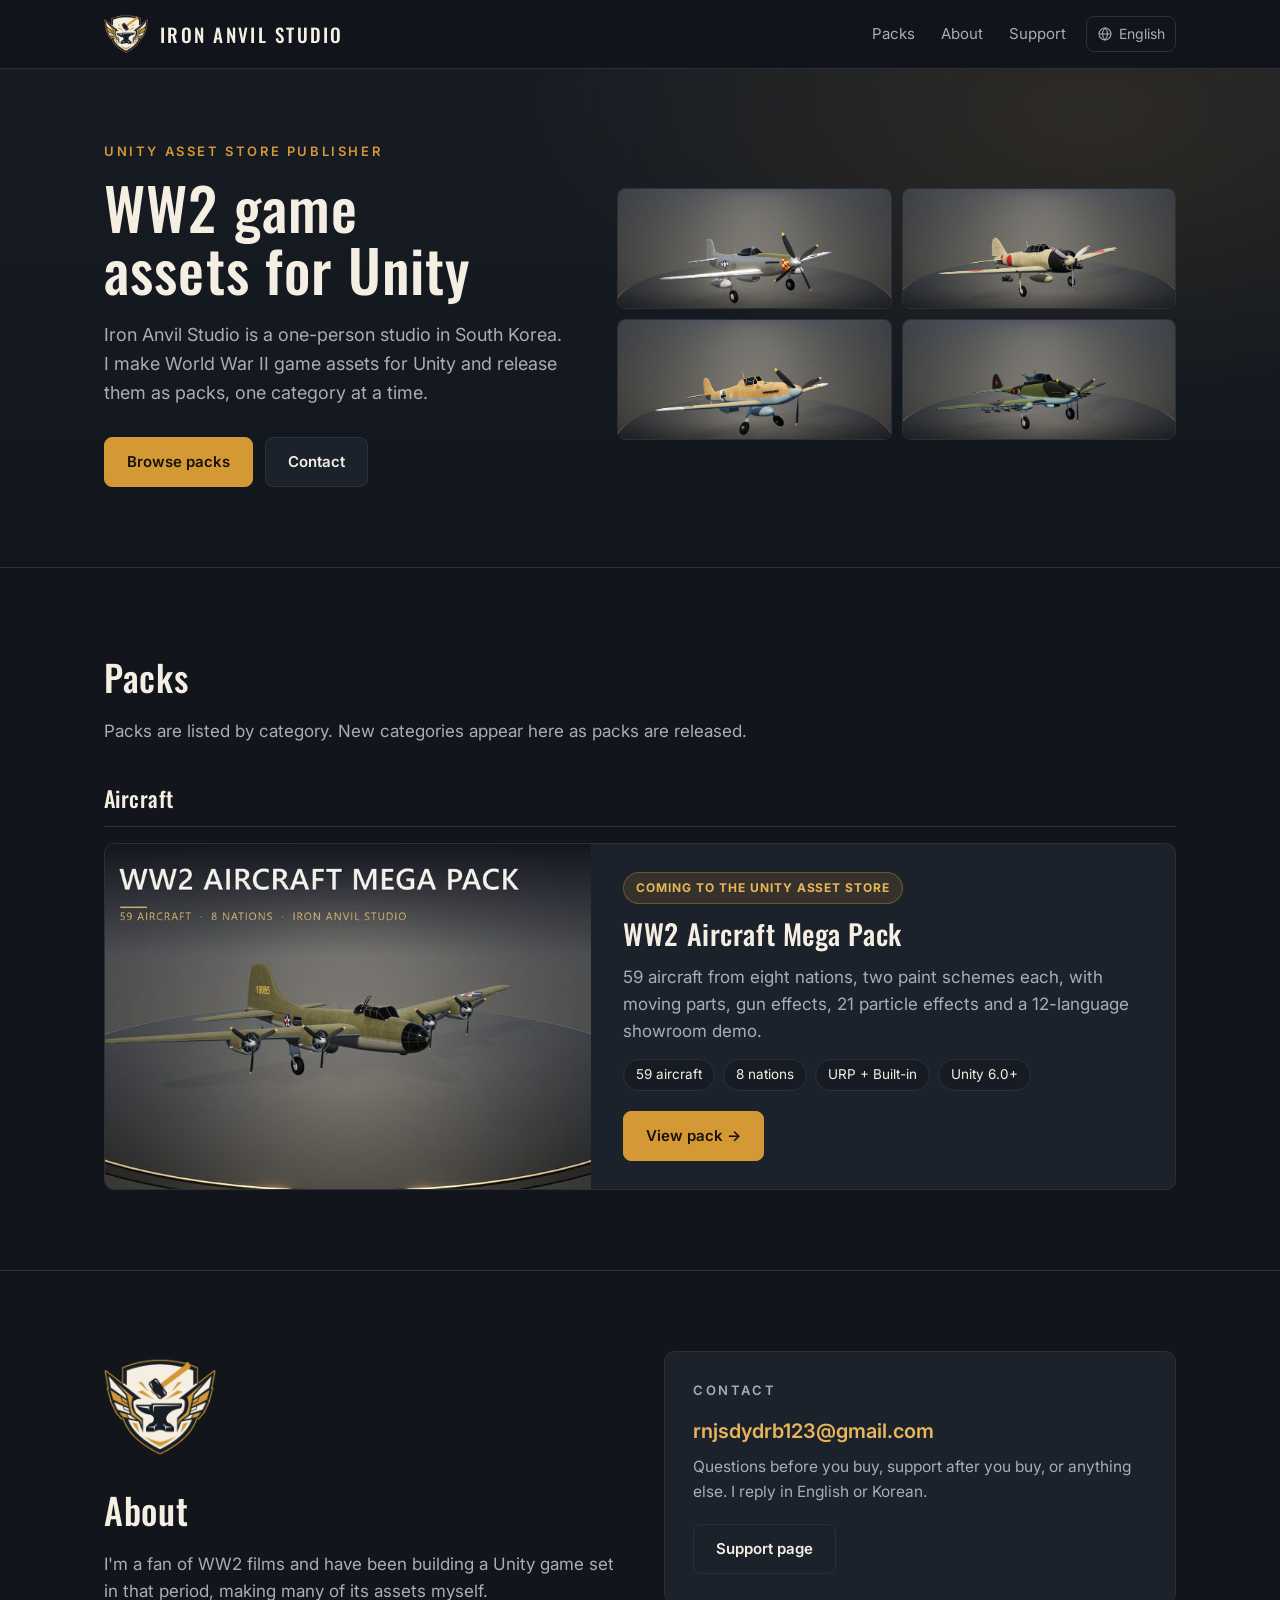
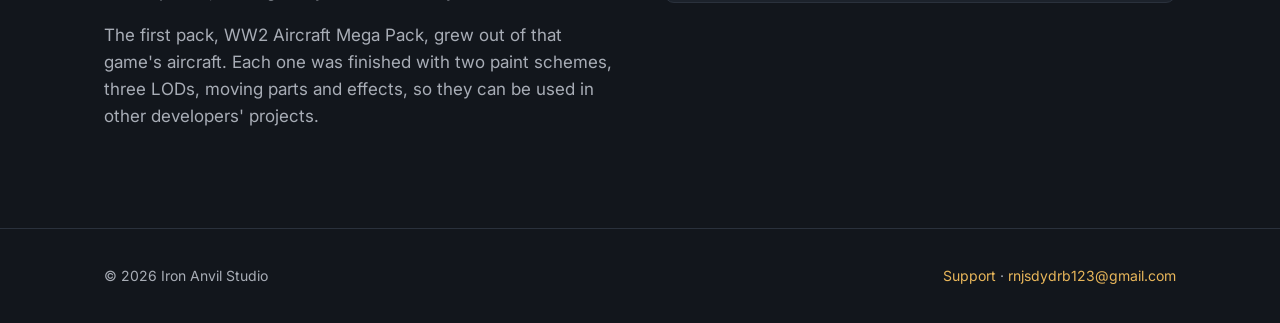
<file: index.html>
<!doctype html>
<html lang="en">
<head>
  <meta charset="utf-8">
  <meta name="viewport" content="width=device-width, initial-scale=1">
  <title>Iron Anvil Studio – WW2 Game Assets for Unity</title>
  <meta name="description" content="Iron Anvil Studio makes World War II game assets for Unity, released as packs by category. First pack: WW2 Aircraft Mega Pack.">
  <meta property="og:title" content="Iron Anvil Studio – WW2 Game Assets for Unity">
  <meta property="og:description" content="Iron Anvil Studio makes World War II game assets for Unity, released as packs by category. First pack: WW2 Aircraft Mega Pack.">
  <meta property="og:image" content="https://rnjsdydrb123.github.io/img/social.jpg">
  <meta property="og:type" content="website">
  <meta property="og:locale" content="en_US">
  <link rel="canonical" href="https://rnjsdydrb123.github.io/">
  <link rel="alternate" hreflang="en" href="https://rnjsdydrb123.github.io/">
  <link rel="alternate" hreflang="ko" href="https://rnjsdydrb123.github.io/ko/">
  <link rel="alternate" hreflang="ja" href="https://rnjsdydrb123.github.io/ja/">
  <link rel="alternate" hreflang="zh-Hans" href="https://rnjsdydrb123.github.io/zh/">
  <link rel="alternate" hreflang="x-default" href="https://rnjsdydrb123.github.io/">
  <link rel="icon" href="img/favicon-32.png" sizes="32x32" type="image/png">
  <link rel="apple-touch-icon" href="img/apple-touch-icon.png">
  <link rel="preconnect" href="https://fonts.googleapis.com">
  <link rel="preconnect" href="https://fonts.gstatic.com" crossorigin>
  <link href="https://fonts.googleapis.com/css2?family=Inter:wght@400;600;700&family=Oswald:wght@500&display=swap" rel="stylesheet">
  <link rel="stylesheet" href="style.css">
</head>
<body>
  <header class="site">
    <div class="wrap">
      <a class="brand" href="index.html">
        <img src="img/logo-128.png" alt="" width="44" height="44">
        <span>Iron Anvil Studio</span>
      </a>
      <nav class="main">
        <a href="index.html#packs">Packs</a>
        <a href="index.html#about">About</a>
        <a href="support.html">Support</a>
      </nav>
      <details class="lang">
        <summary aria-label="Language"><svg viewBox="0 0 24 24" aria-hidden="true"><circle cx="12" cy="12" r="9"/><path d="M3 12h18M12 3c2.5 2.6 3.8 5.6 3.8 9s-1.3 6.4-3.8 9c-2.5-2.6-3.8-5.6-3.8-9S9.5 5.6 12 3z"/></svg><span>English</span></summary>
        <ul><li><a href="index.html" hreflang="en" lang="en" aria-current="true">English</a></li><li><a href="ko/index.html" hreflang="ko" lang="ko">한국어</a></li><li><a href="ja/index.html" hreflang="ja" lang="ja">日本語</a></li><li><a href="zh/index.html" hreflang="zh-Hans" lang="zh-Hans">简体中文</a></li></ul>
      </details>
    </div>
  </header>

  <main>
    <div class="hero">
      <div class="wrap">
        <div>
          <p class="eyebrow">Unity Asset Store publisher</p>
          <h1>WW2 game assets for Unity</h1>
          <p class="lead">Iron Anvil Studio is a one-person studio in South Korea. I make World War II game assets for Unity and release them as packs, one category at a time.</p>
          <div class="actions">
            <a class="btn primary" href="#packs">Browse packs</a>
            <a class="btn" href="#about">Contact</a>
          </div>
        </div>
        <ul class="mosaic">
          <li><a href="packs/ww2-aircraft-mega-pack.html#gallery"><img src="img/thumb/usa-p-51d-a.jpg" alt="P-51D Fighter, United States · Paint A" width="720" height="315"></a></li>
          <li><a href="packs/ww2-aircraft-mega-pack.html#gallery"><img src="img/thumb/jpn-a6m2-a.jpg" alt="A6M2 Carrier Fighter, Japan · Paint A" width="720" height="315"></a></li>
          <li><a href="packs/ww2-aircraft-mega-pack.html#gallery"><img src="img/thumb/ger-bf-109-g-6-a.jpg" alt="Bf 109 G-6 Fighter, Germany · Paint A" width="720" height="315"></a></li>
          <li><a href="packs/ww2-aircraft-mega-pack.html#gallery"><img src="img/thumb/sov-il-2m3-a.jpg" alt="Il-2M3 Ground Attack, Soviet Union · Paint A" width="720" height="315"></a></li>
        </ul>
      </div>
    </div>

    <section id="packs">
      <div class="wrap">
        <h2>Packs</h2>
        <p class="sub">Packs are listed by category. New categories appear here as packs are released.</p>
        <div class="category" id="cat-aircraft">
          <h3>Aircraft</h3>
          <article class="pack-card">
            <a class="pack-img" href="packs/ww2-aircraft-mega-pack.html"><img src="img/thumb/cover.jpg" alt="WW2 Aircraft Mega Pack" width="720" height="480" loading="lazy"></a>
            <div class="pack-body">
              <span class="tag">Coming to the Unity Asset Store</span>
              <h4 lang="en"><a href="packs/ww2-aircraft-mega-pack.html">WW2 Aircraft Mega Pack</a></h4>
              <p>59 aircraft from eight nations, two paint schemes each, with moving parts, gun effects, 21 particle effects and a 12-language showroom demo.</p>
              <ul class="chips"><li>59 aircraft</li><li>8 nations</li><li>URP + Built-in</li><li>Unity 6.0+</li></ul>
              <a class="btn primary" href="packs/ww2-aircraft-mega-pack.html">View pack →</a>
            </div>
          </article>
        </div>
      </div>
    </section>

    <section id="about">
      <div class="wrap about">
        <div>
          <img class="about-logo" src="img/logo-256.png" alt="Iron Anvil Studio" width="112" height="112">
          <h2>About</h2>
          <p>I'm a fan of WW2 films and have been building a Unity game set in that period, making many of its assets myself.</p>
          <p>The first pack, WW2 Aircraft Mega Pack, grew out of that game's aircraft. Each one was finished with two paint schemes, three LODs, moving parts and effects, so they can be used in other developers' projects.</p>
        </div>
        <div class="contact-box">
          <p class="eyebrow">Contact</p>
          <p class="mail"><a href="mailto:rnjsdydrb123@gmail.com">rnjsdydrb123@gmail.com</a></p>
          <p class="muted">Questions before you buy, support after you buy, or anything else. I reply in English or Korean.</p>
          <a class="btn" href="support.html">Support page</a>
        </div>
      </div>
    </section>
  </main>

  <footer class="site">
    <div class="wrap">
      <span>© 2026 Iron Anvil Studio</span>
      <span><a href="support.html">Support</a> · <a href="mailto:rnjsdydrb123@gmail.com">rnjsdydrb123@gmail.com</a></span>
    </div>
  </footer>

  <script src="site.js"></script>
</body>
</html>
</file>
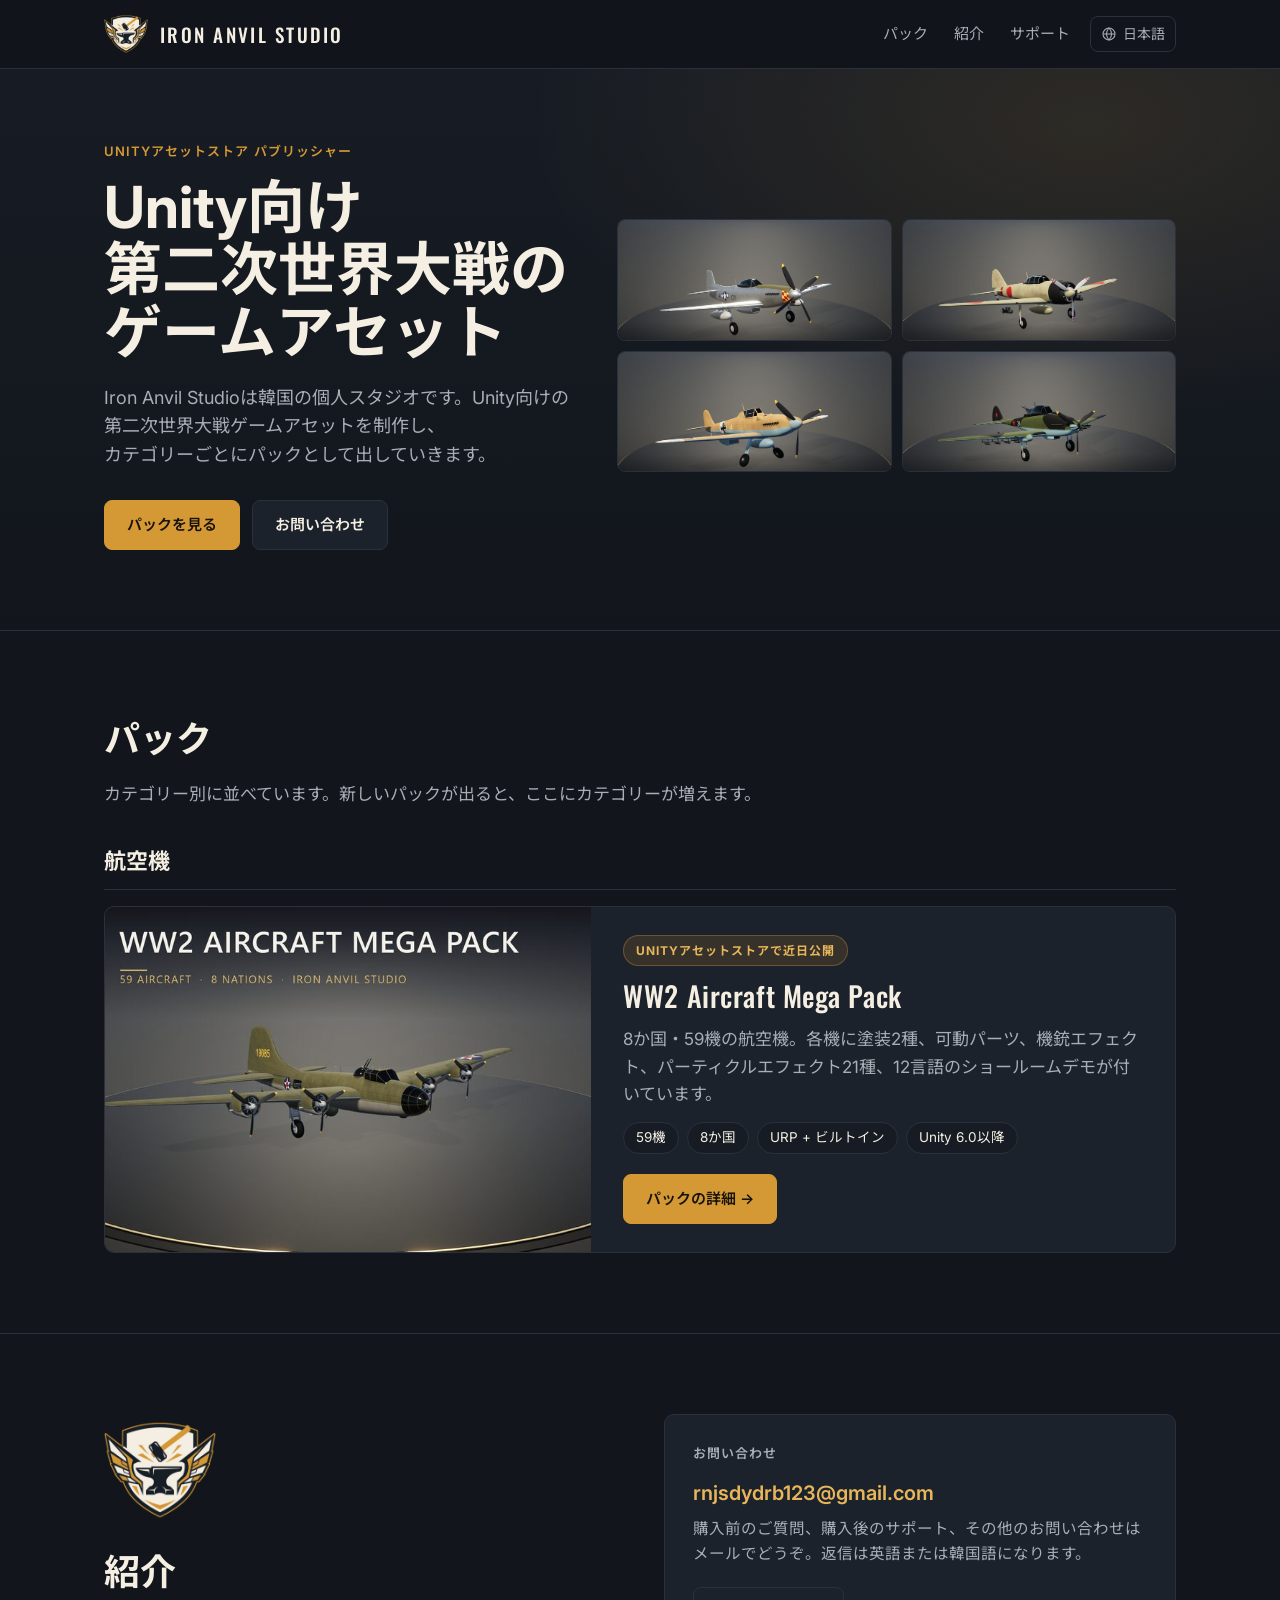
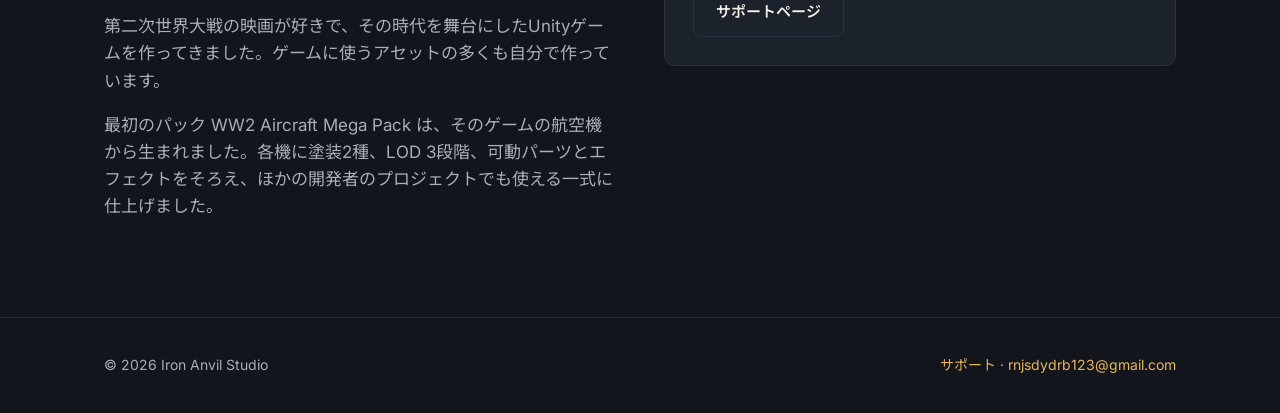
<file: ja/index.html>
<!doctype html>
<html lang="ja">
<head>
  <meta charset="utf-8">
  <meta name="viewport" content="width=device-width, initial-scale=1">
  <title>Iron Anvil Studio – Unity向け第二次世界大戦ゲームアセット</title>
  <meta name="description" content="Iron Anvil Studioは、Unity向けの第二次世界大戦ゲームアセットをカテゴリー別のパックで制作しています。最初のパック：WW2 Aircraft Mega Pack。">
  <meta property="og:title" content="Iron Anvil Studio – Unity向け第二次世界大戦ゲームアセット">
  <meta property="og:description" content="Iron Anvil Studioは、Unity向けの第二次世界大戦ゲームアセットをカテゴリー別のパックで制作しています。最初のパック：WW2 Aircraft Mega Pack。">
  <meta property="og:image" content="https://rnjsdydrb123.github.io/img/social.jpg">
  <meta property="og:type" content="website">
  <meta property="og:locale" content="ja_JP">
  <link rel="canonical" href="https://rnjsdydrb123.github.io/ja/">
  <link rel="alternate" hreflang="en" href="https://rnjsdydrb123.github.io/">
  <link rel="alternate" hreflang="ko" href="https://rnjsdydrb123.github.io/ko/">
  <link rel="alternate" hreflang="ja" href="https://rnjsdydrb123.github.io/ja/">
  <link rel="alternate" hreflang="zh-Hans" href="https://rnjsdydrb123.github.io/zh/">
  <link rel="alternate" hreflang="x-default" href="https://rnjsdydrb123.github.io/">
  <link rel="icon" href="../img/favicon-32.png" sizes="32x32" type="image/png">
  <link rel="apple-touch-icon" href="../img/apple-touch-icon.png">
  <link rel="preconnect" href="https://fonts.googleapis.com">
  <link rel="preconnect" href="https://fonts.gstatic.com" crossorigin>
  <link href="https://fonts.googleapis.com/css2?family=Inter:wght@400;600;700&family=Oswald:wght@500&family=Noto+Sans+JP:wght@400;700&display=swap" rel="stylesheet">
  <link rel="stylesheet" href="../style.css">
</head>
<body>
  <header class="site">
    <div class="wrap">
      <a class="brand" href="../ja/index.html">
        <img src="../img/logo-128.png" alt="" width="44" height="44">
        <span>Iron Anvil Studio</span>
      </a>
      <nav class="main">
        <a href="../ja/index.html#packs">パック</a>
        <a href="../ja/index.html#about">紹介</a>
        <a href="../ja/support.html">サポート</a>
      </nav>
      <details class="lang">
        <summary aria-label="言語"><svg viewBox="0 0 24 24" aria-hidden="true"><circle cx="12" cy="12" r="9"/><path d="M3 12h18M12 3c2.5 2.6 3.8 5.6 3.8 9s-1.3 6.4-3.8 9c-2.5-2.6-3.8-5.6-3.8-9S9.5 5.6 12 3z"/></svg><span>日本語</span></summary>
        <ul><li><a href="../index.html" hreflang="en" lang="en">English</a></li><li><a href="../ko/index.html" hreflang="ko" lang="ko">한국어</a></li><li><a href="../ja/index.html" hreflang="ja" lang="ja" aria-current="true">日本語</a></li><li><a href="../zh/index.html" hreflang="zh-Hans" lang="zh-Hans">简体中文</a></li></ul>
      </details>
    </div>
  </header>

  <main>
    <div class="hero">
      <div class="wrap">
        <div>
          <p class="eyebrow">Unityアセットストア パブリッシャー</p>
          <h1>Unity向け 第二次世界大戦のゲームアセット</h1>
          <p class="lead">Iron Anvil Studioは韓国の個人スタジオです。Unity向けの第二次世界大戦ゲームアセットを制作し、カテゴリーごとにパックとして出していきます。</p>
          <div class="actions">
            <a class="btn primary" href="#packs">パックを見る</a>
            <a class="btn" href="#about">お問い合わせ</a>
          </div>
        </div>
        <ul class="mosaic">
          <li><a href="../ja/packs/ww2-aircraft-mega-pack.html#gallery"><img src="../img/thumb/usa-p-51d-a.jpg" alt="P-51D Fighter, アメリカ · 塗装A" width="720" height="315"></a></li>
          <li><a href="../ja/packs/ww2-aircraft-mega-pack.html#gallery"><img src="../img/thumb/jpn-a6m2-a.jpg" alt="A6M2 Carrier Fighter, 日本 · 塗装A" width="720" height="315"></a></li>
          <li><a href="../ja/packs/ww2-aircraft-mega-pack.html#gallery"><img src="../img/thumb/ger-bf-109-g-6-a.jpg" alt="Bf 109 G-6 Fighter, ドイツ · 塗装A" width="720" height="315"></a></li>
          <li><a href="../ja/packs/ww2-aircraft-mega-pack.html#gallery"><img src="../img/thumb/sov-il-2m3-a.jpg" alt="Il-2M3 Ground Attack, ソ連 · 塗装A" width="720" height="315"></a></li>
        </ul>
      </div>
    </div>

    <section id="packs">
      <div class="wrap">
        <h2>パック</h2>
        <p class="sub">カテゴリー別に並べています。新しいパックが出ると、ここにカテゴリーが増えます。</p>
        <div class="category" id="cat-aircraft">
          <h3>航空機</h3>
          <article class="pack-card">
            <a class="pack-img" href="../ja/packs/ww2-aircraft-mega-pack.html"><img src="../img/thumb/cover.jpg" alt="WW2 Aircraft Mega Pack" width="720" height="480" loading="lazy"></a>
            <div class="pack-body">
              <span class="tag">Unityアセットストアで近日公開</span>
              <h4 lang="en"><a href="../ja/packs/ww2-aircraft-mega-pack.html">WW2 Aircraft Mega Pack</a></h4>
              <p>8か国・59機の航空機。各機に塗装2種、可動パーツ、機銃エフェクト、パーティクルエフェクト21種、12言語のショールームデモが付いています。</p>
              <ul class="chips"><li>59機</li><li>8か国</li><li>URP + ビルトイン</li><li>Unity 6.0以降</li></ul>
              <a class="btn primary" href="../ja/packs/ww2-aircraft-mega-pack.html">パックの詳細 →</a>
            </div>
          </article>
        </div>
      </div>
    </section>

    <section id="about">
      <div class="wrap about">
        <div>
          <img class="about-logo" src="../img/logo-256.png" alt="Iron Anvil Studio" width="112" height="112">
          <h2>紹介</h2>
          <p>第二次世界大戦の映画が好きで、その時代を舞台にしたUnityゲームを作ってきました。ゲームに使うアセットの多くも自分で作っています。</p>
          <p>最初のパック WW2 Aircraft Mega Pack は、そのゲームの航空機から生まれました。各機に塗装2種、LOD 3段階、可動パーツとエフェクトをそろえ、ほかの開発者のプロジェクトでも使える一式に仕上げました。</p>
        </div>
        <div class="contact-box">
          <p class="eyebrow">お問い合わせ</p>
          <p class="mail"><a href="mailto:rnjsdydrb123@gmail.com">rnjsdydrb123@gmail.com</a></p>
          <p class="muted">購入前のご質問、購入後のサポート、その他のお問い合わせはメールでどうぞ。返信は英語または韓国語になります。</p>
          <a class="btn" href="../ja/support.html">サポートページ</a>
        </div>
      </div>
    </section>
  </main>

  <footer class="site">
    <div class="wrap">
      <span>© 2026 Iron Anvil Studio</span>
      <span><a href="../ja/support.html">サポート</a> · <a href="mailto:rnjsdydrb123@gmail.com">rnjsdydrb123@gmail.com</a></span>
    </div>
  </footer>

  <script src="../site.js"></script>
</body>
</html>
</file>
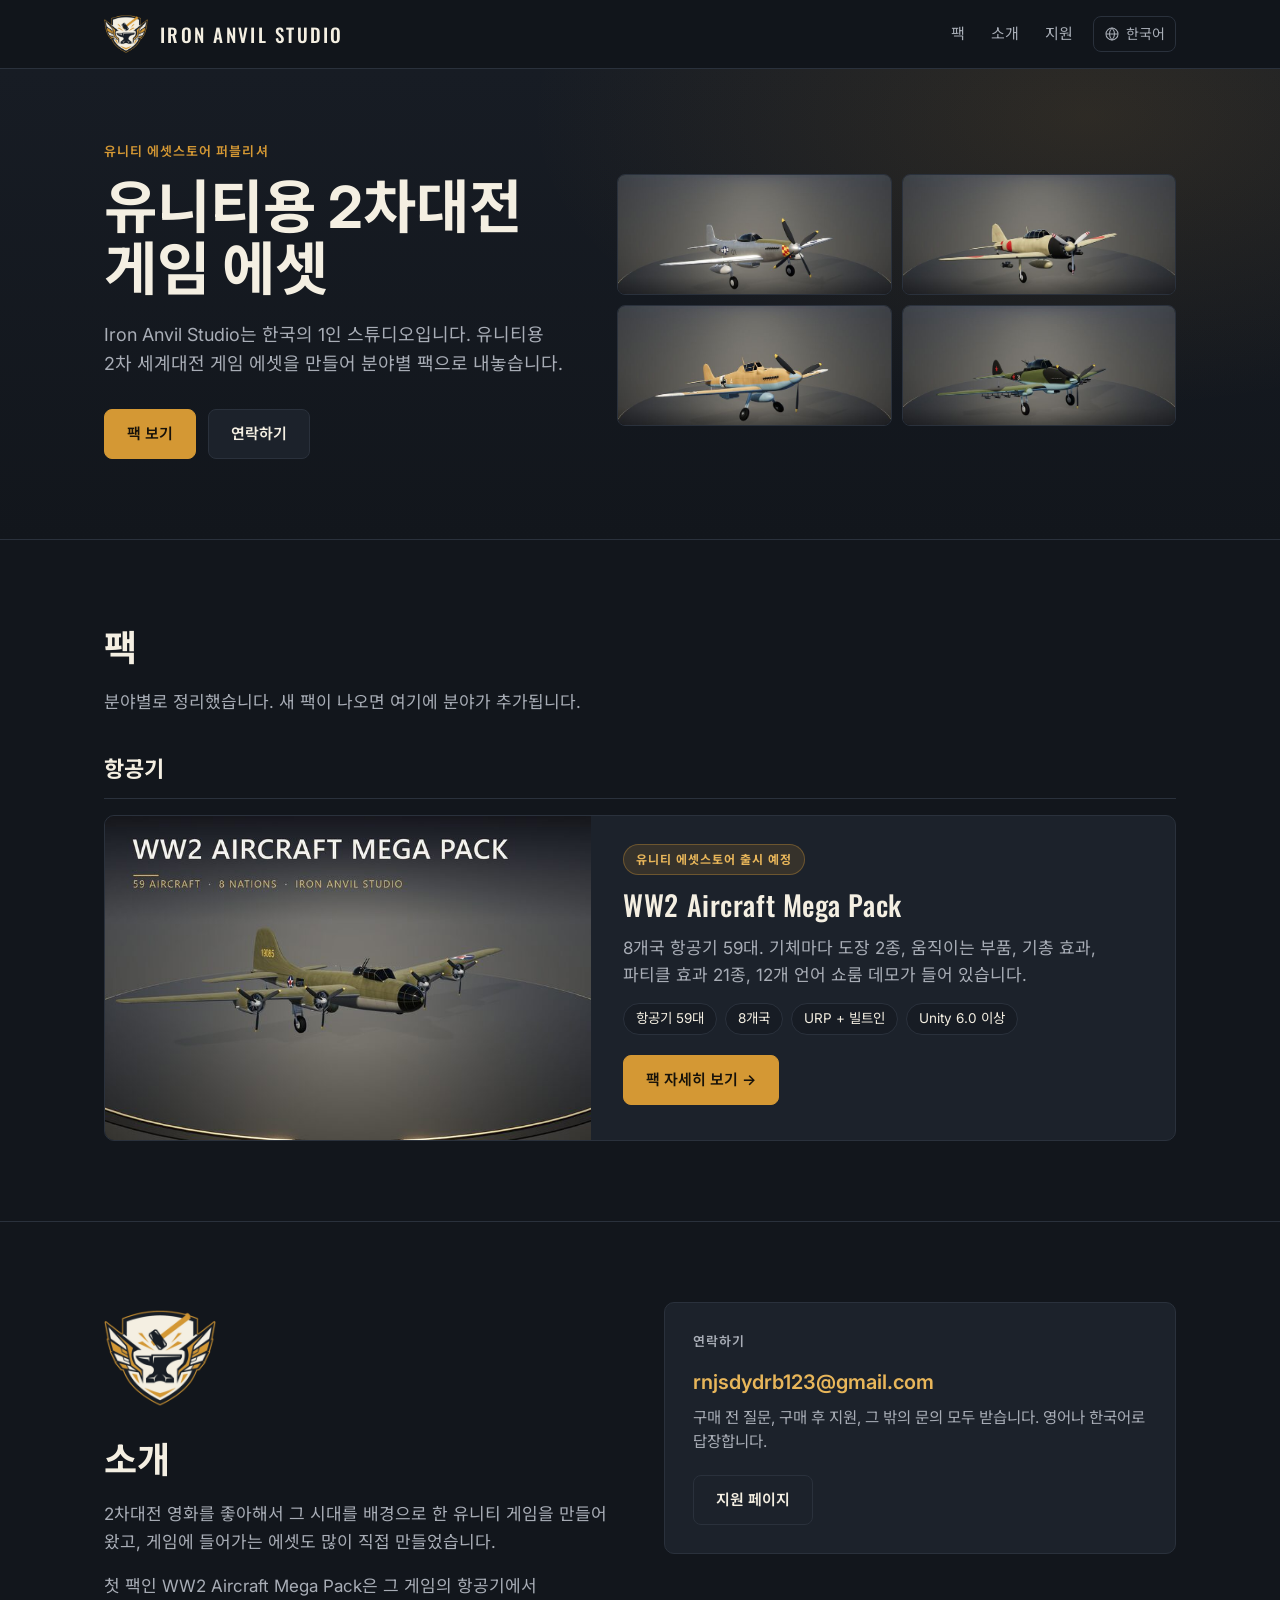
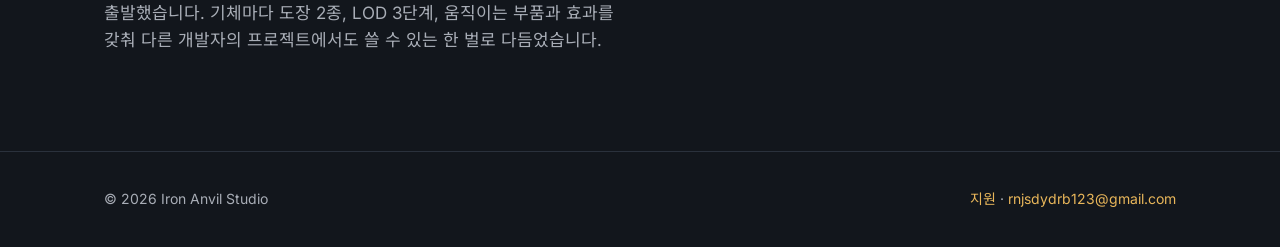
<file: ko/index.html>
<!doctype html>
<html lang="ko">
<head>
  <meta charset="utf-8">
  <meta name="viewport" content="width=device-width, initial-scale=1">
  <title>Iron Anvil Studio – 유니티용 2차대전 게임 에셋</title>
  <meta name="description" content="Iron Anvil Studio는 유니티용 2차 세계대전 게임 에셋을 분야별 팩으로 만듭니다. 첫 팩: WW2 Aircraft Mega Pack.">
  <meta property="og:title" content="Iron Anvil Studio – 유니티용 2차대전 게임 에셋">
  <meta property="og:description" content="Iron Anvil Studio는 유니티용 2차 세계대전 게임 에셋을 분야별 팩으로 만듭니다. 첫 팩: WW2 Aircraft Mega Pack.">
  <meta property="og:image" content="https://rnjsdydrb123.github.io/img/social.jpg">
  <meta property="og:type" content="website">
  <meta property="og:locale" content="ko_KR">
  <link rel="canonical" href="https://rnjsdydrb123.github.io/ko/">
  <link rel="alternate" hreflang="en" href="https://rnjsdydrb123.github.io/">
  <link rel="alternate" hreflang="ko" href="https://rnjsdydrb123.github.io/ko/">
  <link rel="alternate" hreflang="ja" href="https://rnjsdydrb123.github.io/ja/">
  <link rel="alternate" hreflang="zh-Hans" href="https://rnjsdydrb123.github.io/zh/">
  <link rel="alternate" hreflang="x-default" href="https://rnjsdydrb123.github.io/">
  <link rel="icon" href="../img/favicon-32.png" sizes="32x32" type="image/png">
  <link rel="apple-touch-icon" href="../img/apple-touch-icon.png">
  <link rel="preconnect" href="https://fonts.googleapis.com">
  <link rel="preconnect" href="https://fonts.gstatic.com" crossorigin>
  <link href="https://fonts.googleapis.com/css2?family=Inter:wght@400;600;700&family=Oswald:wght@500&family=Noto+Sans+KR:wght@400;700&display=swap" rel="stylesheet">
  <link rel="stylesheet" href="../style.css">
</head>
<body>
  <header class="site">
    <div class="wrap">
      <a class="brand" href="../ko/index.html">
        <img src="../img/logo-128.png" alt="" width="44" height="44">
        <span>Iron Anvil Studio</span>
      </a>
      <nav class="main">
        <a href="../ko/index.html#packs">팩</a>
        <a href="../ko/index.html#about">소개</a>
        <a href="../ko/support.html">지원</a>
      </nav>
      <details class="lang">
        <summary aria-label="언어"><svg viewBox="0 0 24 24" aria-hidden="true"><circle cx="12" cy="12" r="9"/><path d="M3 12h18M12 3c2.5 2.6 3.8 5.6 3.8 9s-1.3 6.4-3.8 9c-2.5-2.6-3.8-5.6-3.8-9S9.5 5.6 12 3z"/></svg><span>한국어</span></summary>
        <ul><li><a href="../index.html" hreflang="en" lang="en">English</a></li><li><a href="../ko/index.html" hreflang="ko" lang="ko" aria-current="true">한국어</a></li><li><a href="../ja/index.html" hreflang="ja" lang="ja">日本語</a></li><li><a href="../zh/index.html" hreflang="zh-Hans" lang="zh-Hans">简体中文</a></li></ul>
      </details>
    </div>
  </header>

  <main>
    <div class="hero">
      <div class="wrap">
        <div>
          <p class="eyebrow">유니티 에셋스토어 퍼블리셔</p>
          <h1>유니티용 2차대전 게임 에셋</h1>
          <p class="lead">Iron Anvil Studio는 한국의 1인 스튜디오입니다. 유니티용 2차 세계대전 게임 에셋을 만들어 분야별 팩으로 내놓습니다.</p>
          <div class="actions">
            <a class="btn primary" href="#packs">팩 보기</a>
            <a class="btn" href="#about">연락하기</a>
          </div>
        </div>
        <ul class="mosaic">
          <li><a href="../ko/packs/ww2-aircraft-mega-pack.html#gallery"><img src="../img/thumb/usa-p-51d-a.jpg" alt="P-51D Fighter, 미국 · 도장 A" width="720" height="315"></a></li>
          <li><a href="../ko/packs/ww2-aircraft-mega-pack.html#gallery"><img src="../img/thumb/jpn-a6m2-a.jpg" alt="A6M2 Carrier Fighter, 일본 · 도장 A" width="720" height="315"></a></li>
          <li><a href="../ko/packs/ww2-aircraft-mega-pack.html#gallery"><img src="../img/thumb/ger-bf-109-g-6-a.jpg" alt="Bf 109 G-6 Fighter, 독일 · 도장 A" width="720" height="315"></a></li>
          <li><a href="../ko/packs/ww2-aircraft-mega-pack.html#gallery"><img src="../img/thumb/sov-il-2m3-a.jpg" alt="Il-2M3 Ground Attack, 소련 · 도장 A" width="720" height="315"></a></li>
        </ul>
      </div>
    </div>

    <section id="packs">
      <div class="wrap">
        <h2>팩</h2>
        <p class="sub">분야별로 정리했습니다. 새 팩이 나오면 여기에 분야가 추가됩니다.</p>
        <div class="category" id="cat-aircraft">
          <h3>항공기</h3>
          <article class="pack-card">
            <a class="pack-img" href="../ko/packs/ww2-aircraft-mega-pack.html"><img src="../img/thumb/cover.jpg" alt="WW2 Aircraft Mega Pack" width="720" height="480" loading="lazy"></a>
            <div class="pack-body">
              <span class="tag">유니티 에셋스토어 출시 예정</span>
              <h4 lang="en"><a href="../ko/packs/ww2-aircraft-mega-pack.html">WW2 Aircraft Mega Pack</a></h4>
              <p>8개국 항공기 59대. 기체마다 도장 2종, 움직이는 부품, 기총 효과, 파티클 효과 21종, 12개 언어 쇼룸 데모가 들어 있습니다.</p>
              <ul class="chips"><li>항공기 59대</li><li>8개국</li><li>URP + 빌트인</li><li>Unity 6.0 이상</li></ul>
              <a class="btn primary" href="../ko/packs/ww2-aircraft-mega-pack.html">팩 자세히 보기 →</a>
            </div>
          </article>
        </div>
      </div>
    </section>

    <section id="about">
      <div class="wrap about">
        <div>
          <img class="about-logo" src="../img/logo-256.png" alt="Iron Anvil Studio" width="112" height="112">
          <h2>소개</h2>
          <p>2차대전 영화를 좋아해서 그 시대를 배경으로 한 유니티 게임을 만들어 왔고, 게임에 들어가는 에셋도 많이 직접 만들었습니다.</p>
          <p>첫 팩인 WW2 Aircraft Mega Pack은 그 게임의 항공기에서 출발했습니다. 기체마다 도장 2종, LOD 3단계, 움직이는 부품과 효과를 갖춰 다른 개발자의 프로젝트에서도 쓸 수 있는 한 벌로 다듬었습니다.</p>
        </div>
        <div class="contact-box">
          <p class="eyebrow">연락하기</p>
          <p class="mail"><a href="mailto:rnjsdydrb123@gmail.com">rnjsdydrb123@gmail.com</a></p>
          <p class="muted">구매 전 질문, 구매 후 지원, 그 밖의 문의 모두 받습니다. 영어나 한국어로 답장합니다.</p>
          <a class="btn" href="../ko/support.html">지원 페이지</a>
        </div>
      </div>
    </section>
  </main>

  <footer class="site">
    <div class="wrap">
      <span>© 2026 Iron Anvil Studio</span>
      <span><a href="../ko/support.html">지원</a> · <a href="mailto:rnjsdydrb123@gmail.com">rnjsdydrb123@gmail.com</a></span>
    </div>
  </footer>

  <script src="../site.js"></script>
</body>
</html>
</file>
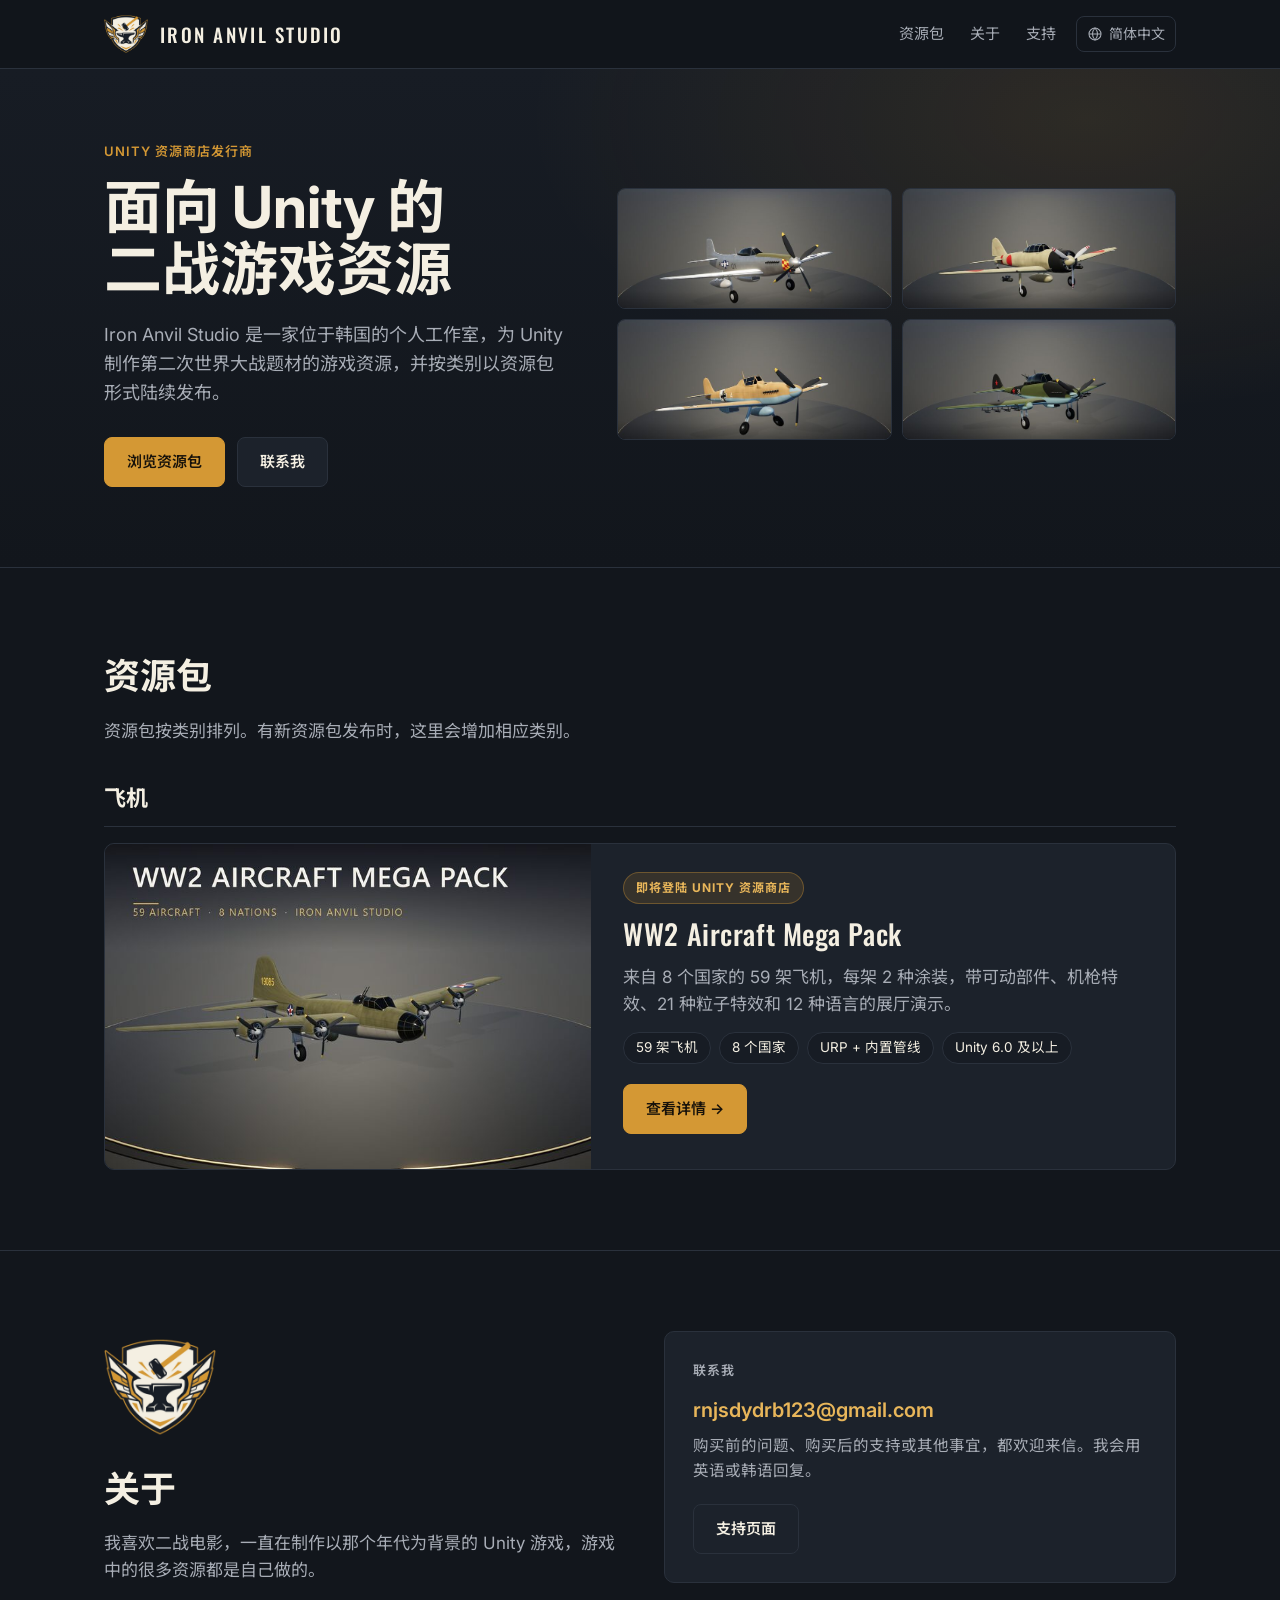
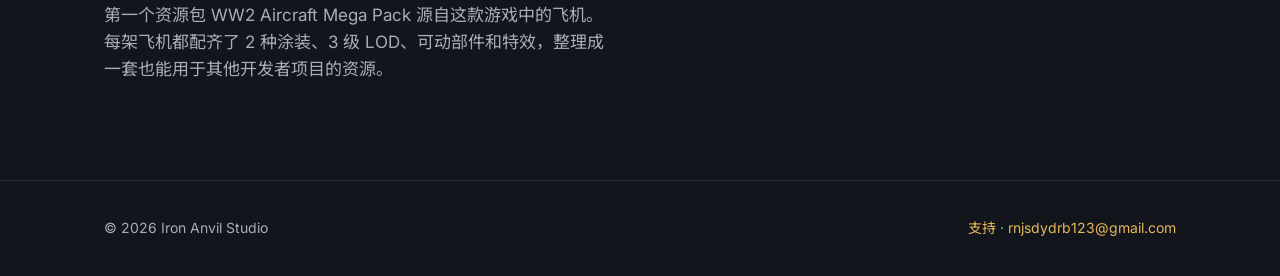
<file: zh/index.html>
<!doctype html>
<html lang="zh-Hans">
<head>
  <meta charset="utf-8">
  <meta name="viewport" content="width=device-width, initial-scale=1">
  <title>Iron Anvil Studio – 面向 Unity 的二战游戏资源</title>
  <meta name="description" content="Iron Anvil Studio 为 Unity 制作第二次世界大战游戏资源，按类别以资源包形式发布。第一个资源包：WW2 Aircraft Mega Pack。">
  <meta property="og:title" content="Iron Anvil Studio – 面向 Unity 的二战游戏资源">
  <meta property="og:description" content="Iron Anvil Studio 为 Unity 制作第二次世界大战游戏资源，按类别以资源包形式发布。第一个资源包：WW2 Aircraft Mega Pack。">
  <meta property="og:image" content="https://rnjsdydrb123.github.io/img/social.jpg">
  <meta property="og:type" content="website">
  <meta property="og:locale" content="zh_CN">
  <link rel="canonical" href="https://rnjsdydrb123.github.io/zh/">
  <link rel="alternate" hreflang="en" href="https://rnjsdydrb123.github.io/">
  <link rel="alternate" hreflang="ko" href="https://rnjsdydrb123.github.io/ko/">
  <link rel="alternate" hreflang="ja" href="https://rnjsdydrb123.github.io/ja/">
  <link rel="alternate" hreflang="zh-Hans" href="https://rnjsdydrb123.github.io/zh/">
  <link rel="alternate" hreflang="x-default" href="https://rnjsdydrb123.github.io/">
  <link rel="icon" href="../img/favicon-32.png" sizes="32x32" type="image/png">
  <link rel="apple-touch-icon" href="../img/apple-touch-icon.png">
  <link rel="preconnect" href="https://fonts.googleapis.com">
  <link rel="preconnect" href="https://fonts.gstatic.com" crossorigin>
  <link href="https://fonts.googleapis.com/css2?family=Inter:wght@400;600;700&family=Oswald:wght@500&family=Noto+Sans+SC:wght@400;700&display=swap" rel="stylesheet">
  <link rel="stylesheet" href="../style.css">
</head>
<body>
  <header class="site">
    <div class="wrap">
      <a class="brand" href="../zh/index.html">
        <img src="../img/logo-128.png" alt="" width="44" height="44">
        <span>Iron Anvil Studio</span>
      </a>
      <nav class="main">
        <a href="../zh/index.html#packs">资源包</a>
        <a href="../zh/index.html#about">关于</a>
        <a href="../zh/support.html">支持</a>
      </nav>
      <details class="lang">
        <summary aria-label="语言"><svg viewBox="0 0 24 24" aria-hidden="true"><circle cx="12" cy="12" r="9"/><path d="M3 12h18M12 3c2.5 2.6 3.8 5.6 3.8 9s-1.3 6.4-3.8 9c-2.5-2.6-3.8-5.6-3.8-9S9.5 5.6 12 3z"/></svg><span>简体中文</span></summary>
        <ul><li><a href="../index.html" hreflang="en" lang="en">English</a></li><li><a href="../ko/index.html" hreflang="ko" lang="ko">한국어</a></li><li><a href="../ja/index.html" hreflang="ja" lang="ja">日本語</a></li><li><a href="../zh/index.html" hreflang="zh-Hans" lang="zh-Hans" aria-current="true">简体中文</a></li></ul>
      </details>
    </div>
  </header>

  <main>
    <div class="hero">
      <div class="wrap">
        <div>
          <p class="eyebrow">Unity 资源商店发行商</p>
          <h1>面向 Unity 的二战游戏资源</h1>
          <p class="lead">Iron Anvil Studio 是一家位于韩国的个人工作室，为 Unity 制作第二次世界大战题材的游戏资源，并按类别以资源包形式陆续发布。</p>
          <div class="actions">
            <a class="btn primary" href="#packs">浏览资源包</a>
            <a class="btn" href="#about">联系我</a>
          </div>
        </div>
        <ul class="mosaic">
          <li><a href="../zh/packs/ww2-aircraft-mega-pack.html#gallery"><img src="../img/thumb/usa-p-51d-a.jpg" alt="P-51D Fighter, 美国 · 涂装 A" width="720" height="315"></a></li>
          <li><a href="../zh/packs/ww2-aircraft-mega-pack.html#gallery"><img src="../img/thumb/jpn-a6m2-a.jpg" alt="A6M2 Carrier Fighter, 日本 · 涂装 A" width="720" height="315"></a></li>
          <li><a href="../zh/packs/ww2-aircraft-mega-pack.html#gallery"><img src="../img/thumb/ger-bf-109-g-6-a.jpg" alt="Bf 109 G-6 Fighter, 德国 · 涂装 A" width="720" height="315"></a></li>
          <li><a href="../zh/packs/ww2-aircraft-mega-pack.html#gallery"><img src="../img/thumb/sov-il-2m3-a.jpg" alt="Il-2M3 Ground Attack, 苏联 · 涂装 A" width="720" height="315"></a></li>
        </ul>
      </div>
    </div>

    <section id="packs">
      <div class="wrap">
        <h2>资源包</h2>
        <p class="sub">资源包按类别排列。有新资源包发布时，这里会增加相应类别。</p>
        <div class="category" id="cat-aircraft">
          <h3>飞机</h3>
          <article class="pack-card">
            <a class="pack-img" href="../zh/packs/ww2-aircraft-mega-pack.html"><img src="../img/thumb/cover.jpg" alt="WW2 Aircraft Mega Pack" width="720" height="480" loading="lazy"></a>
            <div class="pack-body">
              <span class="tag">即将登陆 Unity 资源商店</span>
              <h4 lang="en"><a href="../zh/packs/ww2-aircraft-mega-pack.html">WW2 Aircraft Mega Pack</a></h4>
              <p>来自 8 个国家的 59 架飞机，每架 2 种涂装，带可动部件、机枪特效、21 种粒子特效和 12 种语言的展厅演示。</p>
              <ul class="chips"><li>59 架飞机</li><li>8 个国家</li><li>URP + 内置管线</li><li>Unity 6.0 及以上</li></ul>
              <a class="btn primary" href="../zh/packs/ww2-aircraft-mega-pack.html">查看详情 →</a>
            </div>
          </article>
        </div>
      </div>
    </section>

    <section id="about">
      <div class="wrap about">
        <div>
          <img class="about-logo" src="../img/logo-256.png" alt="Iron Anvil Studio" width="112" height="112">
          <h2>关于</h2>
          <p>我喜欢二战电影，一直在制作以那个年代为背景的 Unity 游戏，游戏中的很多资源都是自己做的。</p>
          <p>第一个资源包 WW2 Aircraft Mega Pack 源自这款游戏中的飞机。每架飞机都配齐了 2 种涂装、3 级 LOD、可动部件和特效，整理成一套也能用于其他开发者项目的资源。</p>
        </div>
        <div class="contact-box">
          <p class="eyebrow">联系我</p>
          <p class="mail"><a href="mailto:rnjsdydrb123@gmail.com">rnjsdydrb123@gmail.com</a></p>
          <p class="muted">购买前的问题、购买后的支持或其他事宜，都欢迎来信。我会用英语或韩语回复。</p>
          <a class="btn" href="../zh/support.html">支持页面</a>
        </div>
      </div>
    </section>
  </main>

  <footer class="site">
    <div class="wrap">
      <span>© 2026 Iron Anvil Studio</span>
      <span><a href="../zh/support.html">支持</a> · <a href="mailto:rnjsdydrb123@gmail.com">rnjsdydrb123@gmail.com</a></span>
    </div>
  </footer>

  <script src="../site.js"></script>
</body>
</html>
</file>
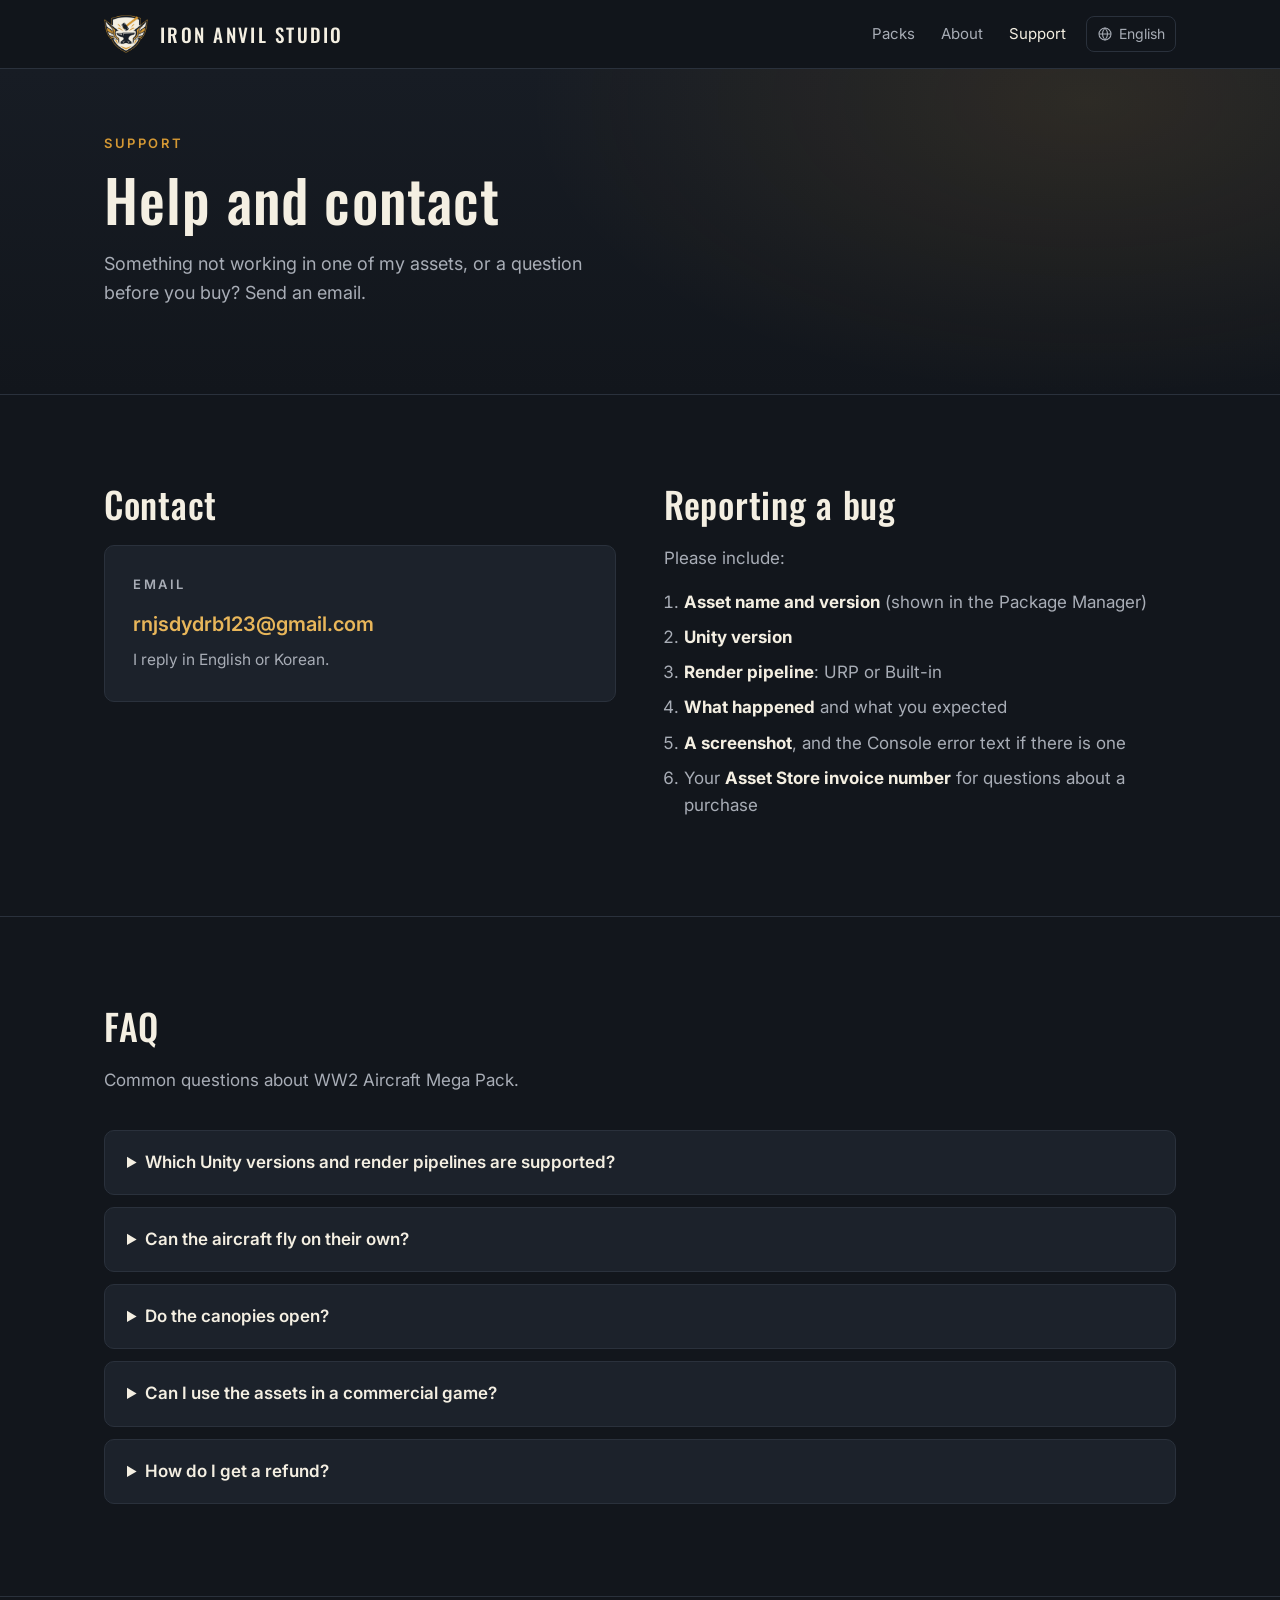
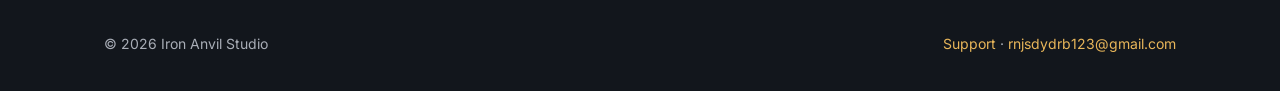
<file: support.html>
<!doctype html>
<html lang="en">
<head>
  <meta charset="utf-8">
  <meta name="viewport" content="width=device-width, initial-scale=1">
  <title>Support – Iron Anvil Studio</title>
  <meta name="description" content="Support and contact for Iron Anvil Studio Unity assets.">
  <meta property="og:title" content="Support – Iron Anvil Studio">
  <meta property="og:description" content="Support and contact for Iron Anvil Studio Unity assets.">
  <meta property="og:image" content="https://rnjsdydrb123.github.io/img/social.jpg">
  <meta property="og:type" content="website">
  <meta property="og:locale" content="en_US">
  <link rel="canonical" href="https://rnjsdydrb123.github.io/support.html">
  <link rel="alternate" hreflang="en" href="https://rnjsdydrb123.github.io/support.html">
  <link rel="alternate" hreflang="ko" href="https://rnjsdydrb123.github.io/ko/support.html">
  <link rel="alternate" hreflang="ja" href="https://rnjsdydrb123.github.io/ja/support.html">
  <link rel="alternate" hreflang="zh-Hans" href="https://rnjsdydrb123.github.io/zh/support.html">
  <link rel="alternate" hreflang="x-default" href="https://rnjsdydrb123.github.io/support.html">
  <link rel="icon" href="img/favicon-32.png" sizes="32x32" type="image/png">
  <link rel="apple-touch-icon" href="img/apple-touch-icon.png">
  <link rel="preconnect" href="https://fonts.googleapis.com">
  <link rel="preconnect" href="https://fonts.gstatic.com" crossorigin>
  <link href="https://fonts.googleapis.com/css2?family=Inter:wght@400;600;700&family=Oswald:wght@500&display=swap" rel="stylesheet">
  <link rel="stylesheet" href="style.css">
</head>
<body>
  <header class="site">
    <div class="wrap">
      <a class="brand" href="index.html">
        <img src="img/logo-128.png" alt="" width="44" height="44">
        <span>Iron Anvil Studio</span>
      </a>
      <nav class="main">
        <a href="index.html#packs">Packs</a>
        <a href="index.html#about">About</a>
        <a href="support.html" class="active">Support</a>
      </nav>
      <details class="lang">
        <summary aria-label="Language"><svg viewBox="0 0 24 24" aria-hidden="true"><circle cx="12" cy="12" r="9"/><path d="M3 12h18M12 3c2.5 2.6 3.8 5.6 3.8 9s-1.3 6.4-3.8 9c-2.5-2.6-3.8-5.6-3.8-9S9.5 5.6 12 3z"/></svg><span>English</span></summary>
        <ul><li><a href="support.html" hreflang="en" lang="en" aria-current="true">English</a></li><li><a href="ko/support.html" hreflang="ko" lang="ko">한국어</a></li><li><a href="ja/support.html" hreflang="ja" lang="ja">日本語</a></li><li><a href="zh/support.html" hreflang="zh-Hans" lang="zh-Hans">简体中文</a></li></ul>
      </details>
    </div>
  </header>

  <main>
    <div class="hero small">
      <div class="wrap">
        <p class="eyebrow">Support</p>
        <h1>Help and contact</h1>
        <p class="lead">Something not working in one of my assets, or a question before you buy? Send an email.</p>
      </div>
    </div>

    <section>
      <div class="wrap about">
        <div>
          <h2>Contact</h2>
          <div class="contact-box">
            <p class="eyebrow">Email</p>
            <p class="mail"><a href="mailto:rnjsdydrb123@gmail.com">rnjsdydrb123@gmail.com</a></p>
            <p class="muted" style="margin-bottom: 0;">I reply in English or Korean.</p>
          </div>
        </div>
        <div>
          <h2>Reporting a bug</h2>
          <p>Please include:</p>
          <ol class="steps">
            <li><strong>Asset name and version</strong> (shown in the Package Manager)</li>
            <li><strong>Unity version</strong></li>
            <li><strong>Render pipeline</strong>: URP or Built-in</li>
            <li><strong>What happened</strong> and what you expected</li>
            <li><strong>A screenshot</strong>, and the Console error text if there is one</li>
            <li>Your <strong>Asset Store invoice number</strong> for questions about a purchase</li>
          </ol>
        </div>
      </div>
    </section>

    <section class="faq">
      <div class="wrap">
        <h2>FAQ</h2>
        <p class="sub">Common questions about WW2 Aircraft Mega Pack.</p>
        <details>
          <summary>Which Unity versions and render pipelines are supported?</summary>
          <p>Unity 6.0 or newer, with the Universal Render Pipeline (URP) or the Built-in Render Pipeline. HDRP is not supported.</p>
        </details>
        <details>
          <summary>Can the aircraft fly on their own?</summary>
          <p>No. The pack has models, moving parts and effects, but no flight model, AI or damage system. Your own flight code sends pitch, yaw, roll and throttle, and the control surfaces, propellers and gear follow.</p>
        </details>
        <details>
          <summary>Do the canopies open?</summary>
          <p>No. Canopies are fixed on every aircraft.</p>
        </details>
        <details>
          <summary>Can I use the assets in a commercial game?</summary>
          <p>Yes. Assets bought on the Unity Asset Store can be used in commercial projects under the standard Asset Store EULA.</p>
        </details>
        <details>
          <summary>How do I get a refund?</summary>
          <p>Purchases are handled by the Unity Asset Store, so refunds follow the Asset Store refund policy. You can email me first and I'll help where I can.</p>
        </details>
      </div>
    </section>
  </main>

  <footer class="site">
    <div class="wrap">
      <span>© 2026 Iron Anvil Studio</span>
      <span><a href="support.html">Support</a> · <a href="mailto:rnjsdydrb123@gmail.com">rnjsdydrb123@gmail.com</a></span>
    </div>
  </footer>

  <script src="site.js"></script>
</body>
</html>
</file>
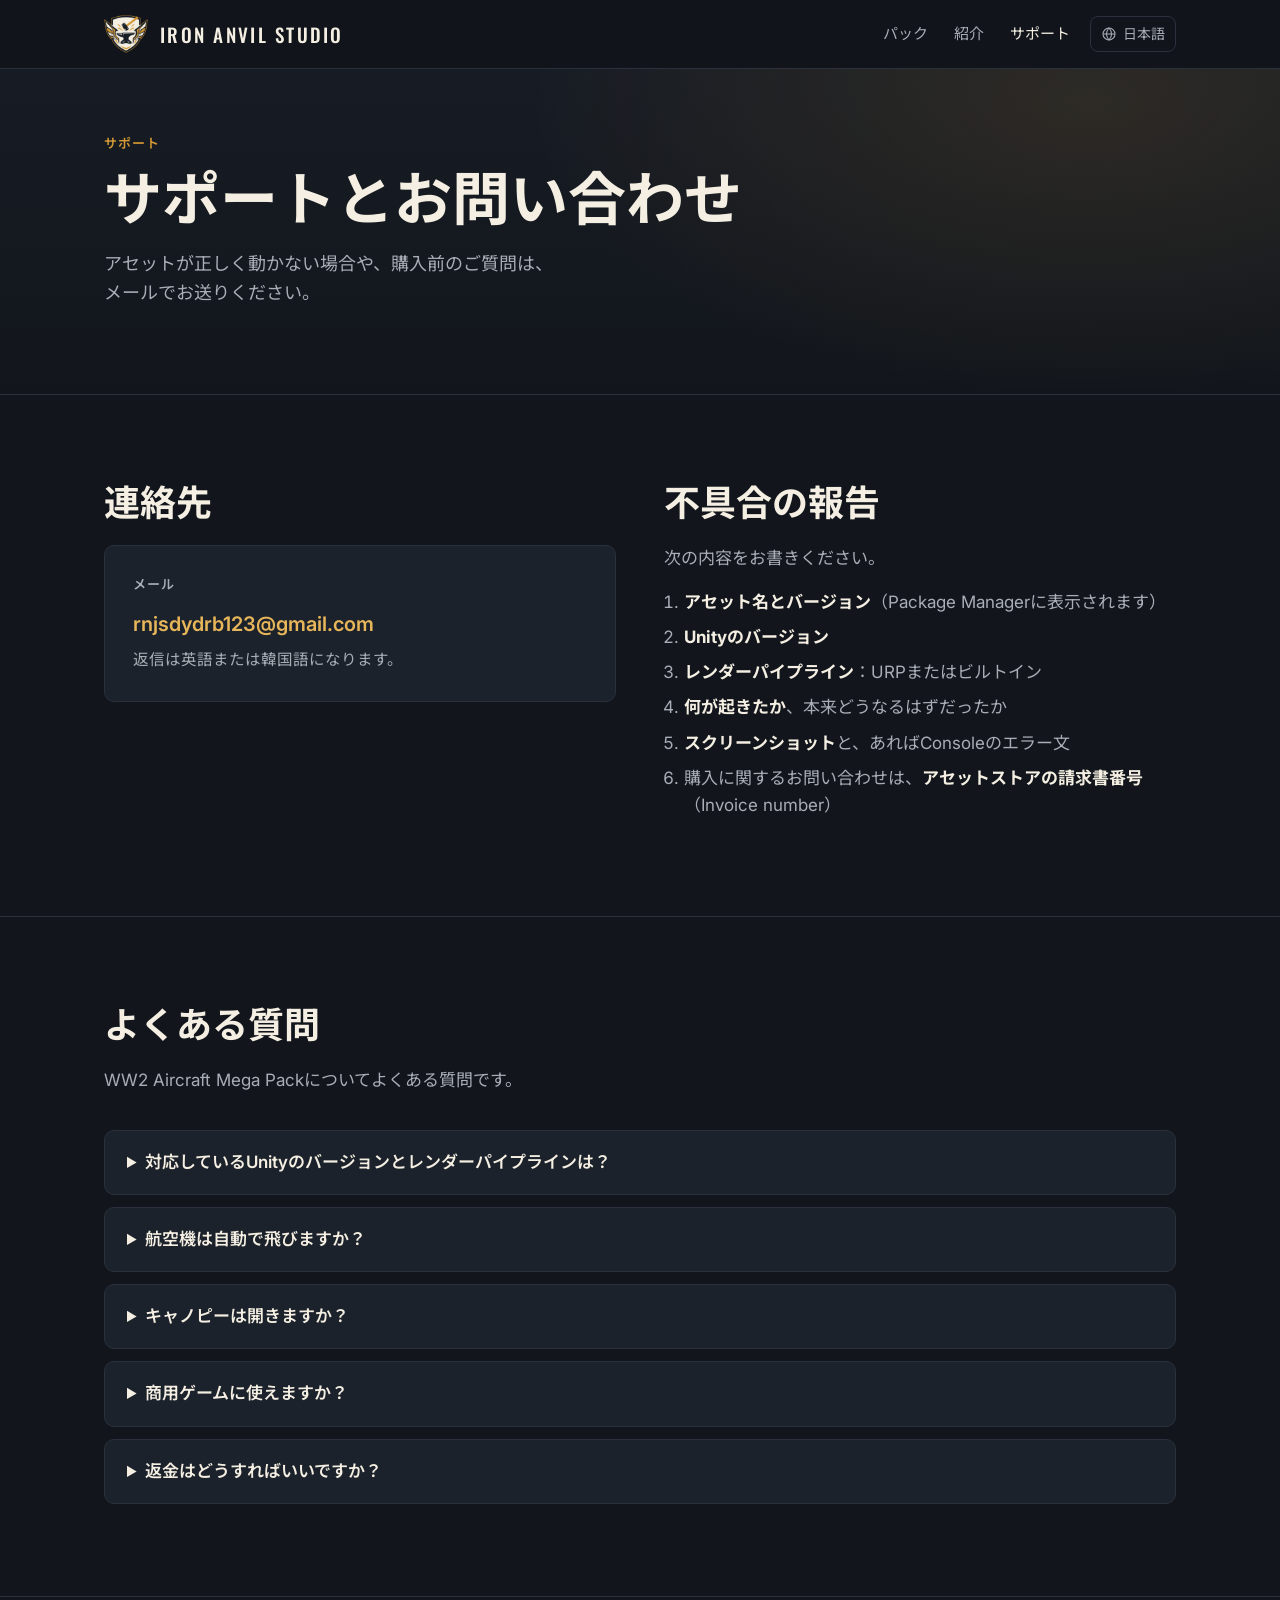
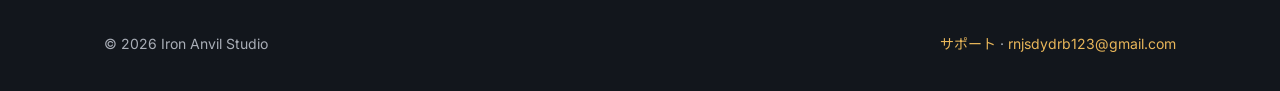
<file: ja/support.html>
<!doctype html>
<html lang="ja">
<head>
  <meta charset="utf-8">
  <meta name="viewport" content="width=device-width, initial-scale=1">
  <title>サポート – Iron Anvil Studio</title>
  <meta name="description" content="Iron Anvil Studio のUnityアセットのサポートと連絡先。">
  <meta property="og:title" content="サポート – Iron Anvil Studio">
  <meta property="og:description" content="Iron Anvil Studio のUnityアセットのサポートと連絡先。">
  <meta property="og:image" content="https://rnjsdydrb123.github.io/img/social.jpg">
  <meta property="og:type" content="website">
  <meta property="og:locale" content="ja_JP">
  <link rel="canonical" href="https://rnjsdydrb123.github.io/ja/support.html">
  <link rel="alternate" hreflang="en" href="https://rnjsdydrb123.github.io/support.html">
  <link rel="alternate" hreflang="ko" href="https://rnjsdydrb123.github.io/ko/support.html">
  <link rel="alternate" hreflang="ja" href="https://rnjsdydrb123.github.io/ja/support.html">
  <link rel="alternate" hreflang="zh-Hans" href="https://rnjsdydrb123.github.io/zh/support.html">
  <link rel="alternate" hreflang="x-default" href="https://rnjsdydrb123.github.io/support.html">
  <link rel="icon" href="../img/favicon-32.png" sizes="32x32" type="image/png">
  <link rel="apple-touch-icon" href="../img/apple-touch-icon.png">
  <link rel="preconnect" href="https://fonts.googleapis.com">
  <link rel="preconnect" href="https://fonts.gstatic.com" crossorigin>
  <link href="https://fonts.googleapis.com/css2?family=Inter:wght@400;600;700&family=Oswald:wght@500&family=Noto+Sans+JP:wght@400;700&display=swap" rel="stylesheet">
  <link rel="stylesheet" href="../style.css">
</head>
<body>
  <header class="site">
    <div class="wrap">
      <a class="brand" href="../ja/index.html">
        <img src="../img/logo-128.png" alt="" width="44" height="44">
        <span>Iron Anvil Studio</span>
      </a>
      <nav class="main">
        <a href="../ja/index.html#packs">パック</a>
        <a href="../ja/index.html#about">紹介</a>
        <a href="../ja/support.html" class="active">サポート</a>
      </nav>
      <details class="lang">
        <summary aria-label="言語"><svg viewBox="0 0 24 24" aria-hidden="true"><circle cx="12" cy="12" r="9"/><path d="M3 12h18M12 3c2.5 2.6 3.8 5.6 3.8 9s-1.3 6.4-3.8 9c-2.5-2.6-3.8-5.6-3.8-9S9.5 5.6 12 3z"/></svg><span>日本語</span></summary>
        <ul><li><a href="../support.html" hreflang="en" lang="en">English</a></li><li><a href="../ko/support.html" hreflang="ko" lang="ko">한국어</a></li><li><a href="../ja/support.html" hreflang="ja" lang="ja" aria-current="true">日本語</a></li><li><a href="../zh/support.html" hreflang="zh-Hans" lang="zh-Hans">简体中文</a></li></ul>
      </details>
    </div>
  </header>

  <main>
    <div class="hero small">
      <div class="wrap">
        <p class="eyebrow">サポート</p>
        <h1>サポートとお問い合わせ</h1>
        <p class="lead">アセットが正しく動かない場合や、購入前のご質問は、メールでお送りください。</p>
      </div>
    </div>

    <section>
      <div class="wrap about">
        <div>
          <h2>連絡先</h2>
          <div class="contact-box">
            <p class="eyebrow">メール</p>
            <p class="mail"><a href="mailto:rnjsdydrb123@gmail.com">rnjsdydrb123@gmail.com</a></p>
            <p class="muted" style="margin-bottom: 0;">返信は英語または韓国語になります。</p>
          </div>
        </div>
        <div>
          <h2>不具合の報告</h2>
          <p>次の内容をお書きください。</p>
          <ol class="steps">
            <li><strong>アセット名とバージョン</strong>（Package Managerに表示されます）</li>
            <li><strong>Unityのバージョン</strong></li>
            <li><strong>レンダーパイプライン</strong>：URPまたはビルトイン</li>
            <li><strong>何が起きたか</strong>、本来どうなるはずだったか</li>
            <li><strong>スクリーンショット</strong>と、あればConsoleのエラー文</li>
            <li>購入に関するお問い合わせは、<strong>アセットストアの請求書番号</strong>（Invoice number）</li>
          </ol>
        </div>
      </div>
    </section>

    <section class="faq">
      <div class="wrap">
        <h2>よくある質問</h2>
        <p class="sub">WW2 Aircraft Mega Packについてよくある質問です。</p>
        <details>
          <summary>対応しているUnityのバージョンとレンダーパイプラインは？</summary>
          <p>Unity 6.0以降で、ユニバーサルレンダーパイプライン（URP）またはビルトインレンダーパイプラインで動作します。HDRPには対応していません。</p>
        </details>
        <details>
          <summary>航空機は自動で飛びますか？</summary>
          <p>いいえ。モデル、可動パーツ、エフェクトのみで、フライトモデル、AI、ダメージシステムは含まれません。ご自身の飛行コードからピッチ・ヨー・ロール・スロットルを渡すと、操縦翼面、プロペラ、降着装置が連動します。</p>
        </details>
        <details>
          <summary>キャノピーは開きますか？</summary>
          <p>いいえ。すべての機体でキャノピーは固定です。</p>
        </details>
        <details>
          <summary>商用ゲームに使えますか？</summary>
          <p>はい。Unityアセットストアで購入したアセットは、標準のアセットストアEULAに従って商用プロジェクトで使用できます。</p>
        </details>
        <details>
          <summary>返金はどうすればいいですか？</summary>
          <p>購入はUnityアセットストアが扱うため、返金はアセットストアの返金ポリシーに従います。まずメールをいただければ、できる限りお手伝いします。</p>
        </details>
      </div>
    </section>
  </main>

  <footer class="site">
    <div class="wrap">
      <span>© 2026 Iron Anvil Studio</span>
      <span><a href="../ja/support.html">サポート</a> · <a href="mailto:rnjsdydrb123@gmail.com">rnjsdydrb123@gmail.com</a></span>
    </div>
  </footer>

  <script src="../site.js"></script>
</body>
</html>
</file>
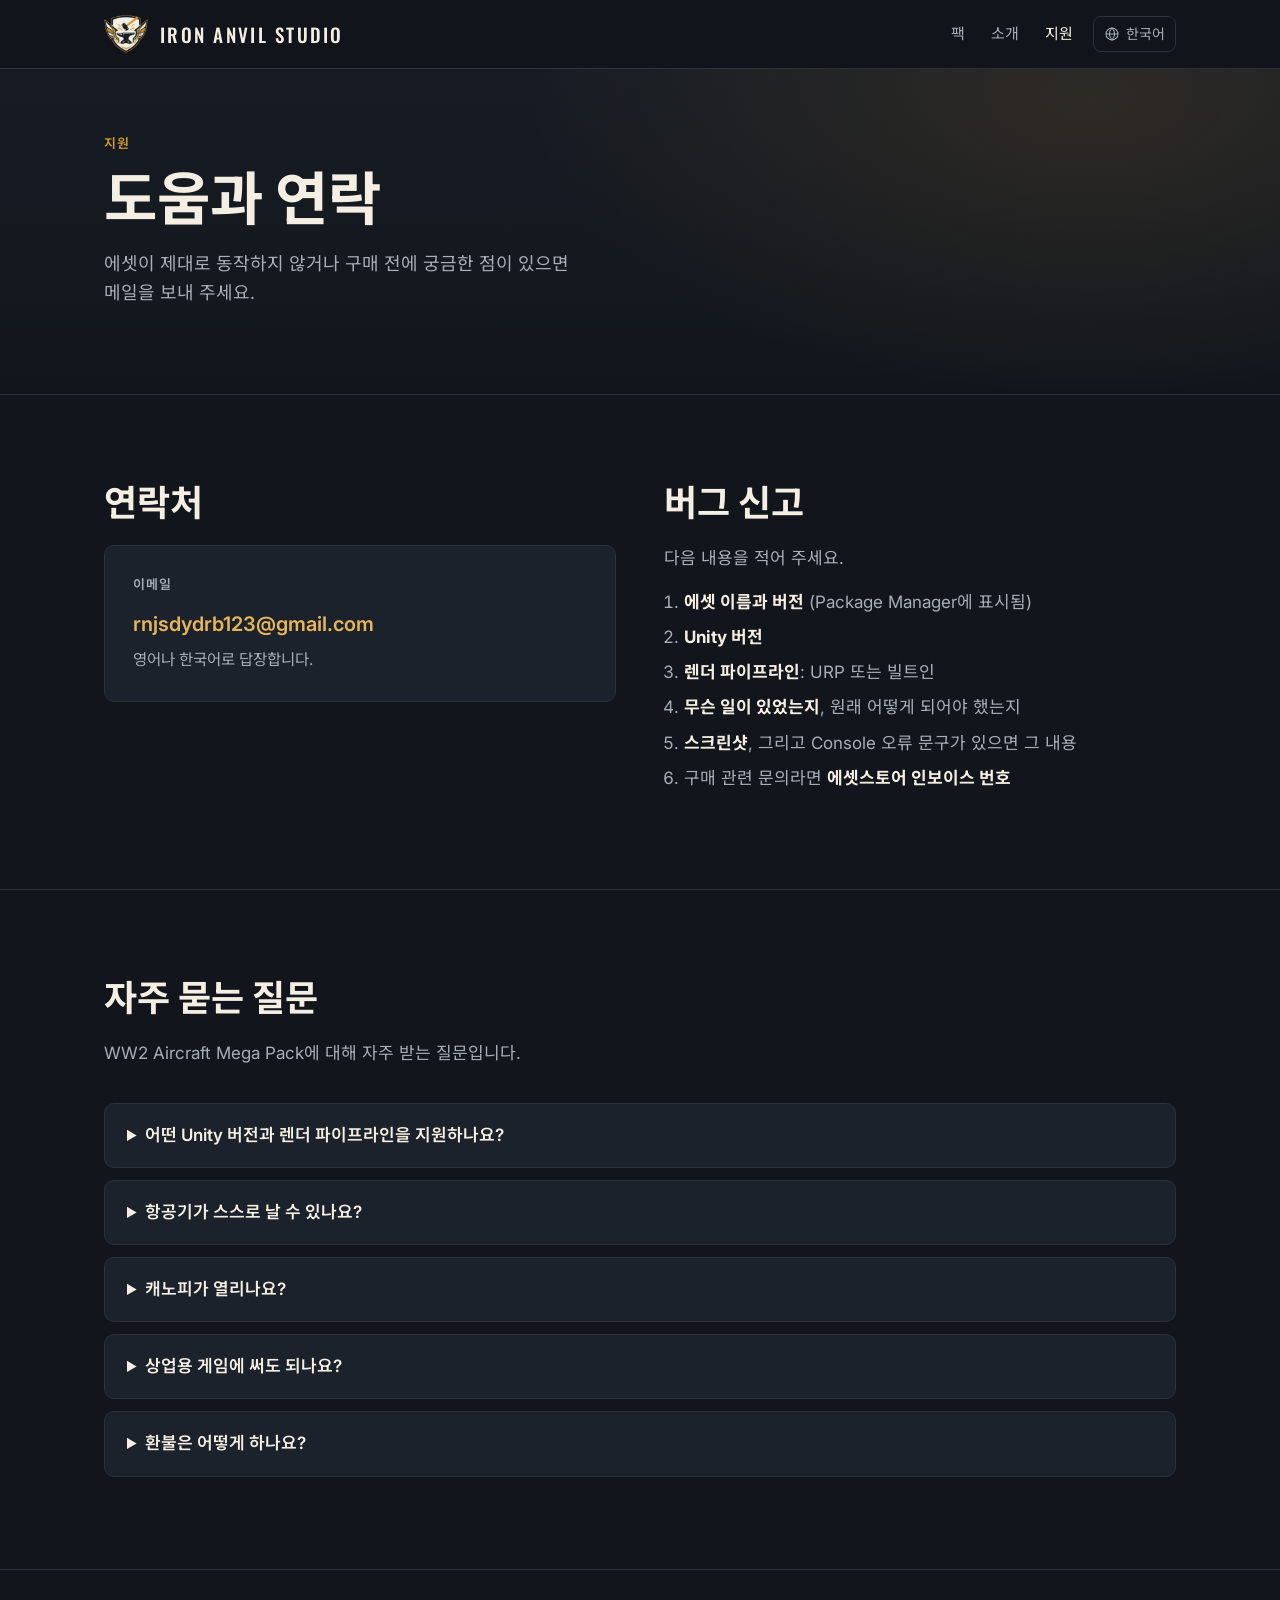
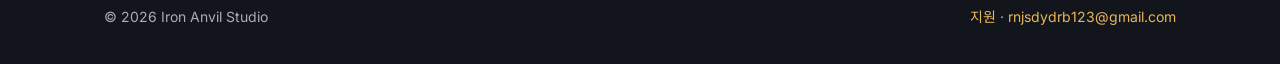
<file: ko/support.html>
<!doctype html>
<html lang="ko">
<head>
  <meta charset="utf-8">
  <meta name="viewport" content="width=device-width, initial-scale=1">
  <title>지원 – Iron Anvil Studio</title>
  <meta name="description" content="Iron Anvil Studio 유니티 에셋 지원과 연락처.">
  <meta property="og:title" content="지원 – Iron Anvil Studio">
  <meta property="og:description" content="Iron Anvil Studio 유니티 에셋 지원과 연락처.">
  <meta property="og:image" content="https://rnjsdydrb123.github.io/img/social.jpg">
  <meta property="og:type" content="website">
  <meta property="og:locale" content="ko_KR">
  <link rel="canonical" href="https://rnjsdydrb123.github.io/ko/support.html">
  <link rel="alternate" hreflang="en" href="https://rnjsdydrb123.github.io/support.html">
  <link rel="alternate" hreflang="ko" href="https://rnjsdydrb123.github.io/ko/support.html">
  <link rel="alternate" hreflang="ja" href="https://rnjsdydrb123.github.io/ja/support.html">
  <link rel="alternate" hreflang="zh-Hans" href="https://rnjsdydrb123.github.io/zh/support.html">
  <link rel="alternate" hreflang="x-default" href="https://rnjsdydrb123.github.io/support.html">
  <link rel="icon" href="../img/favicon-32.png" sizes="32x32" type="image/png">
  <link rel="apple-touch-icon" href="../img/apple-touch-icon.png">
  <link rel="preconnect" href="https://fonts.googleapis.com">
  <link rel="preconnect" href="https://fonts.gstatic.com" crossorigin>
  <link href="https://fonts.googleapis.com/css2?family=Inter:wght@400;600;700&family=Oswald:wght@500&family=Noto+Sans+KR:wght@400;700&display=swap" rel="stylesheet">
  <link rel="stylesheet" href="../style.css">
</head>
<body>
  <header class="site">
    <div class="wrap">
      <a class="brand" href="../ko/index.html">
        <img src="../img/logo-128.png" alt="" width="44" height="44">
        <span>Iron Anvil Studio</span>
      </a>
      <nav class="main">
        <a href="../ko/index.html#packs">팩</a>
        <a href="../ko/index.html#about">소개</a>
        <a href="../ko/support.html" class="active">지원</a>
      </nav>
      <details class="lang">
        <summary aria-label="언어"><svg viewBox="0 0 24 24" aria-hidden="true"><circle cx="12" cy="12" r="9"/><path d="M3 12h18M12 3c2.5 2.6 3.8 5.6 3.8 9s-1.3 6.4-3.8 9c-2.5-2.6-3.8-5.6-3.8-9S9.5 5.6 12 3z"/></svg><span>한국어</span></summary>
        <ul><li><a href="../support.html" hreflang="en" lang="en">English</a></li><li><a href="../ko/support.html" hreflang="ko" lang="ko" aria-current="true">한국어</a></li><li><a href="../ja/support.html" hreflang="ja" lang="ja">日本語</a></li><li><a href="../zh/support.html" hreflang="zh-Hans" lang="zh-Hans">简体中文</a></li></ul>
      </details>
    </div>
  </header>

  <main>
    <div class="hero small">
      <div class="wrap">
        <p class="eyebrow">지원</p>
        <h1>도움과 연락</h1>
        <p class="lead">에셋이 제대로 동작하지 않거나 구매 전에 궁금한 점이 있으면 메일을 보내 주세요.</p>
      </div>
    </div>

    <section>
      <div class="wrap about">
        <div>
          <h2>연락처</h2>
          <div class="contact-box">
            <p class="eyebrow">이메일</p>
            <p class="mail"><a href="mailto:rnjsdydrb123@gmail.com">rnjsdydrb123@gmail.com</a></p>
            <p class="muted" style="margin-bottom: 0;">영어나 한국어로 답장합니다.</p>
          </div>
        </div>
        <div>
          <h2>버그 신고</h2>
          <p>다음 내용을 적어 주세요.</p>
          <ol class="steps">
            <li><strong>에셋 이름과 버전</strong> (Package Manager에 표시됨)</li>
            <li><strong>Unity 버전</strong></li>
            <li><strong>렌더 파이프라인</strong>: URP 또는 빌트인</li>
            <li><strong>무슨 일이 있었는지</strong>, 원래 어떻게 되어야 했는지</li>
            <li><strong>스크린샷</strong>, 그리고 Console 오류 문구가 있으면 그 내용</li>
            <li>구매 관련 문의라면 <strong>에셋스토어 인보이스 번호</strong></li>
          </ol>
        </div>
      </div>
    </section>

    <section class="faq">
      <div class="wrap">
        <h2>자주 묻는 질문</h2>
        <p class="sub">WW2 Aircraft Mega Pack에 대해 자주 받는 질문입니다.</p>
        <details>
          <summary>어떤 Unity 버전과 렌더 파이프라인을 지원하나요?</summary>
          <p>Unity 6.0 이상에서 유니버설 렌더 파이프라인(URP)이나 빌트인 렌더 파이프라인으로 동작합니다. HDRP는 지원하지 않습니다.</p>
        </details>
        <details>
          <summary>항공기가 스스로 날 수 있나요?</summary>
          <p>아니요. 모델, 움직이는 부품, 효과만 들어 있고 비행 조종, AI, 피해 시스템은 없습니다. 직접 만든 비행 코드에서 피치·요·롤·스로틀 값을 넣어 주면 조종면, 프로펠러, 바퀴가 따라 움직입니다.</p>
        </details>
        <details>
          <summary>캐노피가 열리나요?</summary>
          <p>아니요. 모든 기체의 캐노피는 고정되어 있습니다.</p>
        </details>
        <details>
          <summary>상업용 게임에 써도 되나요?</summary>
          <p>네. 유니티 에셋스토어에서 산 에셋은 표준 에셋스토어 EULA에 따라 상업 프로젝트에 쓸 수 있습니다.</p>
        </details>
        <details>
          <summary>환불은 어떻게 하나요?</summary>
          <p>구매는 유니티 에셋스토어가 처리하므로 환불도 에셋스토어 환불 정책을 따릅니다. 먼저 메일을 주시면 할 수 있는 만큼 돕겠습니다.</p>
        </details>
      </div>
    </section>
  </main>

  <footer class="site">
    <div class="wrap">
      <span>© 2026 Iron Anvil Studio</span>
      <span><a href="../ko/support.html">지원</a> · <a href="mailto:rnjsdydrb123@gmail.com">rnjsdydrb123@gmail.com</a></span>
    </div>
  </footer>

  <script src="../site.js"></script>
</body>
</html>
</file>
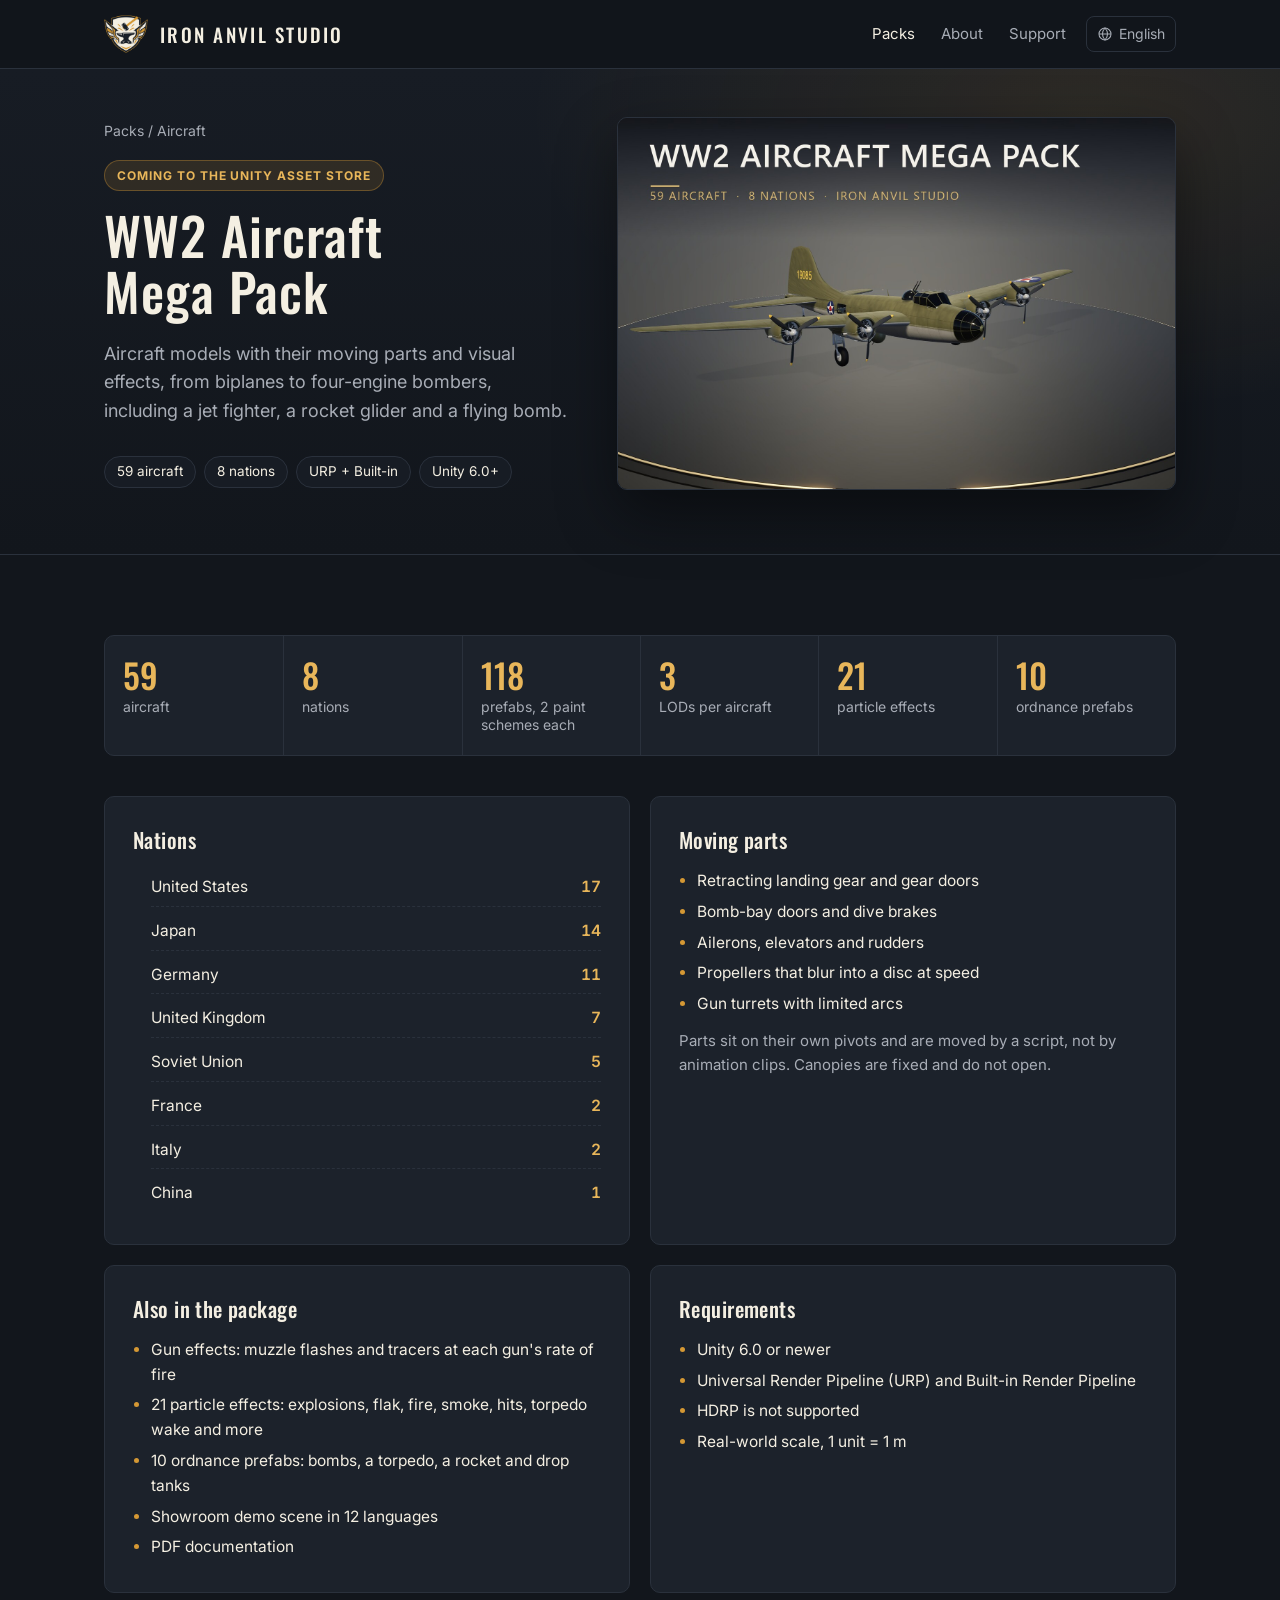
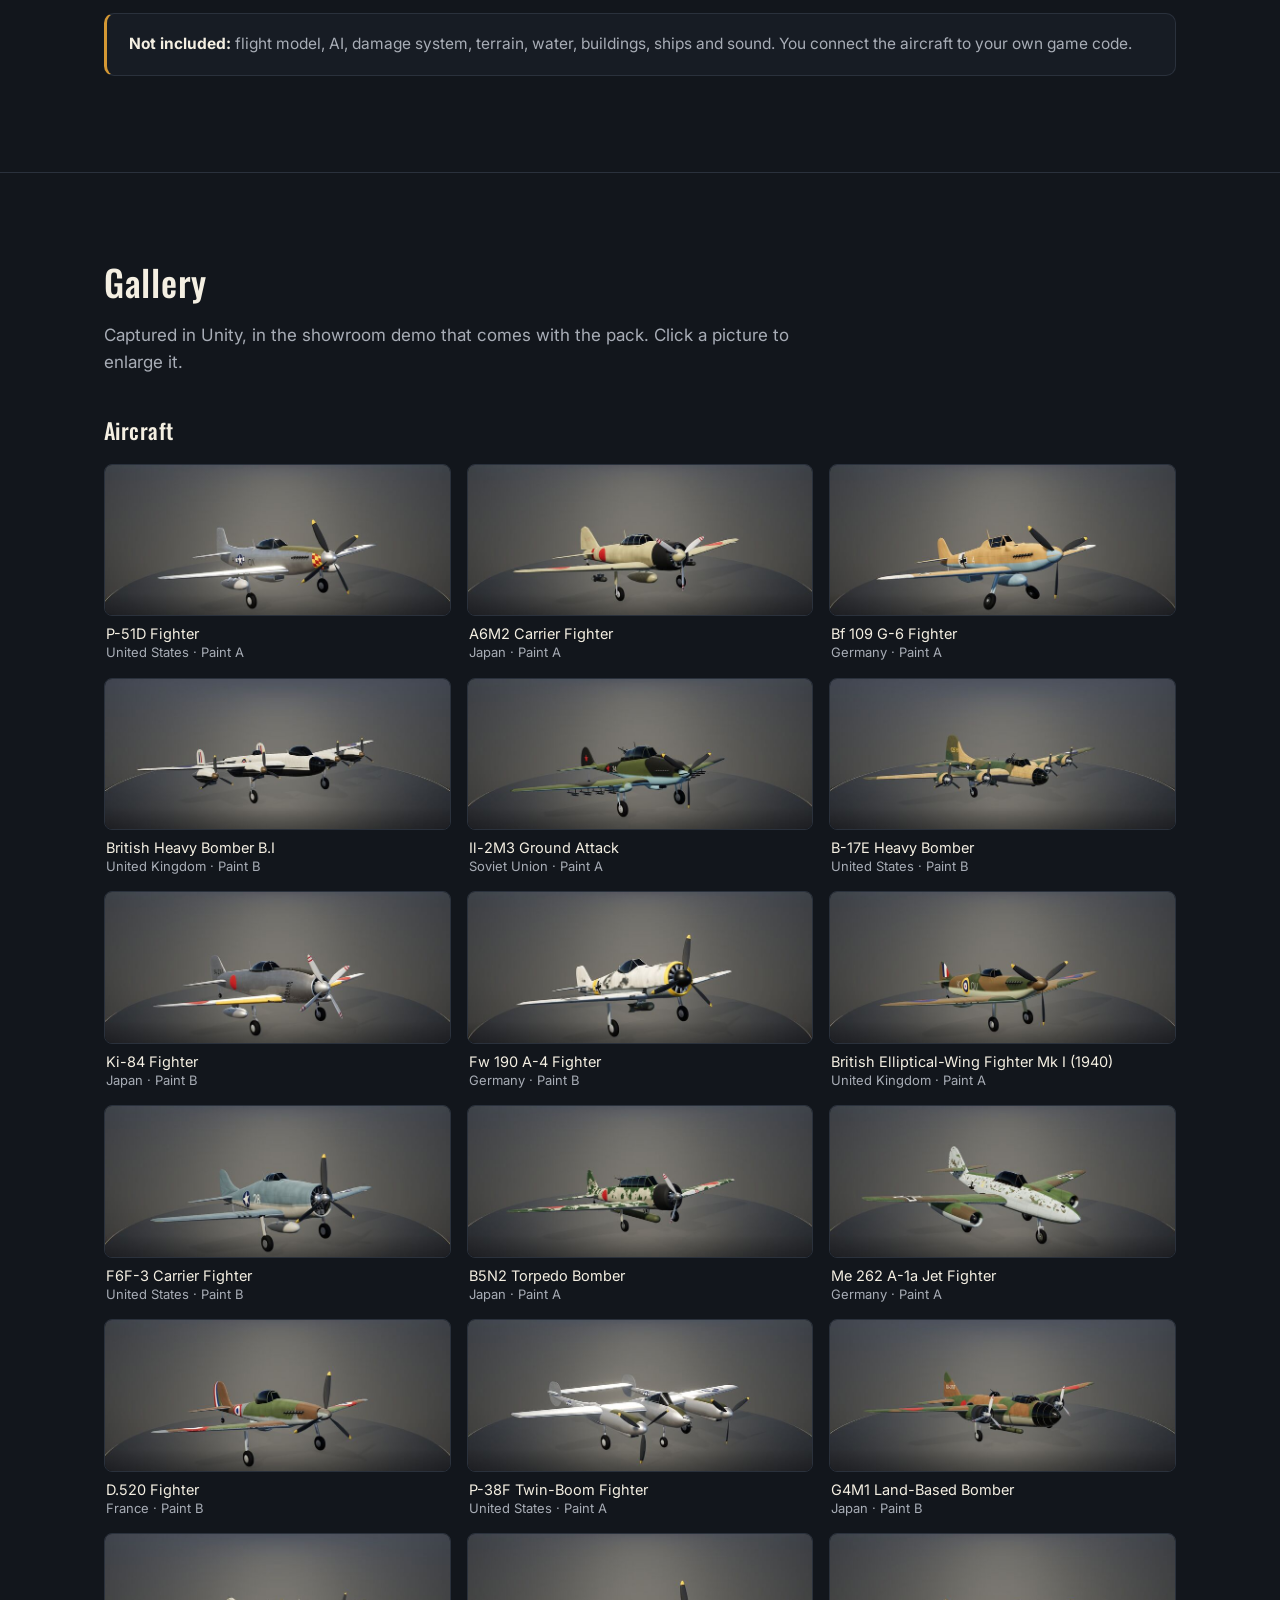
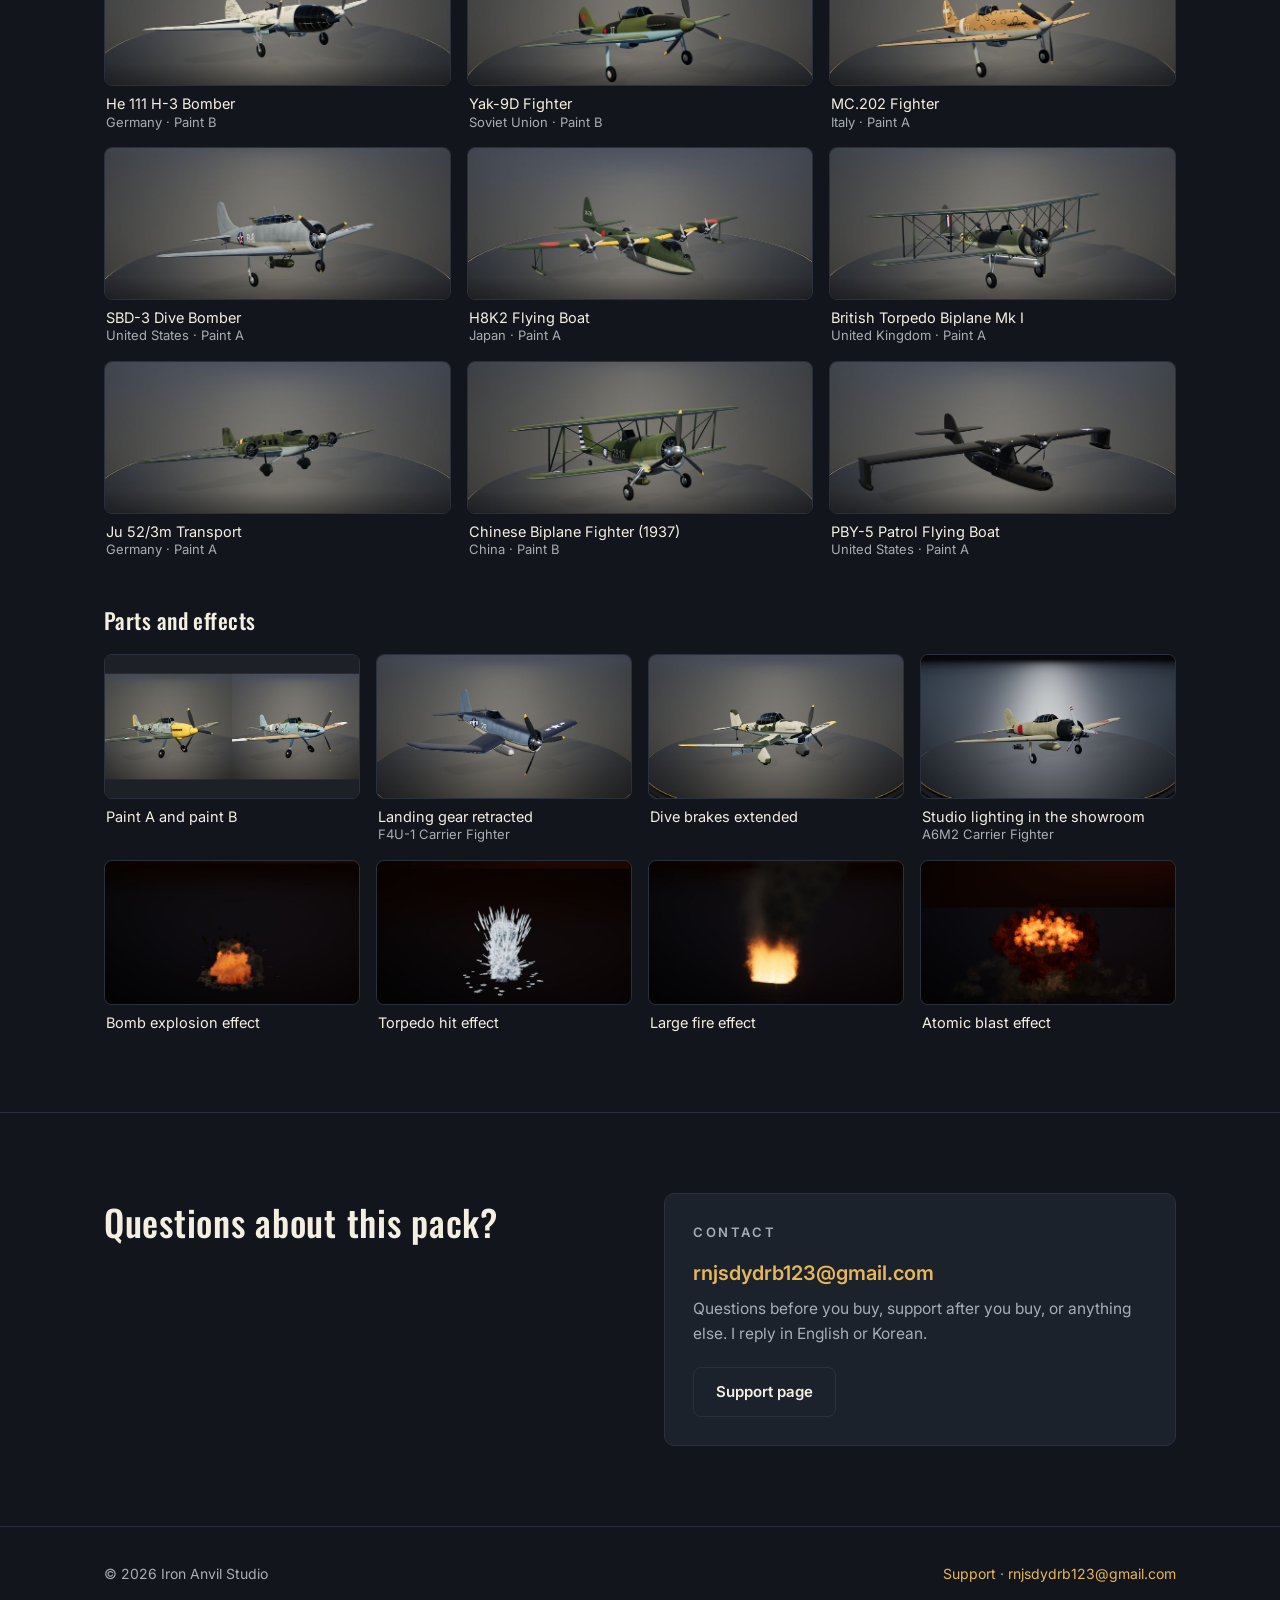
<file: packs/ww2-aircraft-mega-pack.html>
<!doctype html>
<html lang="en">
<head>
  <meta charset="utf-8">
  <meta name="viewport" content="width=device-width, initial-scale=1">
  <title>WW2 Aircraft Mega Pack – Iron Anvil Studio</title>
  <meta name="description" content="59 WW2 aircraft from eight nations, two paint schemes each, with moving parts, gun effects, 21 particle effects and a showroom demo. URP and Built-in, Unity 6.0 or newer.">
  <meta property="og:title" content="WW2 Aircraft Mega Pack – Iron Anvil Studio">
  <meta property="og:description" content="59 WW2 aircraft from eight nations, two paint schemes each, with moving parts, gun effects, 21 particle effects and a showroom demo. URP and Built-in, Unity 6.0 or newer.">
  <meta property="og:image" content="https://rnjsdydrb123.github.io/img/social.jpg">
  <meta property="og:type" content="website">
  <meta property="og:locale" content="en_US">
  <link rel="canonical" href="https://rnjsdydrb123.github.io/packs/ww2-aircraft-mega-pack.html">
  <link rel="alternate" hreflang="en" href="https://rnjsdydrb123.github.io/packs/ww2-aircraft-mega-pack.html">
  <link rel="alternate" hreflang="ko" href="https://rnjsdydrb123.github.io/ko/packs/ww2-aircraft-mega-pack.html">
  <link rel="alternate" hreflang="ja" href="https://rnjsdydrb123.github.io/ja/packs/ww2-aircraft-mega-pack.html">
  <link rel="alternate" hreflang="zh-Hans" href="https://rnjsdydrb123.github.io/zh/packs/ww2-aircraft-mega-pack.html">
  <link rel="alternate" hreflang="x-default" href="https://rnjsdydrb123.github.io/packs/ww2-aircraft-mega-pack.html">
  <link rel="icon" href="../img/favicon-32.png" sizes="32x32" type="image/png">
  <link rel="apple-touch-icon" href="../img/apple-touch-icon.png">
  <link rel="preconnect" href="https://fonts.googleapis.com">
  <link rel="preconnect" href="https://fonts.gstatic.com" crossorigin>
  <link href="https://fonts.googleapis.com/css2?family=Inter:wght@400;600;700&family=Oswald:wght@500&display=swap" rel="stylesheet">
  <link rel="stylesheet" href="../style.css">
</head>
<body>
  <header class="site">
    <div class="wrap">
      <a class="brand" href="../index.html">
        <img src="../img/logo-128.png" alt="" width="44" height="44">
        <span>Iron Anvil Studio</span>
      </a>
      <nav class="main">
        <a href="../index.html#packs" class="active">Packs</a>
        <a href="../index.html#about">About</a>
        <a href="../support.html">Support</a>
      </nav>
      <details class="lang">
        <summary aria-label="Language"><svg viewBox="0 0 24 24" aria-hidden="true"><circle cx="12" cy="12" r="9"/><path d="M3 12h18M12 3c2.5 2.6 3.8 5.6 3.8 9s-1.3 6.4-3.8 9c-2.5-2.6-3.8-5.6-3.8-9S9.5 5.6 12 3z"/></svg><span>English</span></summary>
        <ul><li><a href="../packs/ww2-aircraft-mega-pack.html" hreflang="en" lang="en" aria-current="true">English</a></li><li><a href="../ko/packs/ww2-aircraft-mega-pack.html" hreflang="ko" lang="ko">한국어</a></li><li><a href="../ja/packs/ww2-aircraft-mega-pack.html" hreflang="ja" lang="ja">日本語</a></li><li><a href="../zh/packs/ww2-aircraft-mega-pack.html" hreflang="zh-Hans" lang="zh-Hans">简体中文</a></li></ul>
      </details>
    </div>
  </header>

  <main>
    <div class="hero pack-hero">
      <div class="wrap">
        <div>
          <p class="crumbs"><a href="../index.html#packs">Packs</a> / <a href="../index.html#cat-aircraft">Aircraft</a></p>
          <span class="tag">Coming to the Unity Asset Store</span>
          <h1 lang="en">WW2 Aircraft Mega Pack</h1>
          <p class="lead">Aircraft models with their moving parts and visual effects, from biplanes to four-engine bombers, including a jet fighter, a rocket glider and a flying bomb.</p>
          <ul class="chips"><li>59 aircraft</li><li>8 nations</li><li>URP + Built-in</li><li>Unity 6.0+</li></ul>
        </div>
        <figure class="cover">
          <img src="../img/cover.jpg" alt="WW2 Aircraft Mega Pack" width="1600" height="1067">
        </figure>
      </div>
    </div>

    <section>
      <div class="wrap">
        <ul class="stats">
          <li><b>59</b><span>aircraft</span></li>
          <li><b>8</b><span>nations</span></li>
          <li><b>118</b><span>prefabs, 2 paint schemes each</span></li>
          <li><b>3</b><span>LODs per aircraft</span></li>
          <li><b>21</b><span>particle effects</span></li>
          <li><b>10</b><span>ordnance prefabs</span></li>
        </ul>

        <div class="facts">
          <div class="box">
            <h3>Nations</h3>
            <ul class="nations">
              <li>United States <b>17</b></li>
              <li>Japan <b>14</b></li>
              <li>Germany <b>11</b></li>
              <li>United Kingdom <b>7</b></li>
              <li>Soviet Union <b>5</b></li>
              <li>France <b>2</b></li>
              <li>Italy <b>2</b></li>
              <li>China <b>1</b></li>
            </ul>
          </div>
          <div class="box">
            <h3>Moving parts</h3>
            <ul>
              <li>Retracting landing gear and gear doors</li>
              <li>Bomb-bay doors and dive brakes</li>
              <li>Ailerons, elevators and rudders</li>
              <li>Propellers that blur into a disc at speed</li>
              <li>Gun turrets with limited arcs</li>
            </ul>
            <p>Parts sit on their own pivots and are moved by a script, not by animation clips. Canopies are fixed and do not open.</p>
          </div>
          <div class="box">
            <h3>Also in the package</h3>
            <ul>
              <li>Gun effects: muzzle flashes and tracers at each gun's rate of fire</li>
              <li>21 particle effects: explosions, flak, fire, smoke, hits, torpedo wake and more</li>
              <li>10 ordnance prefabs: bombs, a torpedo, a rocket and drop tanks</li>
              <li>Showroom demo scene in 12 languages</li>
              <li>PDF documentation</li>
            </ul>
          </div>
          <div class="box">
            <h3>Requirements</h3>
            <ul>
              <li>Unity 6.0 or newer</li>
              <li>Universal Render Pipeline (URP) and Built-in Render Pipeline</li>
              <li>HDRP is not supported</li>
              <li>Real-world scale, 1 unit = 1 m</li>
            </ul>
          </div>
        </div>

        <p class="note"><strong>Not included:</strong> flight model, AI, damage system, terrain, water, buildings, ships and sound. You connect the aircraft to your own game code.</p>
      </div>
    </section>

    <section id="gallery" class="gallery">
      <div class="wrap">
        <h2>Gallery</h2>
        <p class="sub">Captured in Unity, in the showroom demo that comes with the pack. Click a picture to enlarge it.</p>

        <h3>Aircraft</h3>
        <ul class="grid">
          <li><a href="../img/aircraft/usa-p-51d-a.jpg" data-lightbox><img src="../img/thumb/usa-p-51d-a.jpg" alt="P-51D Fighter, United States · Paint A" width="720" height="315" loading="lazy"></a><span class="cap">P-51D Fighter<small>United States · Paint A</small></span></li>
          <li><a href="../img/aircraft/jpn-a6m2-a.jpg" data-lightbox><img src="../img/thumb/jpn-a6m2-a.jpg" alt="A6M2 Carrier Fighter, Japan · Paint A" width="720" height="315" loading="lazy"></a><span class="cap">A6M2 Carrier Fighter<small>Japan · Paint A</small></span></li>
          <li><a href="../img/aircraft/ger-bf-109-g-6-a.jpg" data-lightbox><img src="../img/thumb/ger-bf-109-g-6-a.jpg" alt="Bf 109 G-6 Fighter, Germany · Paint A" width="720" height="315" loading="lazy"></a><span class="cap">Bf 109 G-6 Fighter<small>Germany · Paint A</small></span></li>
          <li><a href="../img/aircraft/gbr-heavy-bomber-b1-b.jpg" data-lightbox><img src="../img/thumb/gbr-heavy-bomber-b1-b.jpg" alt="British Heavy Bomber B.I, United Kingdom · Paint B" width="720" height="315" loading="lazy"></a><span class="cap">British Heavy Bomber B.I<small>United Kingdom · Paint B</small></span></li>
          <li><a href="../img/aircraft/sov-il-2m3-a.jpg" data-lightbox><img src="../img/thumb/sov-il-2m3-a.jpg" alt="Il-2M3 Ground Attack, Soviet Union · Paint A" width="720" height="315" loading="lazy"></a><span class="cap">Il-2M3 Ground Attack<small>Soviet Union · Paint A</small></span></li>
          <li><a href="../img/aircraft/usa-b-17e-b.jpg" data-lightbox><img src="../img/thumb/usa-b-17e-b.jpg" alt="B-17E Heavy Bomber, United States · Paint B" width="720" height="315" loading="lazy"></a><span class="cap">B-17E Heavy Bomber<small>United States · Paint B</small></span></li>
          <li><a href="../img/aircraft/jpn-ki-84-b.jpg" data-lightbox><img src="../img/thumb/jpn-ki-84-b.jpg" alt="Ki-84 Fighter, Japan · Paint B" width="720" height="315" loading="lazy"></a><span class="cap">Ki-84 Fighter<small>Japan · Paint B</small></span></li>
          <li><a href="../img/aircraft/ger-fw-190-a-4-b.jpg" data-lightbox><img src="../img/thumb/ger-fw-190-a-4-b.jpg" alt="Fw 190 A-4 Fighter, Germany · Paint B" width="720" height="315" loading="lazy"></a><span class="cap">Fw 190 A-4 Fighter<small>Germany · Paint B</small></span></li>
          <li><a href="../img/aircraft/gbr-elliptical-wing-fighter-mk1-a.jpg" data-lightbox><img src="../img/thumb/gbr-elliptical-wing-fighter-mk1-a.jpg" alt="British Elliptical-Wing Fighter Mk I (1940), United Kingdom · Paint A" width="720" height="315" loading="lazy"></a><span class="cap">British Elliptical-Wing Fighter Mk I (1940)<small>United Kingdom · Paint A</small></span></li>
          <li><a href="../img/aircraft/usa-f6f-3-b.jpg" data-lightbox><img src="../img/thumb/usa-f6f-3-b.jpg" alt="F6F-3 Carrier Fighter, United States · Paint B" width="720" height="315" loading="lazy"></a><span class="cap">F6F-3 Carrier Fighter<small>United States · Paint B</small></span></li>
          <li><a href="../img/aircraft/jpn-b5n2-a.jpg" data-lightbox><img src="../img/thumb/jpn-b5n2-a.jpg" alt="B5N2 Torpedo Bomber, Japan · Paint A" width="720" height="315" loading="lazy"></a><span class="cap">B5N2 Torpedo Bomber<small>Japan · Paint A</small></span></li>
          <li><a href="../img/aircraft/ger-me-262-a-1a-a.jpg" data-lightbox><img src="../img/thumb/ger-me-262-a-1a-a.jpg" alt="Me 262 A-1a Jet Fighter, Germany · Paint A" width="720" height="315" loading="lazy"></a><span class="cap">Me 262 A-1a Jet Fighter<small>Germany · Paint A</small></span></li>
          <li><a href="../img/aircraft/fra-d520-b.jpg" data-lightbox><img src="../img/thumb/fra-d520-b.jpg" alt="D.520 Fighter, France · Paint B" width="720" height="315" loading="lazy"></a><span class="cap">D.520 Fighter<small>France · Paint B</small></span></li>
          <li><a href="../img/aircraft/usa-p-38f-a.jpg" data-lightbox><img src="../img/thumb/usa-p-38f-a.jpg" alt="P-38F Twin-Boom Fighter, United States · Paint A" width="720" height="315" loading="lazy"></a><span class="cap">P-38F Twin-Boom Fighter<small>United States · Paint A</small></span></li>
          <li><a href="../img/aircraft/jpn-g4m1-b.jpg" data-lightbox><img src="../img/thumb/jpn-g4m1-b.jpg" alt="G4M1 Land-Based Bomber, Japan · Paint B" width="720" height="315" loading="lazy"></a><span class="cap">G4M1 Land-Based Bomber<small>Japan · Paint B</small></span></li>
          <li><a href="../img/aircraft/ger-he-111-h-3-b.jpg" data-lightbox><img src="../img/thumb/ger-he-111-h-3-b.jpg" alt="He 111 H-3 Bomber, Germany · Paint B" width="720" height="315" loading="lazy"></a><span class="cap">He 111 H-3 Bomber<small>Germany · Paint B</small></span></li>
          <li><a href="../img/aircraft/sov-yak-9d-b.jpg" data-lightbox><img src="../img/thumb/sov-yak-9d-b.jpg" alt="Yak-9D Fighter, Soviet Union · Paint B" width="720" height="315" loading="lazy"></a><span class="cap">Yak-9D Fighter<small>Soviet Union · Paint B</small></span></li>
          <li><a href="../img/aircraft/ita-mc202-a.jpg" data-lightbox><img src="../img/thumb/ita-mc202-a.jpg" alt="MC.202 Fighter, Italy · Paint A" width="720" height="315" loading="lazy"></a><span class="cap">MC.202 Fighter<small>Italy · Paint A</small></span></li>
          <li><a href="../img/aircraft/usa-sbd-3-a.jpg" data-lightbox><img src="../img/thumb/usa-sbd-3-a.jpg" alt="SBD-3 Dive Bomber, United States · Paint A" width="720" height="315" loading="lazy"></a><span class="cap">SBD-3 Dive Bomber<small>United States · Paint A</small></span></li>
          <li><a href="../img/aircraft/jpn-h8k2-a.jpg" data-lightbox><img src="../img/thumb/jpn-h8k2-a.jpg" alt="H8K2 Flying Boat, Japan · Paint A" width="720" height="315" loading="lazy"></a><span class="cap">H8K2 Flying Boat<small>Japan · Paint A</small></span></li>
          <li><a href="../img/aircraft/gbr-torpedo-biplane-mk1-a.jpg" data-lightbox><img src="../img/thumb/gbr-torpedo-biplane-mk1-a.jpg" alt="British Torpedo Biplane Mk I, United Kingdom · Paint A" width="720" height="315" loading="lazy"></a><span class="cap">British Torpedo Biplane Mk I<small>United Kingdom · Paint A</small></span></li>
          <li><a href="../img/aircraft/ger-ju-52-3m-a.jpg" data-lightbox><img src="../img/thumb/ger-ju-52-3m-a.jpg" alt="Ju 52/3m Transport, Germany · Paint A" width="720" height="315" loading="lazy"></a><span class="cap">Ju 52/3m Transport<small>Germany · Paint A</small></span></li>
          <li><a href="../img/aircraft/chn-biplane-fighter-1937-b.jpg" data-lightbox><img src="../img/thumb/chn-biplane-fighter-1937-b.jpg" alt="Chinese Biplane Fighter (1937), China · Paint B" width="720" height="315" loading="lazy"></a><span class="cap">Chinese Biplane Fighter (1937)<small>China · Paint B</small></span></li>
          <li><a href="../img/aircraft/usa-pby-5-a.jpg" data-lightbox><img src="../img/thumb/usa-pby-5-a.jpg" alt="PBY-5 Patrol Flying Boat, United States · Paint A" width="720" height="315" loading="lazy"></a><span class="cap">PBY-5 Patrol Flying Boat<small>United States · Paint A</small></span></li>
        </ul>

        <h3>Parts and effects</h3>
        <ul class="grid shots">
          <li><a href="../img/shots/paint-a-b.jpg" data-lightbox><img src="../img/thumb/paint-a-b.jpg" alt="Paint A and paint B" width="720" height="405" loading="lazy"></a><span class="cap">Paint A and paint B</span></li>
          <li><a href="../img/shots/gear-up.jpg" data-lightbox><img src="../img/thumb/gear-up.jpg" alt="Landing gear retracted, F4U-1 Carrier Fighter" width="720" height="405" loading="lazy"></a><span class="cap">Landing gear retracted<small>F4U-1 Carrier Fighter</small></span></li>
          <li><a href="../img/shots/dive-brakes.jpg" data-lightbox><img src="../img/thumb/dive-brakes.jpg" alt="Dive brakes extended" width="720" height="405" loading="lazy"></a><span class="cap">Dive brakes extended</span></li>
          <li><a href="../img/shots/studio-lighting.jpg" data-lightbox><img src="../img/thumb/studio-lighting.jpg" alt="Studio lighting in the showroom, A6M2 Carrier Fighter" width="720" height="405" loading="lazy"></a><span class="cap">Studio lighting in the showroom<small>A6M2 Carrier Fighter</small></span></li>
          <li><a href="../img/shots/fx-explosion.jpg" data-lightbox><img src="../img/thumb/fx-explosion.jpg" alt="Bomb explosion effect" width="720" height="405" loading="lazy"></a><span class="cap">Bomb explosion effect</span></li>
          <li><a href="../img/shots/fx-torpedo-hit.jpg" data-lightbox><img src="../img/thumb/fx-torpedo-hit.jpg" alt="Torpedo hit effect" width="720" height="405" loading="lazy"></a><span class="cap">Torpedo hit effect</span></li>
          <li><a href="../img/shots/fx-fire.jpg" data-lightbox><img src="../img/thumb/fx-fire.jpg" alt="Large fire effect" width="720" height="405" loading="lazy"></a><span class="cap">Large fire effect</span></li>
          <li><a href="../img/shots/fx-atomic-blast.jpg" data-lightbox><img src="../img/thumb/fx-atomic-blast.jpg" alt="Atomic blast effect" width="720" height="405" loading="lazy"></a><span class="cap">Atomic blast effect</span></li>
        </ul>
      </div>
    </section>

    <section>
      <div class="wrap about">
        <div>
          <h2>Questions about this pack?</h2>
        </div>
        <div class="contact-box">
          <p class="eyebrow">Contact</p>
          <p class="mail"><a href="mailto:rnjsdydrb123@gmail.com">rnjsdydrb123@gmail.com</a></p>
          <p class="muted">Questions before you buy, support after you buy, or anything else. I reply in English or Korean.</p>
          <a class="btn" href="../support.html">Support page</a>
        </div>
      </div>
    </section>
  </main>

  <footer class="site">
    <div class="wrap">
      <span>© 2026 Iron Anvil Studio</span>
      <span><a href="../support.html">Support</a> · <a href="mailto:rnjsdydrb123@gmail.com">rnjsdydrb123@gmail.com</a></span>
    </div>
  </footer>

  <dialog class="lightbox" aria-label="Enlarged picture">
    <figure>
      <img alt="">
      <figcaption></figcaption>
    </figure>
    <button class="close" type="button" aria-label="Close">×</button>
    <button class="prev" type="button" aria-label="Previous picture">‹</button>
    <button class="next" type="button" aria-label="Next picture">›</button>
  </dialog>
  <script src="../site.js"></script>
</body>
</html>
</file>
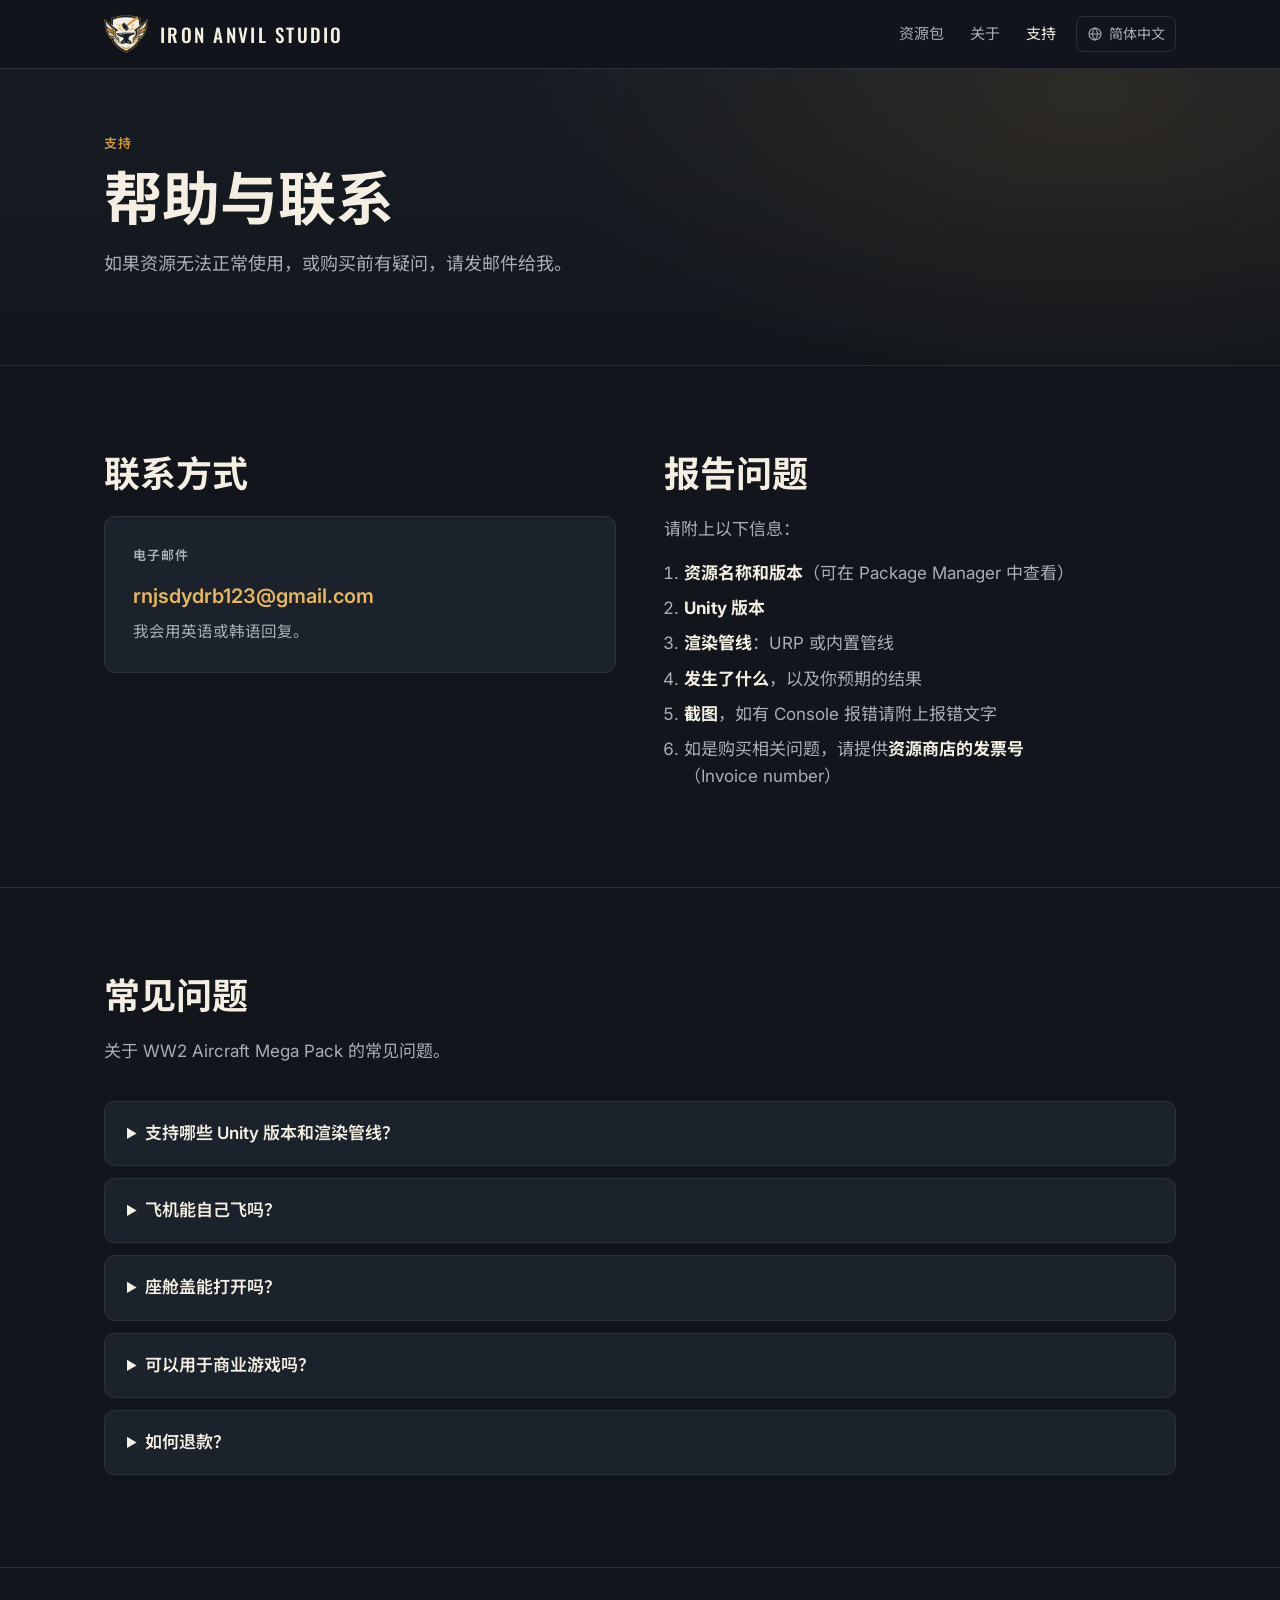
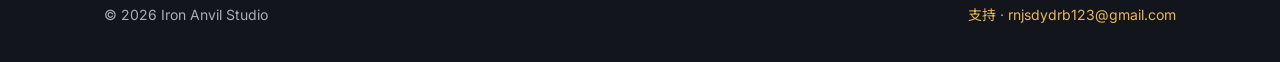
<file: zh/support.html>
<!doctype html>
<html lang="zh-Hans">
<head>
  <meta charset="utf-8">
  <meta name="viewport" content="width=device-width, initial-scale=1">
  <title>支持 – Iron Anvil Studio</title>
  <meta name="description" content="Iron Anvil Studio 的 Unity 资源支持与联系方式。">
  <meta property="og:title" content="支持 – Iron Anvil Studio">
  <meta property="og:description" content="Iron Anvil Studio 的 Unity 资源支持与联系方式。">
  <meta property="og:image" content="https://rnjsdydrb123.github.io/img/social.jpg">
  <meta property="og:type" content="website">
  <meta property="og:locale" content="zh_CN">
  <link rel="canonical" href="https://rnjsdydrb123.github.io/zh/support.html">
  <link rel="alternate" hreflang="en" href="https://rnjsdydrb123.github.io/support.html">
  <link rel="alternate" hreflang="ko" href="https://rnjsdydrb123.github.io/ko/support.html">
  <link rel="alternate" hreflang="ja" href="https://rnjsdydrb123.github.io/ja/support.html">
  <link rel="alternate" hreflang="zh-Hans" href="https://rnjsdydrb123.github.io/zh/support.html">
  <link rel="alternate" hreflang="x-default" href="https://rnjsdydrb123.github.io/support.html">
  <link rel="icon" href="../img/favicon-32.png" sizes="32x32" type="image/png">
  <link rel="apple-touch-icon" href="../img/apple-touch-icon.png">
  <link rel="preconnect" href="https://fonts.googleapis.com">
  <link rel="preconnect" href="https://fonts.gstatic.com" crossorigin>
  <link href="https://fonts.googleapis.com/css2?family=Inter:wght@400;600;700&family=Oswald:wght@500&family=Noto+Sans+SC:wght@400;700&display=swap" rel="stylesheet">
  <link rel="stylesheet" href="../style.css">
</head>
<body>
  <header class="site">
    <div class="wrap">
      <a class="brand" href="../zh/index.html">
        <img src="../img/logo-128.png" alt="" width="44" height="44">
        <span>Iron Anvil Studio</span>
      </a>
      <nav class="main">
        <a href="../zh/index.html#packs">资源包</a>
        <a href="../zh/index.html#about">关于</a>
        <a href="../zh/support.html" class="active">支持</a>
      </nav>
      <details class="lang">
        <summary aria-label="语言"><svg viewBox="0 0 24 24" aria-hidden="true"><circle cx="12" cy="12" r="9"/><path d="M3 12h18M12 3c2.5 2.6 3.8 5.6 3.8 9s-1.3 6.4-3.8 9c-2.5-2.6-3.8-5.6-3.8-9S9.5 5.6 12 3z"/></svg><span>简体中文</span></summary>
        <ul><li><a href="../support.html" hreflang="en" lang="en">English</a></li><li><a href="../ko/support.html" hreflang="ko" lang="ko">한국어</a></li><li><a href="../ja/support.html" hreflang="ja" lang="ja">日本語</a></li><li><a href="../zh/support.html" hreflang="zh-Hans" lang="zh-Hans" aria-current="true">简体中文</a></li></ul>
      </details>
    </div>
  </header>

  <main>
    <div class="hero small">
      <div class="wrap">
        <p class="eyebrow">支持</p>
        <h1>帮助与联系</h1>
        <p class="lead">如果资源无法正常使用，或购买前有疑问，请发邮件给我。</p>
      </div>
    </div>

    <section>
      <div class="wrap about">
        <div>
          <h2>联系方式</h2>
          <div class="contact-box">
            <p class="eyebrow">电子邮件</p>
            <p class="mail"><a href="mailto:rnjsdydrb123@gmail.com">rnjsdydrb123@gmail.com</a></p>
            <p class="muted" style="margin-bottom: 0;">我会用英语或韩语回复。</p>
          </div>
        </div>
        <div>
          <h2>报告问题</h2>
          <p>请附上以下信息：</p>
          <ol class="steps">
            <li><strong>资源名称和版本</strong>（可在 Package Manager 中查看）</li>
            <li><strong>Unity 版本</strong></li>
            <li><strong>渲染管线</strong>：URP 或内置管线</li>
            <li><strong>发生了什么</strong>，以及你预期的结果</li>
            <li><strong>截图</strong>，如有 Console 报错请附上报错文字</li>
            <li>如是购买相关问题，请提供<strong>资源商店的发票号</strong>（Invoice number）</li>
          </ol>
        </div>
      </div>
    </section>

    <section class="faq">
      <div class="wrap">
        <h2>常见问题</h2>
        <p class="sub">关于 WW2 Aircraft Mega Pack 的常见问题。</p>
        <details>
          <summary>支持哪些 Unity 版本和渲染管线？</summary>
          <p>Unity 6.0 及以上，支持通用渲染管线（URP）和内置渲染管线。不支持 HDRP。</p>
        </details>
        <details>
          <summary>飞机能自己飞吗？</summary>
          <p>不能。资源包只有模型、可动部件和特效，没有飞行模型、AI 和伤害系统。由你自己的飞行代码传入俯仰、偏航、滚转和油门，操纵面、螺旋桨和起落架就会随之运动。</p>
        </details>
        <details>
          <summary>座舱盖能打开吗？</summary>
          <p>不能。所有飞机的座舱盖都是固定的。</p>
        </details>
        <details>
          <summary>可以用于商业游戏吗？</summary>
          <p>可以。在 Unity 资源商店购买的资源可按标准资源商店 EULA 用于商业项目。</p>
        </details>
        <details>
          <summary>如何退款？</summary>
          <p>购买由 Unity 资源商店处理，退款遵循资源商店的退款政策。也可以先发邮件给我，我会尽力帮忙。</p>
        </details>
      </div>
    </section>
  </main>

  <footer class="site">
    <div class="wrap">
      <span>© 2026 Iron Anvil Studio</span>
      <span><a href="../zh/support.html">支持</a> · <a href="mailto:rnjsdydrb123@gmail.com">rnjsdydrb123@gmail.com</a></span>
    </div>
  </footer>

  <script src="../site.js"></script>
</body>
</html>
</file>
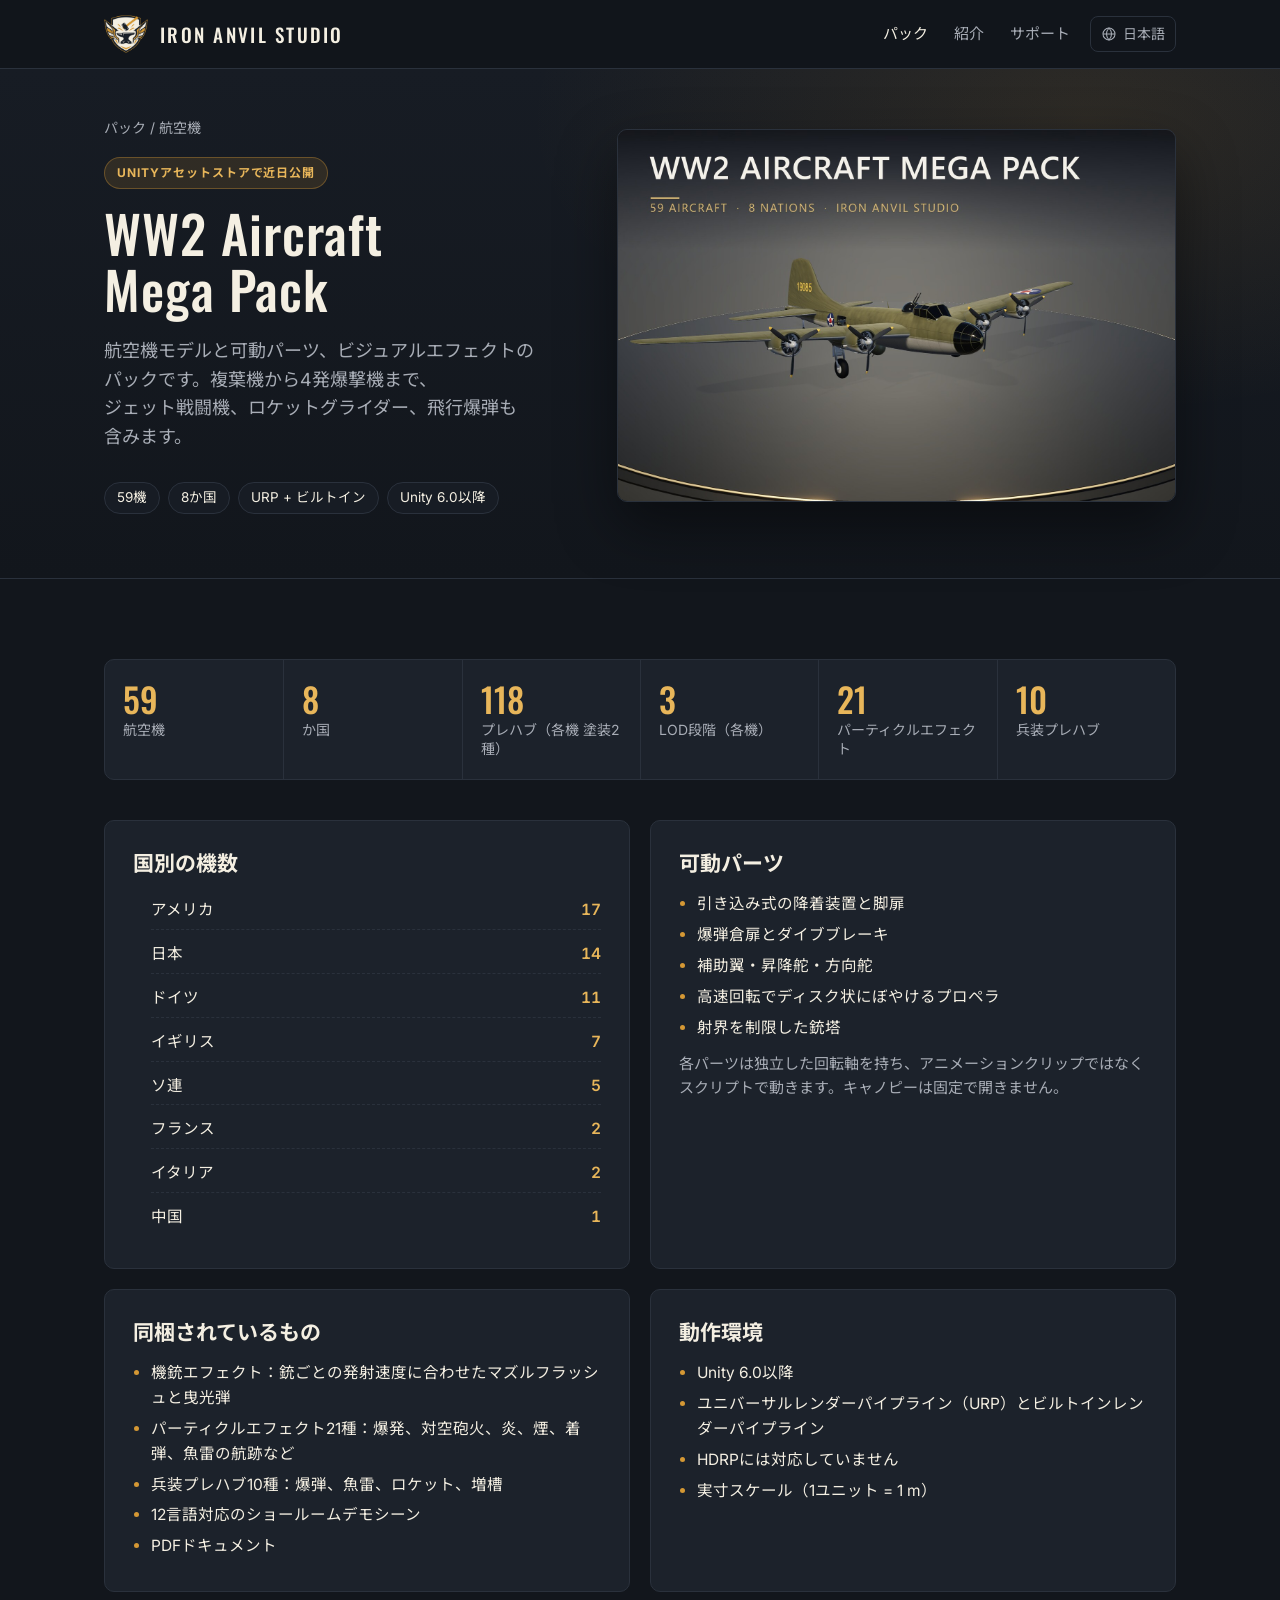
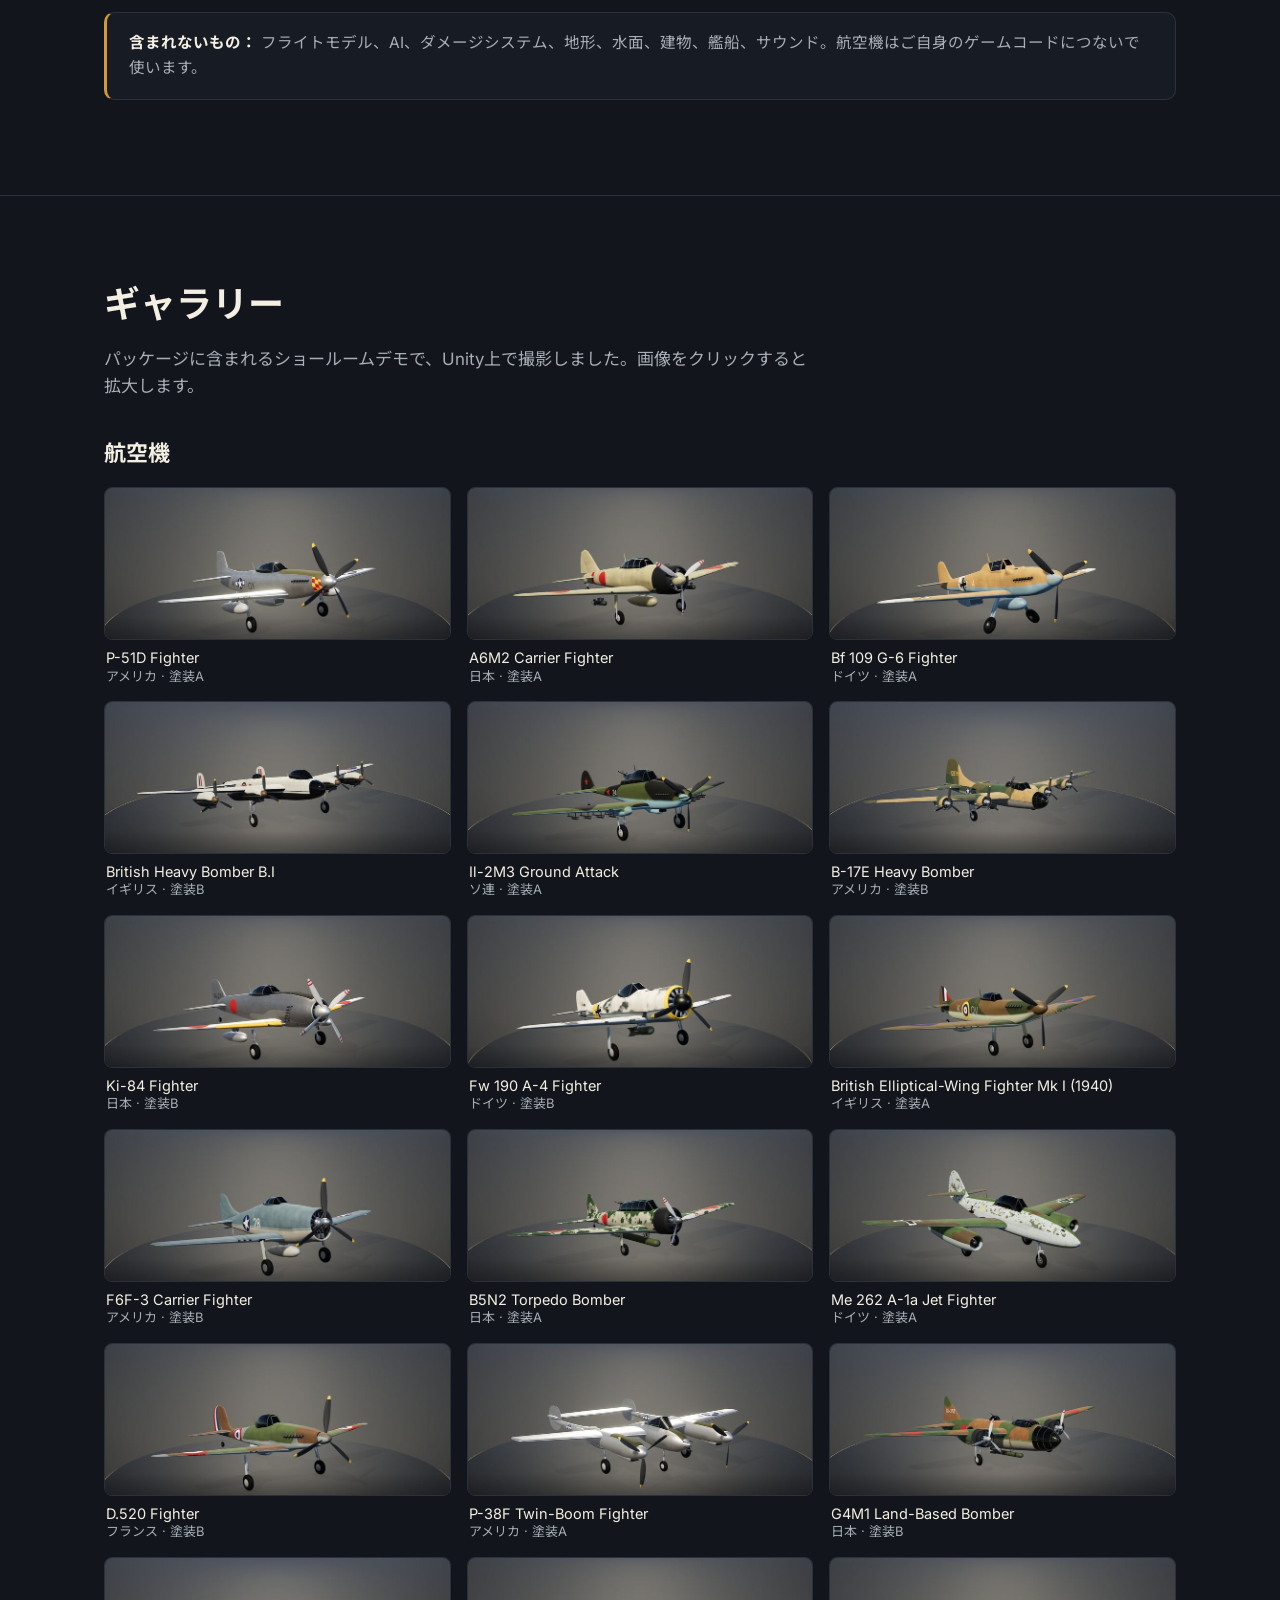
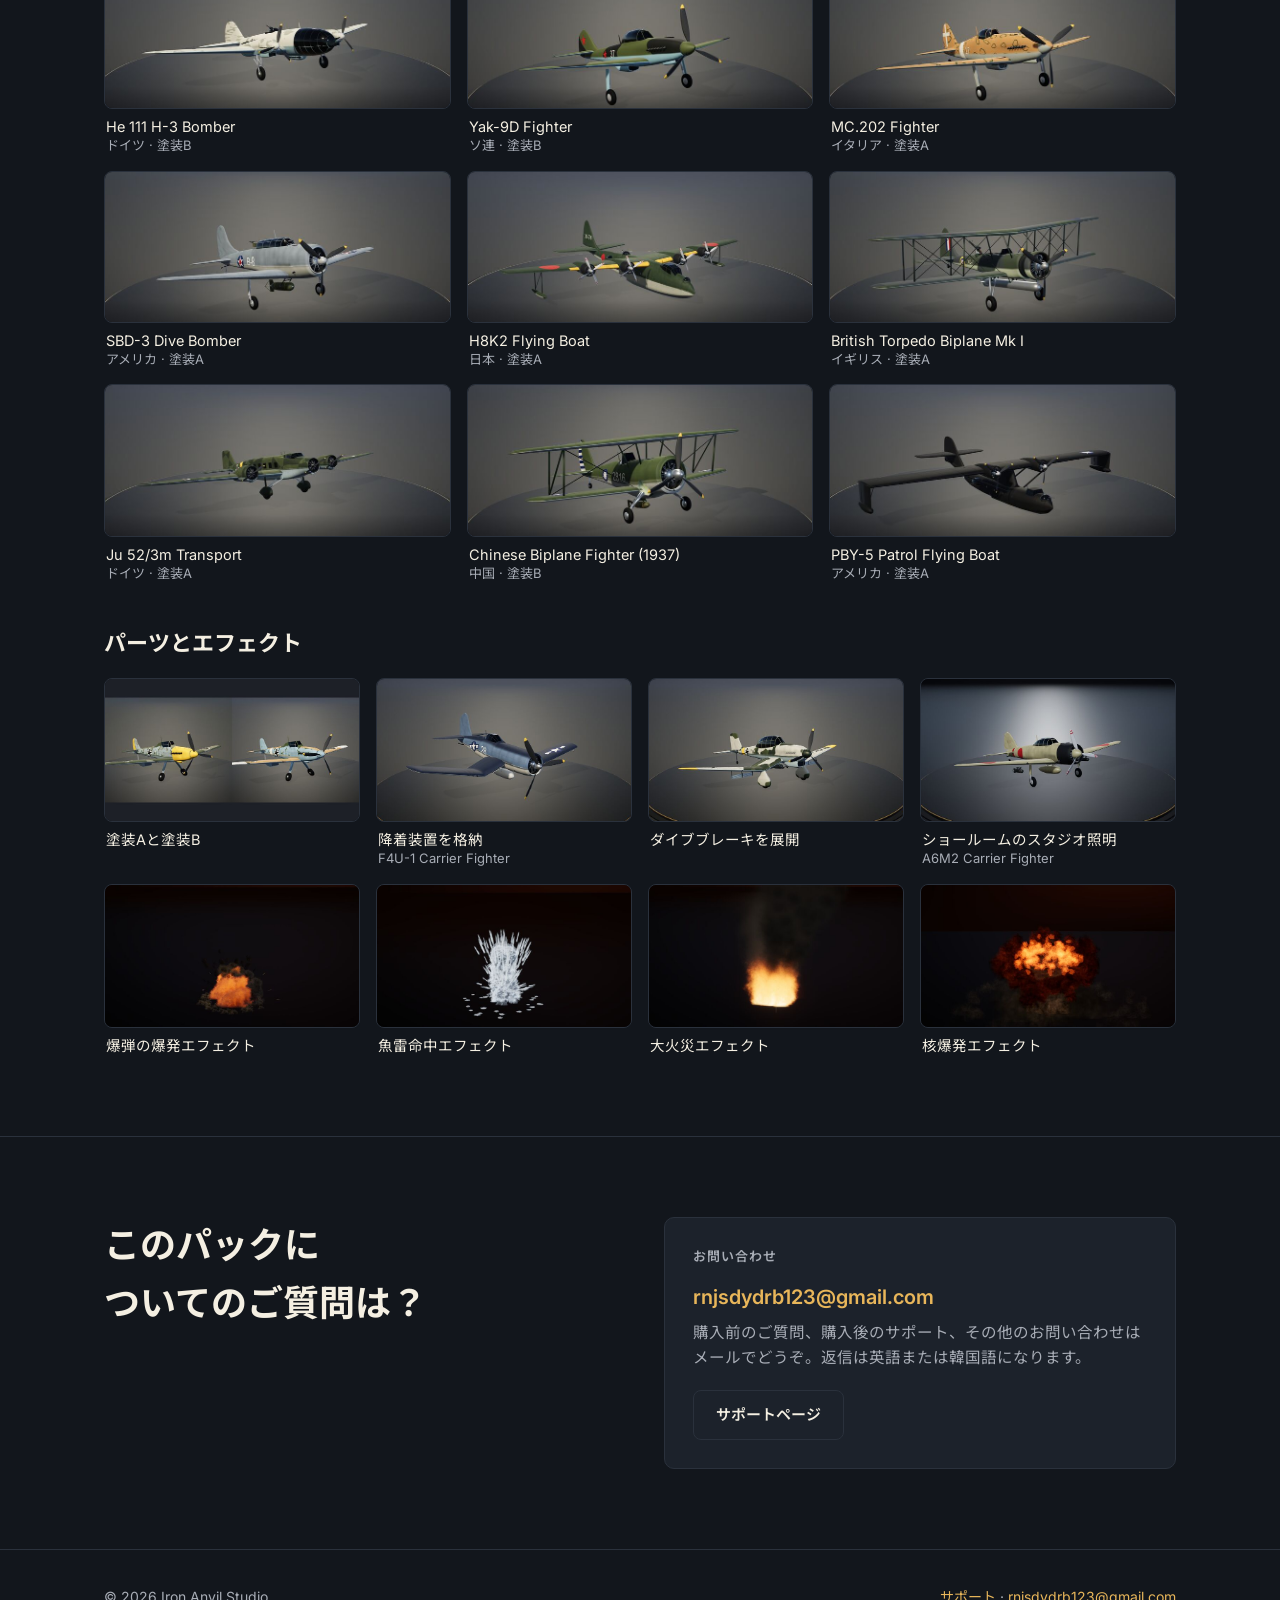
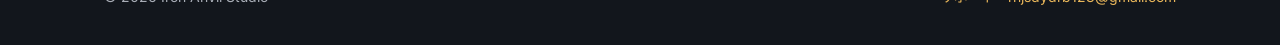
<file: ja/packs/ww2-aircraft-mega-pack.html>
<!doctype html>
<html lang="ja">
<head>
  <meta charset="utf-8">
  <meta name="viewport" content="width=device-width, initial-scale=1">
  <title>WW2 Aircraft Mega Pack – Iron Anvil Studio</title>
  <meta name="description" content="8か国・59機の第二次世界大戦の航空機。各機に塗装2種、可動パーツ、機銃エフェクト、パーティクルエフェクト21種、ショールームデモ。URP・ビルトイン対応、Unity 6.0以降。">
  <meta property="og:title" content="WW2 Aircraft Mega Pack – Iron Anvil Studio">
  <meta property="og:description" content="8か国・59機の第二次世界大戦の航空機。各機に塗装2種、可動パーツ、機銃エフェクト、パーティクルエフェクト21種、ショールームデモ。URP・ビルトイン対応、Unity 6.0以降。">
  <meta property="og:image" content="https://rnjsdydrb123.github.io/img/social.jpg">
  <meta property="og:type" content="website">
  <meta property="og:locale" content="ja_JP">
  <link rel="canonical" href="https://rnjsdydrb123.github.io/ja/packs/ww2-aircraft-mega-pack.html">
  <link rel="alternate" hreflang="en" href="https://rnjsdydrb123.github.io/packs/ww2-aircraft-mega-pack.html">
  <link rel="alternate" hreflang="ko" href="https://rnjsdydrb123.github.io/ko/packs/ww2-aircraft-mega-pack.html">
  <link rel="alternate" hreflang="ja" href="https://rnjsdydrb123.github.io/ja/packs/ww2-aircraft-mega-pack.html">
  <link rel="alternate" hreflang="zh-Hans" href="https://rnjsdydrb123.github.io/zh/packs/ww2-aircraft-mega-pack.html">
  <link rel="alternate" hreflang="x-default" href="https://rnjsdydrb123.github.io/packs/ww2-aircraft-mega-pack.html">
  <link rel="icon" href="../../img/favicon-32.png" sizes="32x32" type="image/png">
  <link rel="apple-touch-icon" href="../../img/apple-touch-icon.png">
  <link rel="preconnect" href="https://fonts.googleapis.com">
  <link rel="preconnect" href="https://fonts.gstatic.com" crossorigin>
  <link href="https://fonts.googleapis.com/css2?family=Inter:wght@400;600;700&family=Oswald:wght@500&family=Noto+Sans+JP:wght@400;700&display=swap" rel="stylesheet">
  <link rel="stylesheet" href="../../style.css">
</head>
<body>
  <header class="site">
    <div class="wrap">
      <a class="brand" href="../../ja/index.html">
        <img src="../../img/logo-128.png" alt="" width="44" height="44">
        <span>Iron Anvil Studio</span>
      </a>
      <nav class="main">
        <a href="../../ja/index.html#packs" class="active">パック</a>
        <a href="../../ja/index.html#about">紹介</a>
        <a href="../../ja/support.html">サポート</a>
      </nav>
      <details class="lang">
        <summary aria-label="言語"><svg viewBox="0 0 24 24" aria-hidden="true"><circle cx="12" cy="12" r="9"/><path d="M3 12h18M12 3c2.5 2.6 3.8 5.6 3.8 9s-1.3 6.4-3.8 9c-2.5-2.6-3.8-5.6-3.8-9S9.5 5.6 12 3z"/></svg><span>日本語</span></summary>
        <ul><li><a href="../../packs/ww2-aircraft-mega-pack.html" hreflang="en" lang="en">English</a></li><li><a href="../../ko/packs/ww2-aircraft-mega-pack.html" hreflang="ko" lang="ko">한국어</a></li><li><a href="../../ja/packs/ww2-aircraft-mega-pack.html" hreflang="ja" lang="ja" aria-current="true">日本語</a></li><li><a href="../../zh/packs/ww2-aircraft-mega-pack.html" hreflang="zh-Hans" lang="zh-Hans">简体中文</a></li></ul>
      </details>
    </div>
  </header>

  <main>
    <div class="hero pack-hero">
      <div class="wrap">
        <div>
          <p class="crumbs"><a href="../../ja/index.html#packs">パック</a> / <a href="../../ja/index.html#cat-aircraft">航空機</a></p>
          <span class="tag">Unityアセットストアで近日公開</span>
          <h1 lang="en">WW2 Aircraft Mega Pack</h1>
          <p class="lead">航空機モデルと可動パーツ、ビジュアルエフェクトのパックです。複葉機から4発爆撃機まで、ジェット戦闘機、ロケットグライダー、飛行爆弾も含みます。</p>
          <ul class="chips"><li>59機</li><li>8か国</li><li>URP + ビルトイン</li><li>Unity 6.0以降</li></ul>
        </div>
        <figure class="cover">
          <img src="../../img/cover.jpg" alt="WW2 Aircraft Mega Pack" width="1600" height="1067">
        </figure>
      </div>
    </div>

    <section>
      <div class="wrap">
        <ul class="stats">
          <li><b>59</b><span>航空機</span></li>
          <li><b>8</b><span>か国</span></li>
          <li><b>118</b><span>プレハブ（各機 塗装2種）</span></li>
          <li><b>3</b><span>LOD段階（各機）</span></li>
          <li><b>21</b><span>パーティクルエフェクト</span></li>
          <li><b>10</b><span>兵装プレハブ</span></li>
        </ul>

        <div class="facts">
          <div class="box">
            <h3>国別の機数</h3>
            <ul class="nations">
              <li>アメリカ <b>17</b></li>
              <li>日本 <b>14</b></li>
              <li>ドイツ <b>11</b></li>
              <li>イギリス <b>7</b></li>
              <li>ソ連 <b>5</b></li>
              <li>フランス <b>2</b></li>
              <li>イタリア <b>2</b></li>
              <li>中国 <b>1</b></li>
            </ul>
          </div>
          <div class="box">
            <h3>可動パーツ</h3>
            <ul>
              <li>引き込み式の降着装置と脚扉</li>
              <li>爆弾倉扉とダイブブレーキ</li>
              <li>補助翼・昇降舵・方向舵</li>
              <li>高速回転でディスク状にぼやけるプロペラ</li>
              <li>射界を制限した銃塔</li>
            </ul>
            <p>各パーツは独立した回転軸を持ち、アニメーションクリップではなくスクリプトで動きます。キャノピーは固定で開きません。</p>
          </div>
          <div class="box">
            <h3>同梱されているもの</h3>
            <ul>
              <li>機銃エフェクト：銃ごとの発射速度に合わせたマズルフラッシュと曳光弾</li>
              <li>パーティクルエフェクト21種：爆発、対空砲火、炎、煙、着弾、魚雷の航跡など</li>
              <li>兵装プレハブ10種：爆弾、魚雷、ロケット、増槽</li>
              <li>12言語対応のショールームデモシーン</li>
              <li>PDFドキュメント</li>
            </ul>
          </div>
          <div class="box">
            <h3>動作環境</h3>
            <ul>
              <li>Unity 6.0以降</li>
              <li>ユニバーサルレンダーパイプライン（URP）とビルトインレンダーパイプライン</li>
              <li>HDRPには対応していません</li>
              <li>実寸スケール（1ユニット = 1 m）</li>
            </ul>
          </div>
        </div>

        <p class="note"><strong>含まれないもの：</strong> フライトモデル、AI、ダメージシステム、地形、水面、建物、艦船、サウンド。航空機はご自身のゲームコードにつないで使います。</p>
      </div>
    </section>

    <section id="gallery" class="gallery">
      <div class="wrap">
        <h2>ギャラリー</h2>
        <p class="sub">パッケージに含まれるショールームデモで、Unity上で撮影しました。画像をクリックすると拡大します。</p>

        <h3>航空機</h3>
        <ul class="grid">
          <li><a href="../../img/aircraft/usa-p-51d-a.jpg" data-lightbox><img src="../../img/thumb/usa-p-51d-a.jpg" alt="P-51D Fighter, アメリカ · 塗装A" width="720" height="315" loading="lazy"></a><span class="cap">P-51D Fighter<small>アメリカ · 塗装A</small></span></li>
          <li><a href="../../img/aircraft/jpn-a6m2-a.jpg" data-lightbox><img src="../../img/thumb/jpn-a6m2-a.jpg" alt="A6M2 Carrier Fighter, 日本 · 塗装A" width="720" height="315" loading="lazy"></a><span class="cap">A6M2 Carrier Fighter<small>日本 · 塗装A</small></span></li>
          <li><a href="../../img/aircraft/ger-bf-109-g-6-a.jpg" data-lightbox><img src="../../img/thumb/ger-bf-109-g-6-a.jpg" alt="Bf 109 G-6 Fighter, ドイツ · 塗装A" width="720" height="315" loading="lazy"></a><span class="cap">Bf 109 G-6 Fighter<small>ドイツ · 塗装A</small></span></li>
          <li><a href="../../img/aircraft/gbr-heavy-bomber-b1-b.jpg" data-lightbox><img src="../../img/thumb/gbr-heavy-bomber-b1-b.jpg" alt="British Heavy Bomber B.I, イギリス · 塗装B" width="720" height="315" loading="lazy"></a><span class="cap">British Heavy Bomber B.I<small>イギリス · 塗装B</small></span></li>
          <li><a href="../../img/aircraft/sov-il-2m3-a.jpg" data-lightbox><img src="../../img/thumb/sov-il-2m3-a.jpg" alt="Il-2M3 Ground Attack, ソ連 · 塗装A" width="720" height="315" loading="lazy"></a><span class="cap">Il-2M3 Ground Attack<small>ソ連 · 塗装A</small></span></li>
          <li><a href="../../img/aircraft/usa-b-17e-b.jpg" data-lightbox><img src="../../img/thumb/usa-b-17e-b.jpg" alt="B-17E Heavy Bomber, アメリカ · 塗装B" width="720" height="315" loading="lazy"></a><span class="cap">B-17E Heavy Bomber<small>アメリカ · 塗装B</small></span></li>
          <li><a href="../../img/aircraft/jpn-ki-84-b.jpg" data-lightbox><img src="../../img/thumb/jpn-ki-84-b.jpg" alt="Ki-84 Fighter, 日本 · 塗装B" width="720" height="315" loading="lazy"></a><span class="cap">Ki-84 Fighter<small>日本 · 塗装B</small></span></li>
          <li><a href="../../img/aircraft/ger-fw-190-a-4-b.jpg" data-lightbox><img src="../../img/thumb/ger-fw-190-a-4-b.jpg" alt="Fw 190 A-4 Fighter, ドイツ · 塗装B" width="720" height="315" loading="lazy"></a><span class="cap">Fw 190 A-4 Fighter<small>ドイツ · 塗装B</small></span></li>
          <li><a href="../../img/aircraft/gbr-elliptical-wing-fighter-mk1-a.jpg" data-lightbox><img src="../../img/thumb/gbr-elliptical-wing-fighter-mk1-a.jpg" alt="British Elliptical-Wing Fighter Mk I (1940), イギリス · 塗装A" width="720" height="315" loading="lazy"></a><span class="cap">British Elliptical-Wing Fighter Mk I (1940)<small>イギリス · 塗装A</small></span></li>
          <li><a href="../../img/aircraft/usa-f6f-3-b.jpg" data-lightbox><img src="../../img/thumb/usa-f6f-3-b.jpg" alt="F6F-3 Carrier Fighter, アメリカ · 塗装B" width="720" height="315" loading="lazy"></a><span class="cap">F6F-3 Carrier Fighter<small>アメリカ · 塗装B</small></span></li>
          <li><a href="../../img/aircraft/jpn-b5n2-a.jpg" data-lightbox><img src="../../img/thumb/jpn-b5n2-a.jpg" alt="B5N2 Torpedo Bomber, 日本 · 塗装A" width="720" height="315" loading="lazy"></a><span class="cap">B5N2 Torpedo Bomber<small>日本 · 塗装A</small></span></li>
          <li><a href="../../img/aircraft/ger-me-262-a-1a-a.jpg" data-lightbox><img src="../../img/thumb/ger-me-262-a-1a-a.jpg" alt="Me 262 A-1a Jet Fighter, ドイツ · 塗装A" width="720" height="315" loading="lazy"></a><span class="cap">Me 262 A-1a Jet Fighter<small>ドイツ · 塗装A</small></span></li>
          <li><a href="../../img/aircraft/fra-d520-b.jpg" data-lightbox><img src="../../img/thumb/fra-d520-b.jpg" alt="D.520 Fighter, フランス · 塗装B" width="720" height="315" loading="lazy"></a><span class="cap">D.520 Fighter<small>フランス · 塗装B</small></span></li>
          <li><a href="../../img/aircraft/usa-p-38f-a.jpg" data-lightbox><img src="../../img/thumb/usa-p-38f-a.jpg" alt="P-38F Twin-Boom Fighter, アメリカ · 塗装A" width="720" height="315" loading="lazy"></a><span class="cap">P-38F Twin-Boom Fighter<small>アメリカ · 塗装A</small></span></li>
          <li><a href="../../img/aircraft/jpn-g4m1-b.jpg" data-lightbox><img src="../../img/thumb/jpn-g4m1-b.jpg" alt="G4M1 Land-Based Bomber, 日本 · 塗装B" width="720" height="315" loading="lazy"></a><span class="cap">G4M1 Land-Based Bomber<small>日本 · 塗装B</small></span></li>
          <li><a href="../../img/aircraft/ger-he-111-h-3-b.jpg" data-lightbox><img src="../../img/thumb/ger-he-111-h-3-b.jpg" alt="He 111 H-3 Bomber, ドイツ · 塗装B" width="720" height="315" loading="lazy"></a><span class="cap">He 111 H-3 Bomber<small>ドイツ · 塗装B</small></span></li>
          <li><a href="../../img/aircraft/sov-yak-9d-b.jpg" data-lightbox><img src="../../img/thumb/sov-yak-9d-b.jpg" alt="Yak-9D Fighter, ソ連 · 塗装B" width="720" height="315" loading="lazy"></a><span class="cap">Yak-9D Fighter<small>ソ連 · 塗装B</small></span></li>
          <li><a href="../../img/aircraft/ita-mc202-a.jpg" data-lightbox><img src="../../img/thumb/ita-mc202-a.jpg" alt="MC.202 Fighter, イタリア · 塗装A" width="720" height="315" loading="lazy"></a><span class="cap">MC.202 Fighter<small>イタリア · 塗装A</small></span></li>
          <li><a href="../../img/aircraft/usa-sbd-3-a.jpg" data-lightbox><img src="../../img/thumb/usa-sbd-3-a.jpg" alt="SBD-3 Dive Bomber, アメリカ · 塗装A" width="720" height="315" loading="lazy"></a><span class="cap">SBD-3 Dive Bomber<small>アメリカ · 塗装A</small></span></li>
          <li><a href="../../img/aircraft/jpn-h8k2-a.jpg" data-lightbox><img src="../../img/thumb/jpn-h8k2-a.jpg" alt="H8K2 Flying Boat, 日本 · 塗装A" width="720" height="315" loading="lazy"></a><span class="cap">H8K2 Flying Boat<small>日本 · 塗装A</small></span></li>
          <li><a href="../../img/aircraft/gbr-torpedo-biplane-mk1-a.jpg" data-lightbox><img src="../../img/thumb/gbr-torpedo-biplane-mk1-a.jpg" alt="British Torpedo Biplane Mk I, イギリス · 塗装A" width="720" height="315" loading="lazy"></a><span class="cap">British Torpedo Biplane Mk I<small>イギリス · 塗装A</small></span></li>
          <li><a href="../../img/aircraft/ger-ju-52-3m-a.jpg" data-lightbox><img src="../../img/thumb/ger-ju-52-3m-a.jpg" alt="Ju 52/3m Transport, ドイツ · 塗装A" width="720" height="315" loading="lazy"></a><span class="cap">Ju 52/3m Transport<small>ドイツ · 塗装A</small></span></li>
          <li><a href="../../img/aircraft/chn-biplane-fighter-1937-b.jpg" data-lightbox><img src="../../img/thumb/chn-biplane-fighter-1937-b.jpg" alt="Chinese Biplane Fighter (1937), 中国 · 塗装B" width="720" height="315" loading="lazy"></a><span class="cap">Chinese Biplane Fighter (1937)<small>中国 · 塗装B</small></span></li>
          <li><a href="../../img/aircraft/usa-pby-5-a.jpg" data-lightbox><img src="../../img/thumb/usa-pby-5-a.jpg" alt="PBY-5 Patrol Flying Boat, アメリカ · 塗装A" width="720" height="315" loading="lazy"></a><span class="cap">PBY-5 Patrol Flying Boat<small>アメリカ · 塗装A</small></span></li>
        </ul>

        <h3>パーツとエフェクト</h3>
        <ul class="grid shots">
          <li><a href="../../img/shots/paint-a-b.jpg" data-lightbox><img src="../../img/thumb/paint-a-b.jpg" alt="塗装Aと塗装B" width="720" height="405" loading="lazy"></a><span class="cap">塗装Aと塗装B</span></li>
          <li><a href="../../img/shots/gear-up.jpg" data-lightbox><img src="../../img/thumb/gear-up.jpg" alt="降着装置を格納, F4U-1 Carrier Fighter" width="720" height="405" loading="lazy"></a><span class="cap">降着装置を格納<small>F4U-1 Carrier Fighter</small></span></li>
          <li><a href="../../img/shots/dive-brakes.jpg" data-lightbox><img src="../../img/thumb/dive-brakes.jpg" alt="ダイブブレーキを展開" width="720" height="405" loading="lazy"></a><span class="cap">ダイブブレーキを展開</span></li>
          <li><a href="../../img/shots/studio-lighting.jpg" data-lightbox><img src="../../img/thumb/studio-lighting.jpg" alt="ショールームのスタジオ照明, A6M2 Carrier Fighter" width="720" height="405" loading="lazy"></a><span class="cap">ショールームのスタジオ照明<small>A6M2 Carrier Fighter</small></span></li>
          <li><a href="../../img/shots/fx-explosion.jpg" data-lightbox><img src="../../img/thumb/fx-explosion.jpg" alt="爆弾の爆発エフェクト" width="720" height="405" loading="lazy"></a><span class="cap">爆弾の爆発エフェクト</span></li>
          <li><a href="../../img/shots/fx-torpedo-hit.jpg" data-lightbox><img src="../../img/thumb/fx-torpedo-hit.jpg" alt="魚雷命中エフェクト" width="720" height="405" loading="lazy"></a><span class="cap">魚雷命中エフェクト</span></li>
          <li><a href="../../img/shots/fx-fire.jpg" data-lightbox><img src="../../img/thumb/fx-fire.jpg" alt="大火災エフェクト" width="720" height="405" loading="lazy"></a><span class="cap">大火災エフェクト</span></li>
          <li><a href="../../img/shots/fx-atomic-blast.jpg" data-lightbox><img src="../../img/thumb/fx-atomic-blast.jpg" alt="核爆発エフェクト" width="720" height="405" loading="lazy"></a><span class="cap">核爆発エフェクト</span></li>
        </ul>
      </div>
    </section>

    <section>
      <div class="wrap about">
        <div>
          <h2>このパックについてのご質問は？</h2>
        </div>
        <div class="contact-box">
          <p class="eyebrow">お問い合わせ</p>
          <p class="mail"><a href="mailto:rnjsdydrb123@gmail.com">rnjsdydrb123@gmail.com</a></p>
          <p class="muted">購入前のご質問、購入後のサポート、その他のお問い合わせはメールでどうぞ。返信は英語または韓国語になります。</p>
          <a class="btn" href="../../ja/support.html">サポートページ</a>
        </div>
      </div>
    </section>
  </main>

  <footer class="site">
    <div class="wrap">
      <span>© 2026 Iron Anvil Studio</span>
      <span><a href="../../ja/support.html">サポート</a> · <a href="mailto:rnjsdydrb123@gmail.com">rnjsdydrb123@gmail.com</a></span>
    </div>
  </footer>

  <dialog class="lightbox" aria-label="拡大表示">
    <figure>
      <img alt="">
      <figcaption></figcaption>
    </figure>
    <button class="close" type="button" aria-label="閉じる">×</button>
    <button class="prev" type="button" aria-label="前の画像">‹</button>
    <button class="next" type="button" aria-label="次の画像">›</button>
  </dialog>
  <script src="../../site.js"></script>
</body>
</html>
</file>
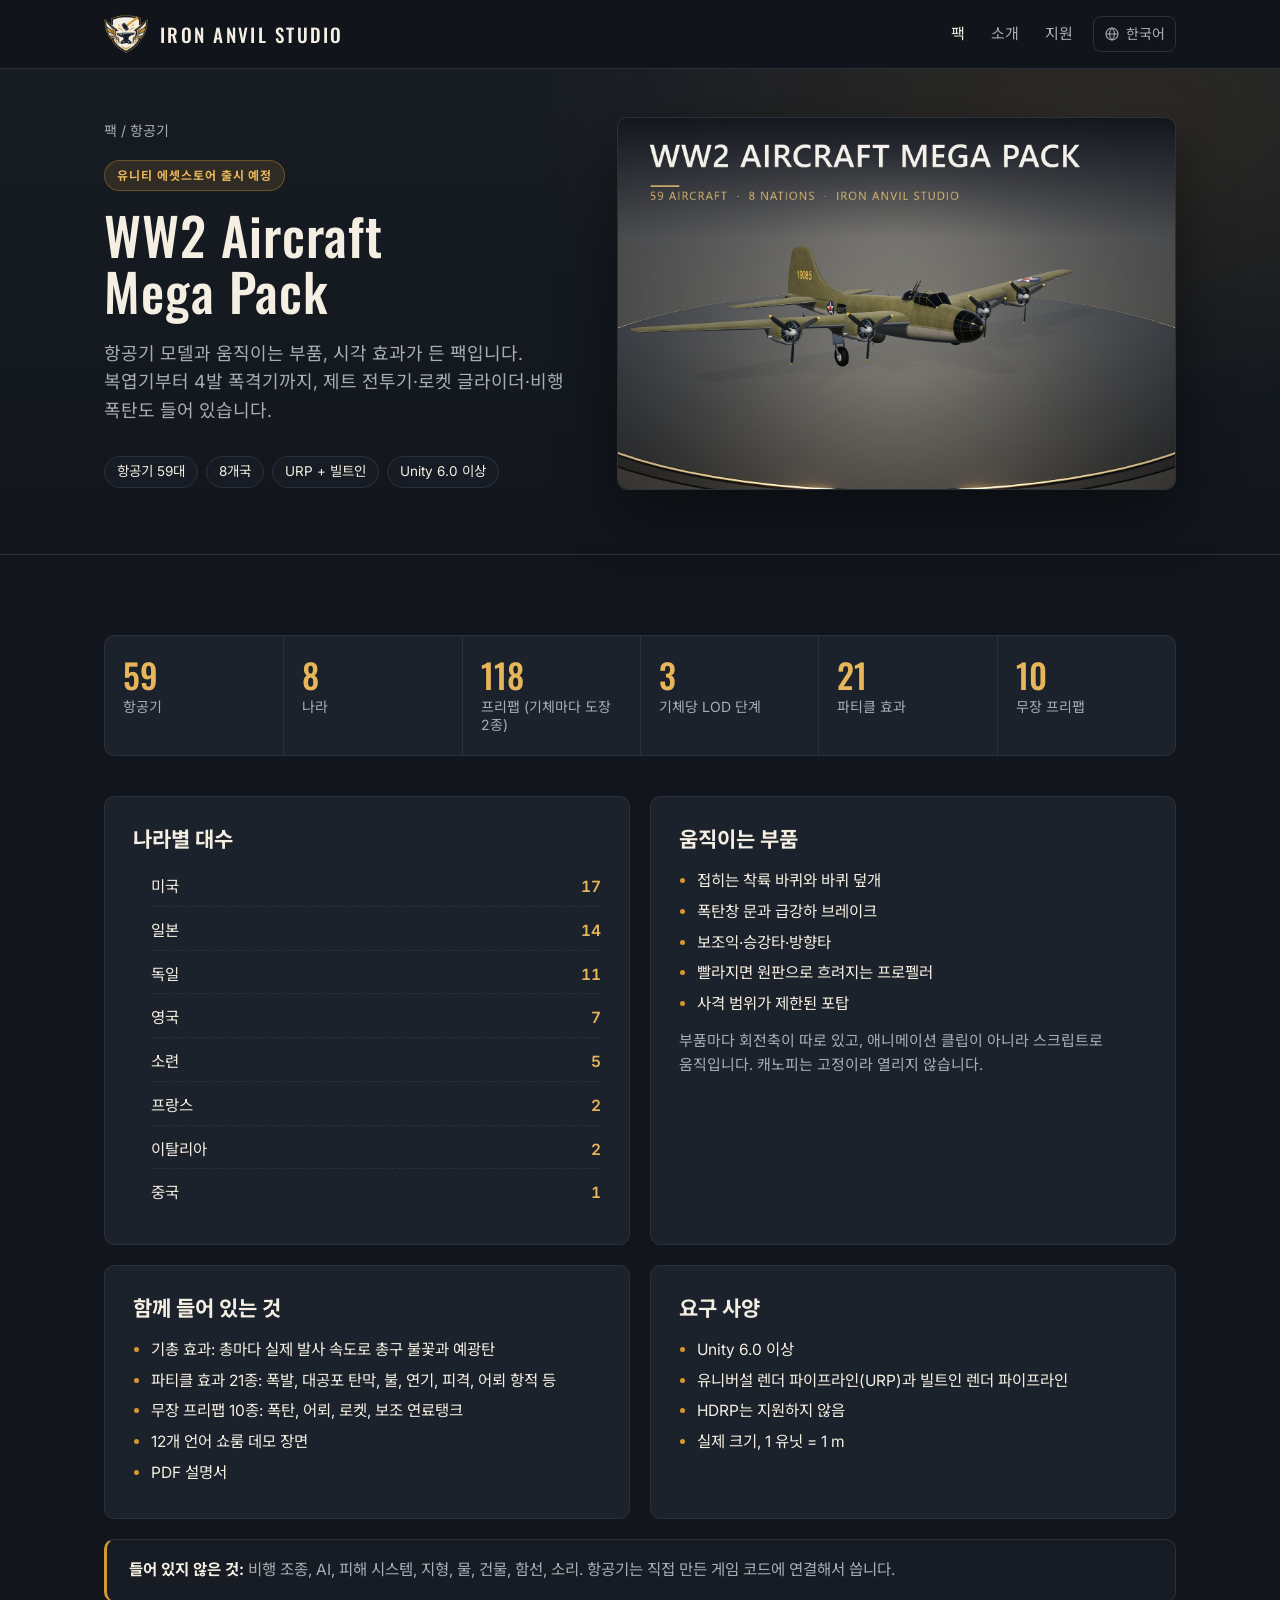
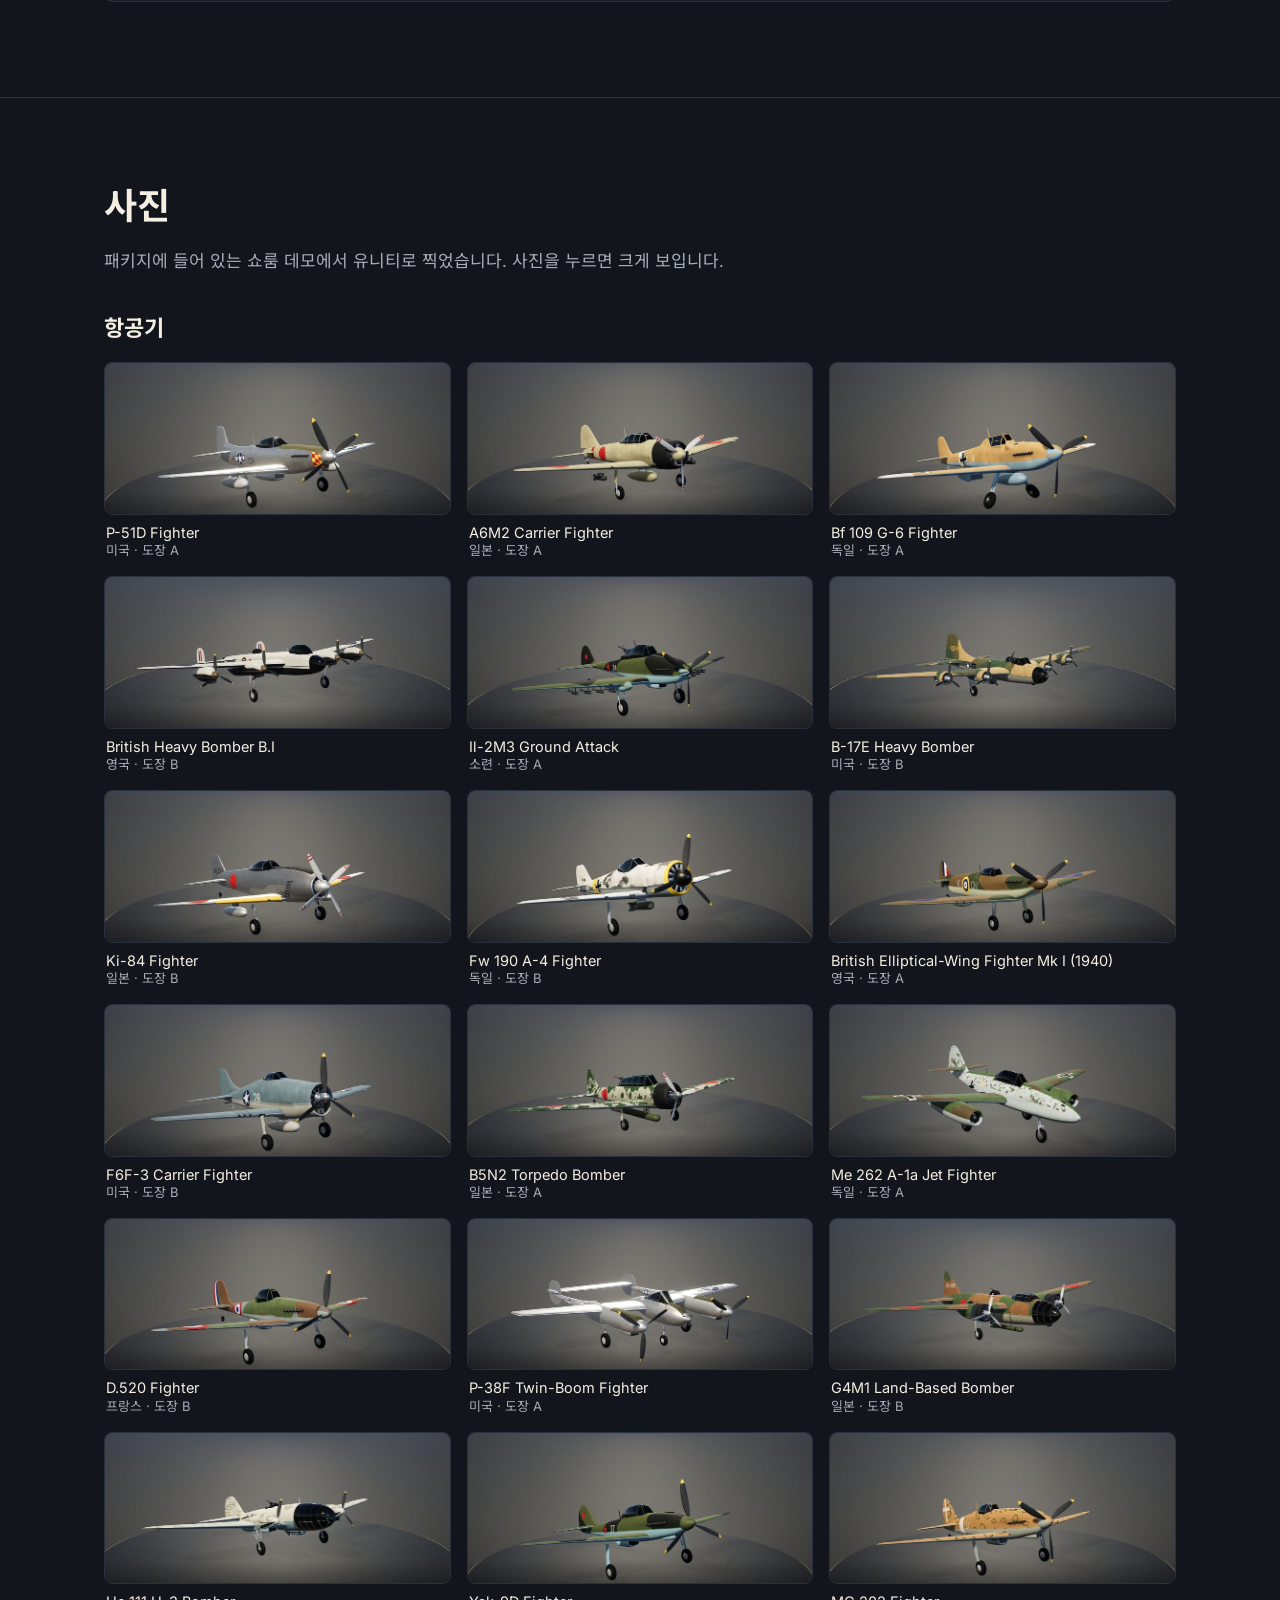
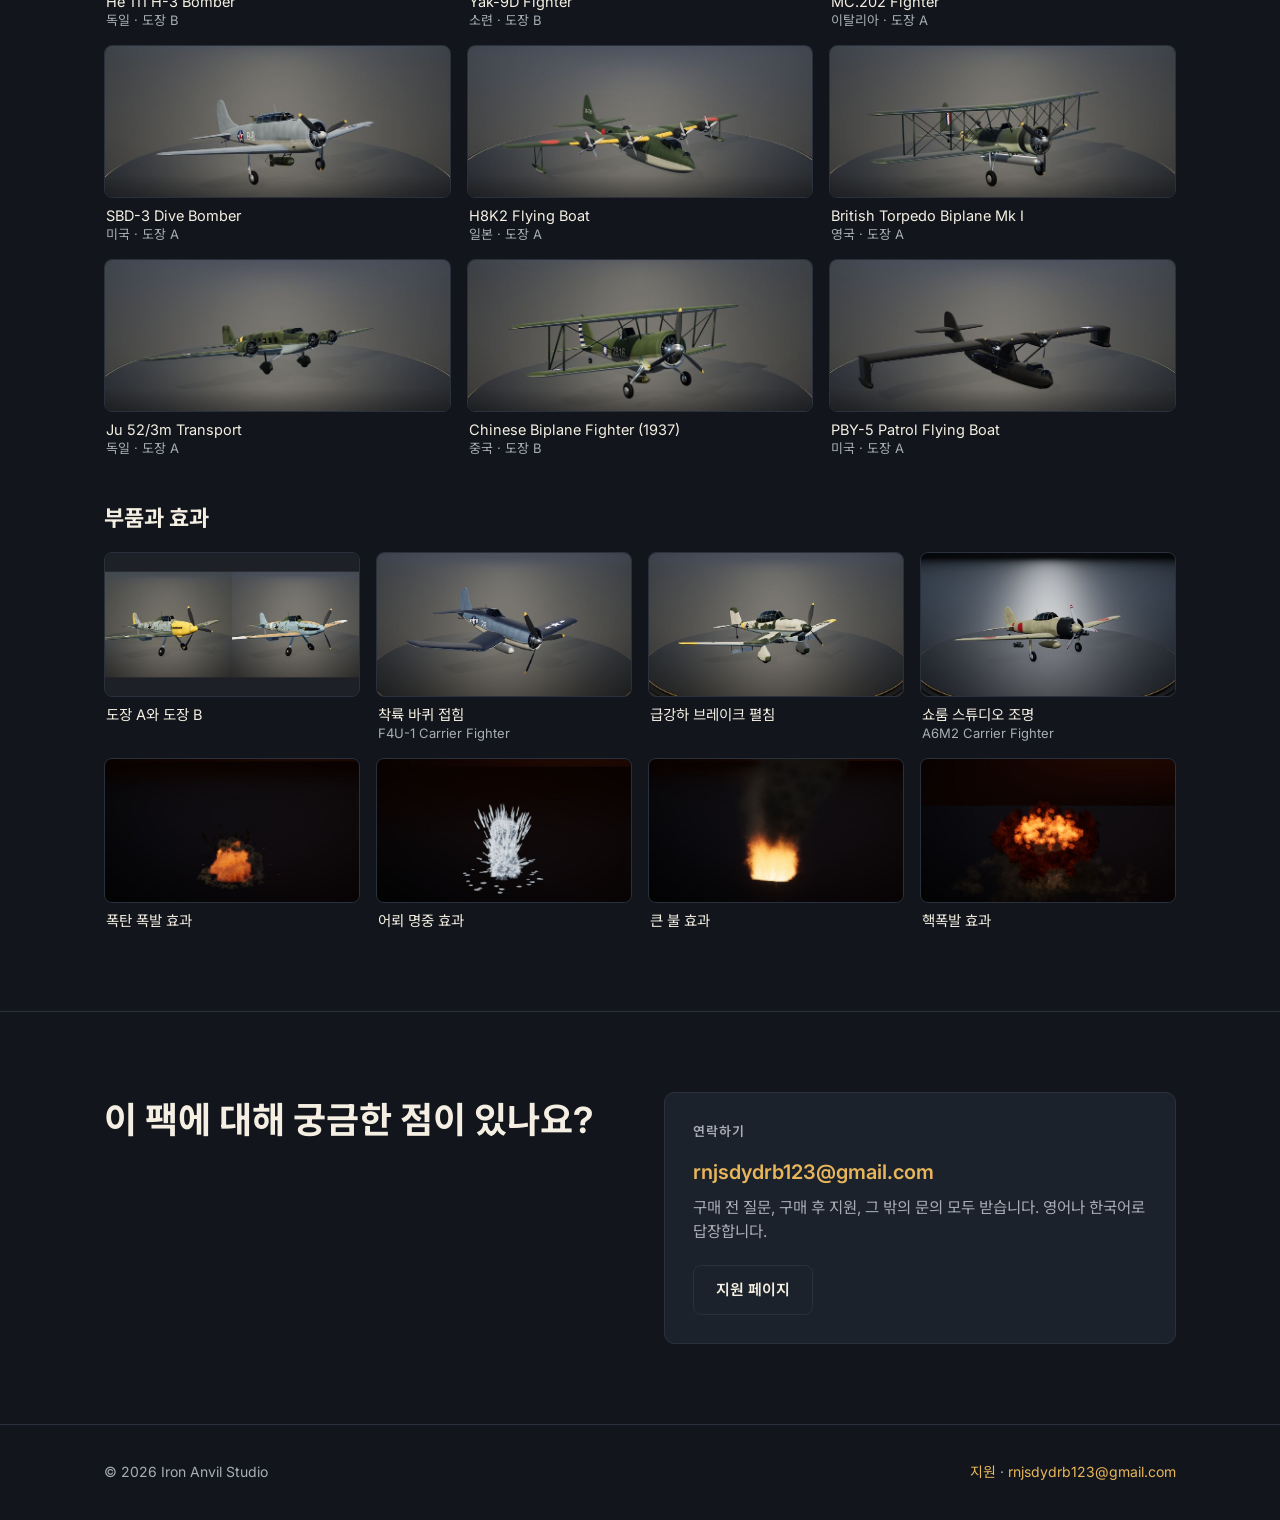
<file: ko/packs/ww2-aircraft-mega-pack.html>
<!doctype html>
<html lang="ko">
<head>
  <meta charset="utf-8">
  <meta name="viewport" content="width=device-width, initial-scale=1">
  <title>WW2 Aircraft Mega Pack – Iron Anvil Studio</title>
  <meta name="description" content="8개국 2차대전 항공기 59대. 기체마다 도장 2종, 움직이는 부품, 기총 효과, 파티클 효과 21종, 쇼룸 데모. URP·빌트인, Unity 6.0 이상.">
  <meta property="og:title" content="WW2 Aircraft Mega Pack – Iron Anvil Studio">
  <meta property="og:description" content="8개국 2차대전 항공기 59대. 기체마다 도장 2종, 움직이는 부품, 기총 효과, 파티클 효과 21종, 쇼룸 데모. URP·빌트인, Unity 6.0 이상.">
  <meta property="og:image" content="https://rnjsdydrb123.github.io/img/social.jpg">
  <meta property="og:type" content="website">
  <meta property="og:locale" content="ko_KR">
  <link rel="canonical" href="https://rnjsdydrb123.github.io/ko/packs/ww2-aircraft-mega-pack.html">
  <link rel="alternate" hreflang="en" href="https://rnjsdydrb123.github.io/packs/ww2-aircraft-mega-pack.html">
  <link rel="alternate" hreflang="ko" href="https://rnjsdydrb123.github.io/ko/packs/ww2-aircraft-mega-pack.html">
  <link rel="alternate" hreflang="ja" href="https://rnjsdydrb123.github.io/ja/packs/ww2-aircraft-mega-pack.html">
  <link rel="alternate" hreflang="zh-Hans" href="https://rnjsdydrb123.github.io/zh/packs/ww2-aircraft-mega-pack.html">
  <link rel="alternate" hreflang="x-default" href="https://rnjsdydrb123.github.io/packs/ww2-aircraft-mega-pack.html">
  <link rel="icon" href="../../img/favicon-32.png" sizes="32x32" type="image/png">
  <link rel="apple-touch-icon" href="../../img/apple-touch-icon.png">
  <link rel="preconnect" href="https://fonts.googleapis.com">
  <link rel="preconnect" href="https://fonts.gstatic.com" crossorigin>
  <link href="https://fonts.googleapis.com/css2?family=Inter:wght@400;600;700&family=Oswald:wght@500&family=Noto+Sans+KR:wght@400;700&display=swap" rel="stylesheet">
  <link rel="stylesheet" href="../../style.css">
</head>
<body>
  <header class="site">
    <div class="wrap">
      <a class="brand" href="../../ko/index.html">
        <img src="../../img/logo-128.png" alt="" width="44" height="44">
        <span>Iron Anvil Studio</span>
      </a>
      <nav class="main">
        <a href="../../ko/index.html#packs" class="active">팩</a>
        <a href="../../ko/index.html#about">소개</a>
        <a href="../../ko/support.html">지원</a>
      </nav>
      <details class="lang">
        <summary aria-label="언어"><svg viewBox="0 0 24 24" aria-hidden="true"><circle cx="12" cy="12" r="9"/><path d="M3 12h18M12 3c2.5 2.6 3.8 5.6 3.8 9s-1.3 6.4-3.8 9c-2.5-2.6-3.8-5.6-3.8-9S9.5 5.6 12 3z"/></svg><span>한국어</span></summary>
        <ul><li><a href="../../packs/ww2-aircraft-mega-pack.html" hreflang="en" lang="en">English</a></li><li><a href="../../ko/packs/ww2-aircraft-mega-pack.html" hreflang="ko" lang="ko" aria-current="true">한국어</a></li><li><a href="../../ja/packs/ww2-aircraft-mega-pack.html" hreflang="ja" lang="ja">日本語</a></li><li><a href="../../zh/packs/ww2-aircraft-mega-pack.html" hreflang="zh-Hans" lang="zh-Hans">简体中文</a></li></ul>
      </details>
    </div>
  </header>

  <main>
    <div class="hero pack-hero">
      <div class="wrap">
        <div>
          <p class="crumbs"><a href="../../ko/index.html#packs">팩</a> / <a href="../../ko/index.html#cat-aircraft">항공기</a></p>
          <span class="tag">유니티 에셋스토어 출시 예정</span>
          <h1 lang="en">WW2 Aircraft Mega Pack</h1>
          <p class="lead">항공기 모델과 움직이는 부품, 시각 효과가 든 팩입니다. 복엽기부터 4발 폭격기까지, 제트 전투기·로켓 글라이더·비행 폭탄도 들어 있습니다.</p>
          <ul class="chips"><li>항공기 59대</li><li>8개국</li><li>URP + 빌트인</li><li>Unity 6.0 이상</li></ul>
        </div>
        <figure class="cover">
          <img src="../../img/cover.jpg" alt="WW2 Aircraft Mega Pack" width="1600" height="1067">
        </figure>
      </div>
    </div>

    <section>
      <div class="wrap">
        <ul class="stats">
          <li><b>59</b><span>항공기</span></li>
          <li><b>8</b><span>나라</span></li>
          <li><b>118</b><span>프리팹 (기체마다 도장 2종)</span></li>
          <li><b>3</b><span>기체당 LOD 단계</span></li>
          <li><b>21</b><span>파티클 효과</span></li>
          <li><b>10</b><span>무장 프리팹</span></li>
        </ul>

        <div class="facts">
          <div class="box">
            <h3>나라별 대수</h3>
            <ul class="nations">
              <li>미국 <b>17</b></li>
              <li>일본 <b>14</b></li>
              <li>독일 <b>11</b></li>
              <li>영국 <b>7</b></li>
              <li>소련 <b>5</b></li>
              <li>프랑스 <b>2</b></li>
              <li>이탈리아 <b>2</b></li>
              <li>중국 <b>1</b></li>
            </ul>
          </div>
          <div class="box">
            <h3>움직이는 부품</h3>
            <ul>
              <li>접히는 착륙 바퀴와 바퀴 덮개</li>
              <li>폭탄창 문과 급강하 브레이크</li>
              <li>보조익·승강타·방향타</li>
              <li>빨라지면 원판으로 흐려지는 프로펠러</li>
              <li>사격 범위가 제한된 포탑</li>
            </ul>
            <p>부품마다 회전축이 따로 있고, 애니메이션 클립이 아니라 스크립트로 움직입니다. 캐노피는 고정이라 열리지 않습니다.</p>
          </div>
          <div class="box">
            <h3>함께 들어 있는 것</h3>
            <ul>
              <li>기총 효과: 총마다 실제 발사 속도로 총구 불꽃과 예광탄</li>
              <li>파티클 효과 21종: 폭발, 대공포 탄막, 불, 연기, 피격, 어뢰 항적 등</li>
              <li>무장 프리팹 10종: 폭탄, 어뢰, 로켓, 보조 연료탱크</li>
              <li>12개 언어 쇼룸 데모 장면</li>
              <li>PDF 설명서</li>
            </ul>
          </div>
          <div class="box">
            <h3>요구 사양</h3>
            <ul>
              <li>Unity 6.0 이상</li>
              <li>유니버설 렌더 파이프라인(URP)과 빌트인 렌더 파이프라인</li>
              <li>HDRP는 지원하지 않음</li>
              <li>실제 크기, 1 유닛 = 1 m</li>
            </ul>
          </div>
        </div>

        <p class="note"><strong>들어 있지 않은 것:</strong> 비행 조종, AI, 피해 시스템, 지형, 물, 건물, 함선, 소리. 항공기는 직접 만든 게임 코드에 연결해서 씁니다.</p>
      </div>
    </section>

    <section id="gallery" class="gallery">
      <div class="wrap">
        <h2>사진</h2>
        <p class="sub">패키지에 들어 있는 쇼룸 데모에서 유니티로 찍었습니다. 사진을 누르면 크게 보입니다.</p>

        <h3>항공기</h3>
        <ul class="grid">
          <li><a href="../../img/aircraft/usa-p-51d-a.jpg" data-lightbox><img src="../../img/thumb/usa-p-51d-a.jpg" alt="P-51D Fighter, 미국 · 도장 A" width="720" height="315" loading="lazy"></a><span class="cap">P-51D Fighter<small>미국 · 도장 A</small></span></li>
          <li><a href="../../img/aircraft/jpn-a6m2-a.jpg" data-lightbox><img src="../../img/thumb/jpn-a6m2-a.jpg" alt="A6M2 Carrier Fighter, 일본 · 도장 A" width="720" height="315" loading="lazy"></a><span class="cap">A6M2 Carrier Fighter<small>일본 · 도장 A</small></span></li>
          <li><a href="../../img/aircraft/ger-bf-109-g-6-a.jpg" data-lightbox><img src="../../img/thumb/ger-bf-109-g-6-a.jpg" alt="Bf 109 G-6 Fighter, 독일 · 도장 A" width="720" height="315" loading="lazy"></a><span class="cap">Bf 109 G-6 Fighter<small>독일 · 도장 A</small></span></li>
          <li><a href="../../img/aircraft/gbr-heavy-bomber-b1-b.jpg" data-lightbox><img src="../../img/thumb/gbr-heavy-bomber-b1-b.jpg" alt="British Heavy Bomber B.I, 영국 · 도장 B" width="720" height="315" loading="lazy"></a><span class="cap">British Heavy Bomber B.I<small>영국 · 도장 B</small></span></li>
          <li><a href="../../img/aircraft/sov-il-2m3-a.jpg" data-lightbox><img src="../../img/thumb/sov-il-2m3-a.jpg" alt="Il-2M3 Ground Attack, 소련 · 도장 A" width="720" height="315" loading="lazy"></a><span class="cap">Il-2M3 Ground Attack<small>소련 · 도장 A</small></span></li>
          <li><a href="../../img/aircraft/usa-b-17e-b.jpg" data-lightbox><img src="../../img/thumb/usa-b-17e-b.jpg" alt="B-17E Heavy Bomber, 미국 · 도장 B" width="720" height="315" loading="lazy"></a><span class="cap">B-17E Heavy Bomber<small>미국 · 도장 B</small></span></li>
          <li><a href="../../img/aircraft/jpn-ki-84-b.jpg" data-lightbox><img src="../../img/thumb/jpn-ki-84-b.jpg" alt="Ki-84 Fighter, 일본 · 도장 B" width="720" height="315" loading="lazy"></a><span class="cap">Ki-84 Fighter<small>일본 · 도장 B</small></span></li>
          <li><a href="../../img/aircraft/ger-fw-190-a-4-b.jpg" data-lightbox><img src="../../img/thumb/ger-fw-190-a-4-b.jpg" alt="Fw 190 A-4 Fighter, 독일 · 도장 B" width="720" height="315" loading="lazy"></a><span class="cap">Fw 190 A-4 Fighter<small>독일 · 도장 B</small></span></li>
          <li><a href="../../img/aircraft/gbr-elliptical-wing-fighter-mk1-a.jpg" data-lightbox><img src="../../img/thumb/gbr-elliptical-wing-fighter-mk1-a.jpg" alt="British Elliptical-Wing Fighter Mk I (1940), 영국 · 도장 A" width="720" height="315" loading="lazy"></a><span class="cap">British Elliptical-Wing Fighter Mk I (1940)<small>영국 · 도장 A</small></span></li>
          <li><a href="../../img/aircraft/usa-f6f-3-b.jpg" data-lightbox><img src="../../img/thumb/usa-f6f-3-b.jpg" alt="F6F-3 Carrier Fighter, 미국 · 도장 B" width="720" height="315" loading="lazy"></a><span class="cap">F6F-3 Carrier Fighter<small>미국 · 도장 B</small></span></li>
          <li><a href="../../img/aircraft/jpn-b5n2-a.jpg" data-lightbox><img src="../../img/thumb/jpn-b5n2-a.jpg" alt="B5N2 Torpedo Bomber, 일본 · 도장 A" width="720" height="315" loading="lazy"></a><span class="cap">B5N2 Torpedo Bomber<small>일본 · 도장 A</small></span></li>
          <li><a href="../../img/aircraft/ger-me-262-a-1a-a.jpg" data-lightbox><img src="../../img/thumb/ger-me-262-a-1a-a.jpg" alt="Me 262 A-1a Jet Fighter, 독일 · 도장 A" width="720" height="315" loading="lazy"></a><span class="cap">Me 262 A-1a Jet Fighter<small>독일 · 도장 A</small></span></li>
          <li><a href="../../img/aircraft/fra-d520-b.jpg" data-lightbox><img src="../../img/thumb/fra-d520-b.jpg" alt="D.520 Fighter, 프랑스 · 도장 B" width="720" height="315" loading="lazy"></a><span class="cap">D.520 Fighter<small>프랑스 · 도장 B</small></span></li>
          <li><a href="../../img/aircraft/usa-p-38f-a.jpg" data-lightbox><img src="../../img/thumb/usa-p-38f-a.jpg" alt="P-38F Twin-Boom Fighter, 미국 · 도장 A" width="720" height="315" loading="lazy"></a><span class="cap">P-38F Twin-Boom Fighter<small>미국 · 도장 A</small></span></li>
          <li><a href="../../img/aircraft/jpn-g4m1-b.jpg" data-lightbox><img src="../../img/thumb/jpn-g4m1-b.jpg" alt="G4M1 Land-Based Bomber, 일본 · 도장 B" width="720" height="315" loading="lazy"></a><span class="cap">G4M1 Land-Based Bomber<small>일본 · 도장 B</small></span></li>
          <li><a href="../../img/aircraft/ger-he-111-h-3-b.jpg" data-lightbox><img src="../../img/thumb/ger-he-111-h-3-b.jpg" alt="He 111 H-3 Bomber, 독일 · 도장 B" width="720" height="315" loading="lazy"></a><span class="cap">He 111 H-3 Bomber<small>독일 · 도장 B</small></span></li>
          <li><a href="../../img/aircraft/sov-yak-9d-b.jpg" data-lightbox><img src="../../img/thumb/sov-yak-9d-b.jpg" alt="Yak-9D Fighter, 소련 · 도장 B" width="720" height="315" loading="lazy"></a><span class="cap">Yak-9D Fighter<small>소련 · 도장 B</small></span></li>
          <li><a href="../../img/aircraft/ita-mc202-a.jpg" data-lightbox><img src="../../img/thumb/ita-mc202-a.jpg" alt="MC.202 Fighter, 이탈리아 · 도장 A" width="720" height="315" loading="lazy"></a><span class="cap">MC.202 Fighter<small>이탈리아 · 도장 A</small></span></li>
          <li><a href="../../img/aircraft/usa-sbd-3-a.jpg" data-lightbox><img src="../../img/thumb/usa-sbd-3-a.jpg" alt="SBD-3 Dive Bomber, 미국 · 도장 A" width="720" height="315" loading="lazy"></a><span class="cap">SBD-3 Dive Bomber<small>미국 · 도장 A</small></span></li>
          <li><a href="../../img/aircraft/jpn-h8k2-a.jpg" data-lightbox><img src="../../img/thumb/jpn-h8k2-a.jpg" alt="H8K2 Flying Boat, 일본 · 도장 A" width="720" height="315" loading="lazy"></a><span class="cap">H8K2 Flying Boat<small>일본 · 도장 A</small></span></li>
          <li><a href="../../img/aircraft/gbr-torpedo-biplane-mk1-a.jpg" data-lightbox><img src="../../img/thumb/gbr-torpedo-biplane-mk1-a.jpg" alt="British Torpedo Biplane Mk I, 영국 · 도장 A" width="720" height="315" loading="lazy"></a><span class="cap">British Torpedo Biplane Mk I<small>영국 · 도장 A</small></span></li>
          <li><a href="../../img/aircraft/ger-ju-52-3m-a.jpg" data-lightbox><img src="../../img/thumb/ger-ju-52-3m-a.jpg" alt="Ju 52/3m Transport, 독일 · 도장 A" width="720" height="315" loading="lazy"></a><span class="cap">Ju 52/3m Transport<small>독일 · 도장 A</small></span></li>
          <li><a href="../../img/aircraft/chn-biplane-fighter-1937-b.jpg" data-lightbox><img src="../../img/thumb/chn-biplane-fighter-1937-b.jpg" alt="Chinese Biplane Fighter (1937), 중국 · 도장 B" width="720" height="315" loading="lazy"></a><span class="cap">Chinese Biplane Fighter (1937)<small>중국 · 도장 B</small></span></li>
          <li><a href="../../img/aircraft/usa-pby-5-a.jpg" data-lightbox><img src="../../img/thumb/usa-pby-5-a.jpg" alt="PBY-5 Patrol Flying Boat, 미국 · 도장 A" width="720" height="315" loading="lazy"></a><span class="cap">PBY-5 Patrol Flying Boat<small>미국 · 도장 A</small></span></li>
        </ul>

        <h3>부품과 효과</h3>
        <ul class="grid shots">
          <li><a href="../../img/shots/paint-a-b.jpg" data-lightbox><img src="../../img/thumb/paint-a-b.jpg" alt="도장 A와 도장 B" width="720" height="405" loading="lazy"></a><span class="cap">도장 A와 도장 B</span></li>
          <li><a href="../../img/shots/gear-up.jpg" data-lightbox><img src="../../img/thumb/gear-up.jpg" alt="착륙 바퀴 접힘, F4U-1 Carrier Fighter" width="720" height="405" loading="lazy"></a><span class="cap">착륙 바퀴 접힘<small>F4U-1 Carrier Fighter</small></span></li>
          <li><a href="../../img/shots/dive-brakes.jpg" data-lightbox><img src="../../img/thumb/dive-brakes.jpg" alt="급강하 브레이크 펼침" width="720" height="405" loading="lazy"></a><span class="cap">급강하 브레이크 펼침</span></li>
          <li><a href="../../img/shots/studio-lighting.jpg" data-lightbox><img src="../../img/thumb/studio-lighting.jpg" alt="쇼룸 스튜디오 조명, A6M2 Carrier Fighter" width="720" height="405" loading="lazy"></a><span class="cap">쇼룸 스튜디오 조명<small>A6M2 Carrier Fighter</small></span></li>
          <li><a href="../../img/shots/fx-explosion.jpg" data-lightbox><img src="../../img/thumb/fx-explosion.jpg" alt="폭탄 폭발 효과" width="720" height="405" loading="lazy"></a><span class="cap">폭탄 폭발 효과</span></li>
          <li><a href="../../img/shots/fx-torpedo-hit.jpg" data-lightbox><img src="../../img/thumb/fx-torpedo-hit.jpg" alt="어뢰 명중 효과" width="720" height="405" loading="lazy"></a><span class="cap">어뢰 명중 효과</span></li>
          <li><a href="../../img/shots/fx-fire.jpg" data-lightbox><img src="../../img/thumb/fx-fire.jpg" alt="큰 불 효과" width="720" height="405" loading="lazy"></a><span class="cap">큰 불 효과</span></li>
          <li><a href="../../img/shots/fx-atomic-blast.jpg" data-lightbox><img src="../../img/thumb/fx-atomic-blast.jpg" alt="핵폭발 효과" width="720" height="405" loading="lazy"></a><span class="cap">핵폭발 효과</span></li>
        </ul>
      </div>
    </section>

    <section>
      <div class="wrap about">
        <div>
          <h2>이 팩에 대해 궁금한 점이 있나요?</h2>
        </div>
        <div class="contact-box">
          <p class="eyebrow">연락하기</p>
          <p class="mail"><a href="mailto:rnjsdydrb123@gmail.com">rnjsdydrb123@gmail.com</a></p>
          <p class="muted">구매 전 질문, 구매 후 지원, 그 밖의 문의 모두 받습니다. 영어나 한국어로 답장합니다.</p>
          <a class="btn" href="../../ko/support.html">지원 페이지</a>
        </div>
      </div>
    </section>
  </main>

  <footer class="site">
    <div class="wrap">
      <span>© 2026 Iron Anvil Studio</span>
      <span><a href="../../ko/support.html">지원</a> · <a href="mailto:rnjsdydrb123@gmail.com">rnjsdydrb123@gmail.com</a></span>
    </div>
  </footer>

  <dialog class="lightbox" aria-label="크게 보기">
    <figure>
      <img alt="">
      <figcaption></figcaption>
    </figure>
    <button class="close" type="button" aria-label="닫기">×</button>
    <button class="prev" type="button" aria-label="이전 사진">‹</button>
    <button class="next" type="button" aria-label="다음 사진">›</button>
  </dialog>
  <script src="../../site.js"></script>
</body>
</html>
</file>
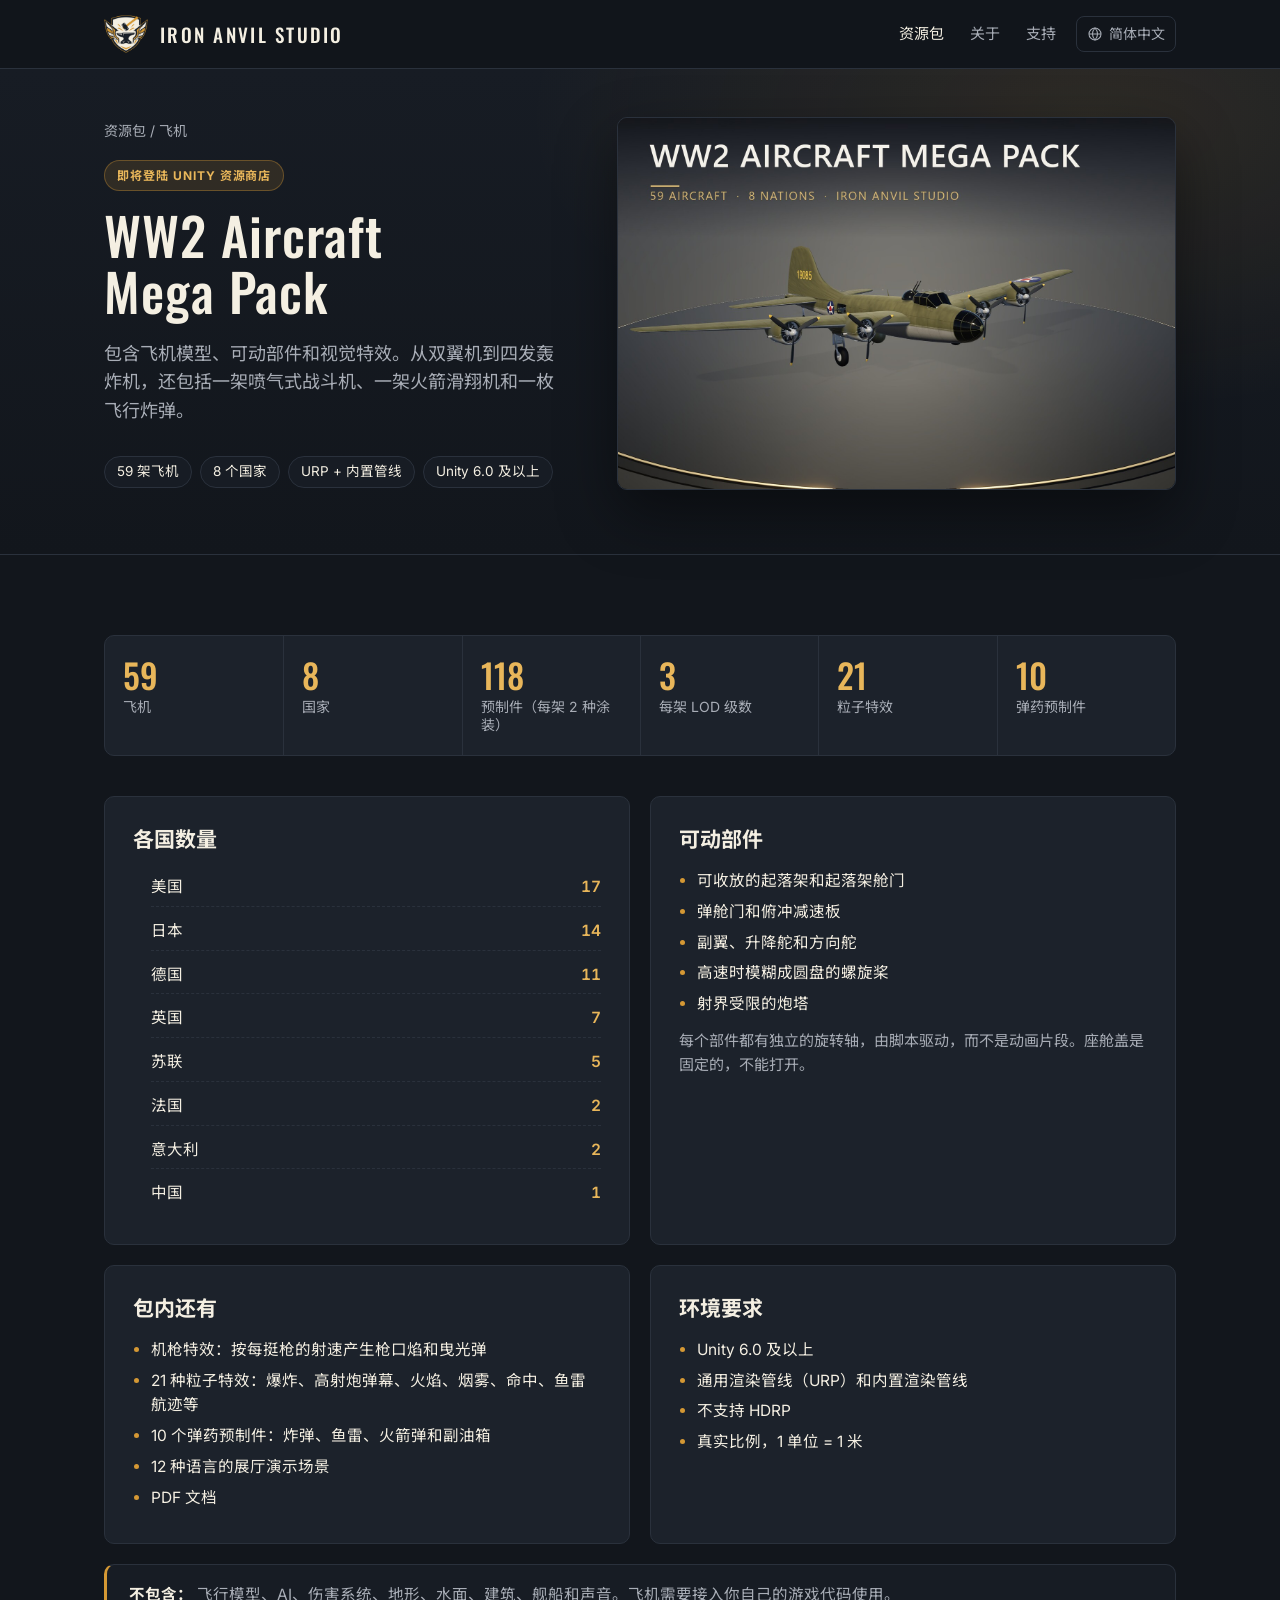
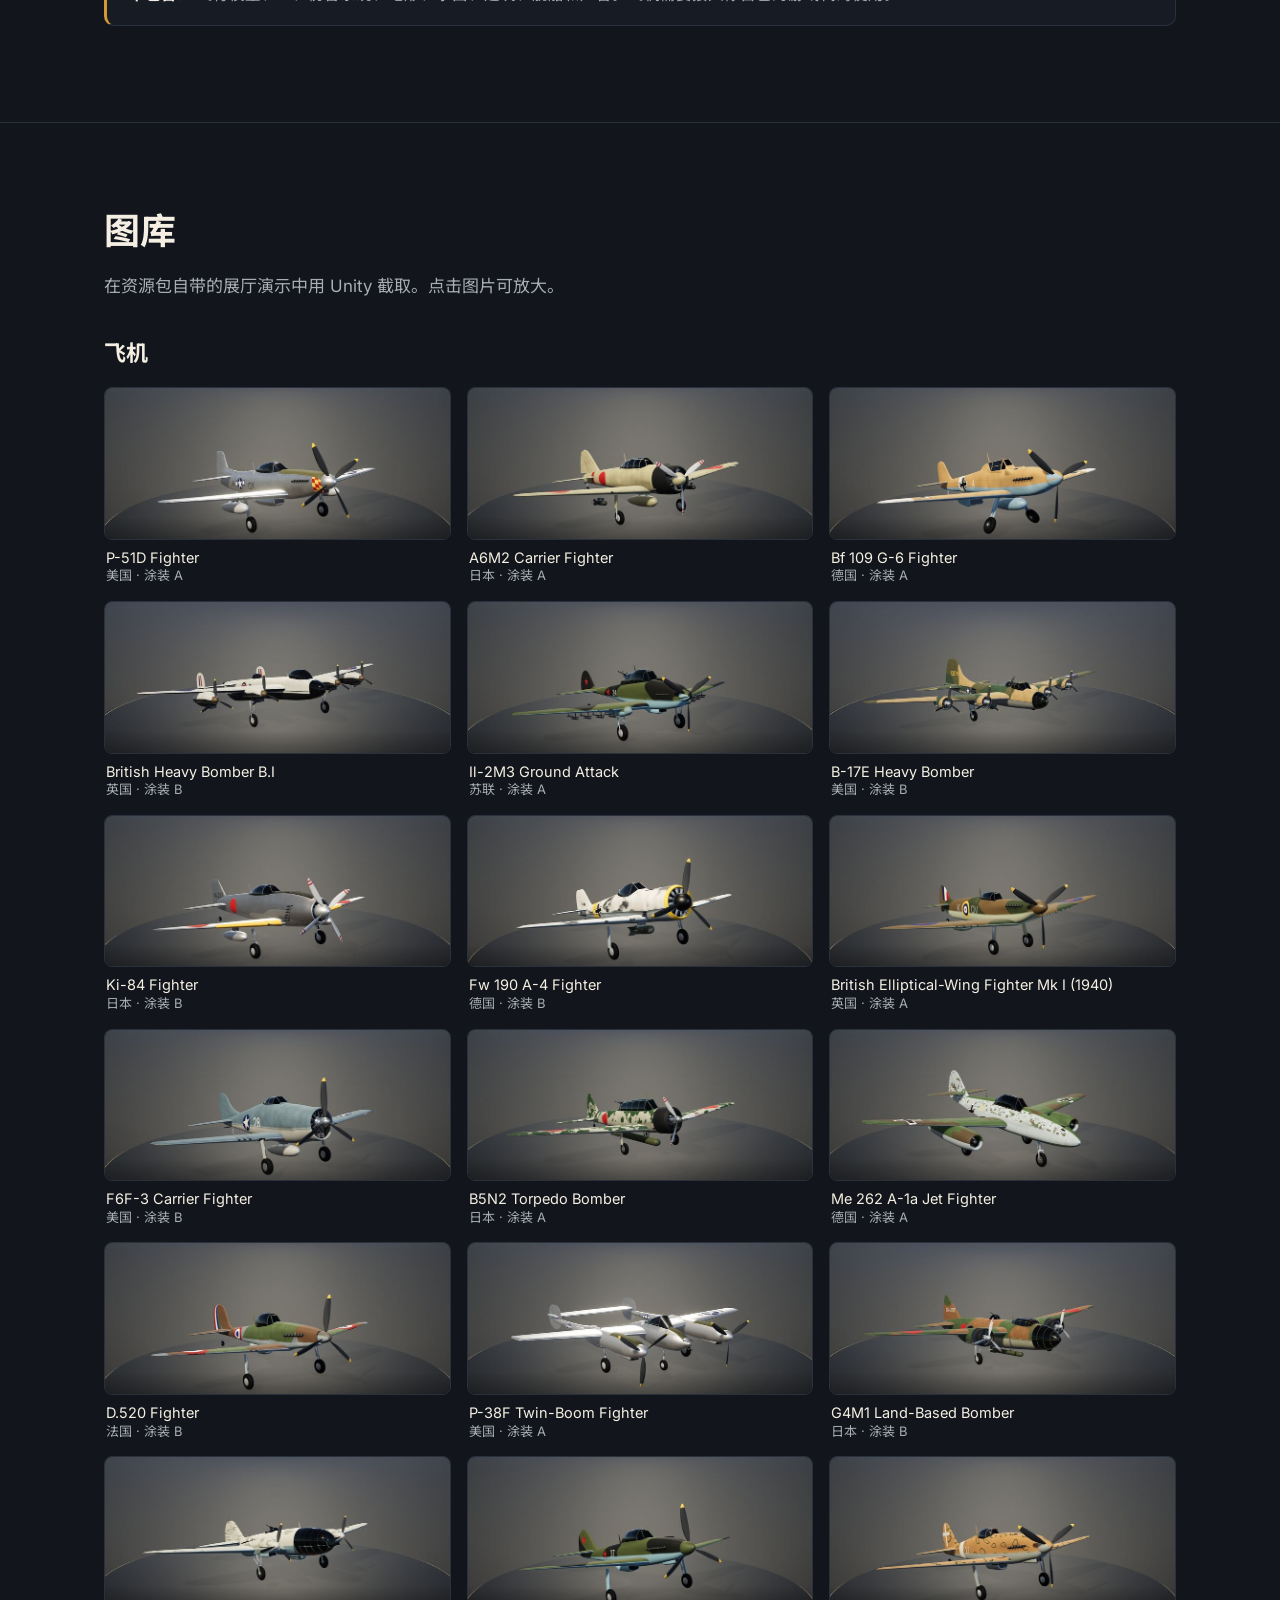
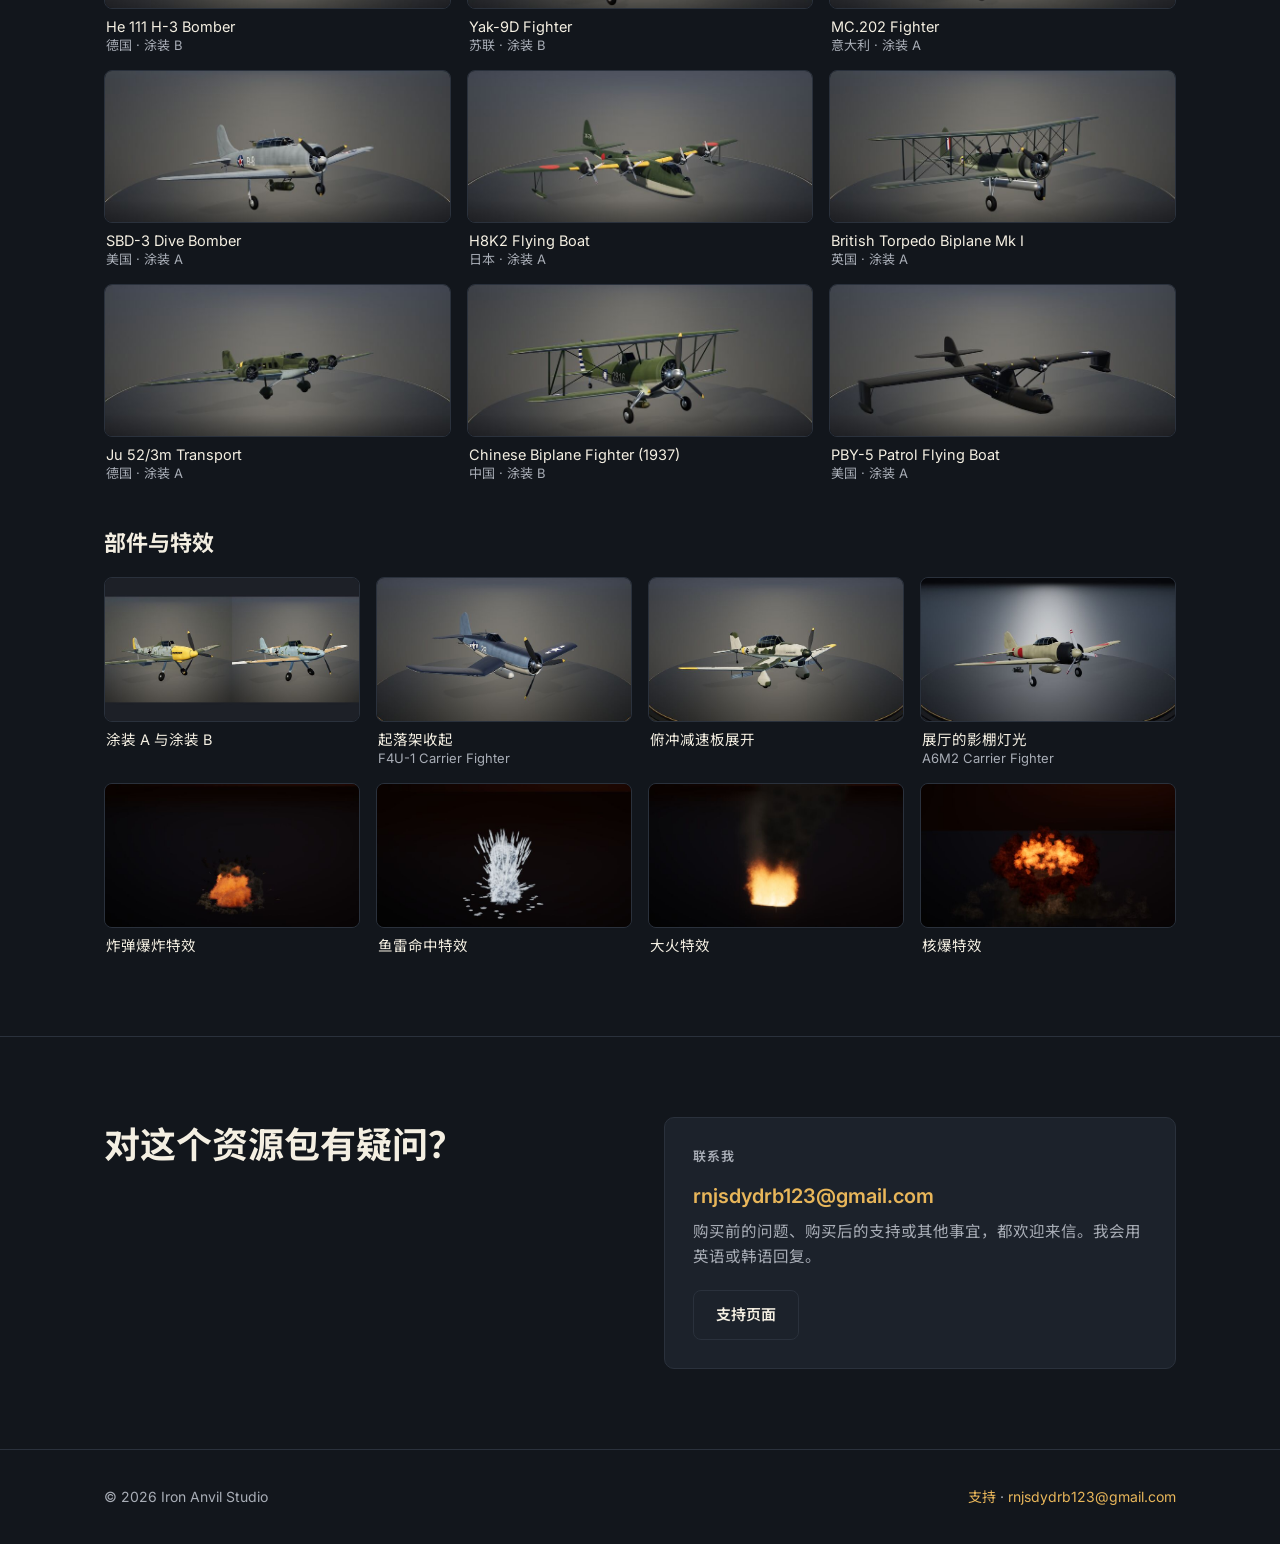
<file: zh/packs/ww2-aircraft-mega-pack.html>
<!doctype html>
<html lang="zh-Hans">
<head>
  <meta charset="utf-8">
  <meta name="viewport" content="width=device-width, initial-scale=1">
  <title>WW2 Aircraft Mega Pack – Iron Anvil Studio</title>
  <meta name="description" content="来自 8 个国家的 59 架二战飞机，每架 2 种涂装，带可动部件、机枪特效、21 种粒子特效和展厅演示。支持 URP 和内置管线，Unity 6.0 及以上。">
  <meta property="og:title" content="WW2 Aircraft Mega Pack – Iron Anvil Studio">
  <meta property="og:description" content="来自 8 个国家的 59 架二战飞机，每架 2 种涂装，带可动部件、机枪特效、21 种粒子特效和展厅演示。支持 URP 和内置管线，Unity 6.0 及以上。">
  <meta property="og:image" content="https://rnjsdydrb123.github.io/img/social.jpg">
  <meta property="og:type" content="website">
  <meta property="og:locale" content="zh_CN">
  <link rel="canonical" href="https://rnjsdydrb123.github.io/zh/packs/ww2-aircraft-mega-pack.html">
  <link rel="alternate" hreflang="en" href="https://rnjsdydrb123.github.io/packs/ww2-aircraft-mega-pack.html">
  <link rel="alternate" hreflang="ko" href="https://rnjsdydrb123.github.io/ko/packs/ww2-aircraft-mega-pack.html">
  <link rel="alternate" hreflang="ja" href="https://rnjsdydrb123.github.io/ja/packs/ww2-aircraft-mega-pack.html">
  <link rel="alternate" hreflang="zh-Hans" href="https://rnjsdydrb123.github.io/zh/packs/ww2-aircraft-mega-pack.html">
  <link rel="alternate" hreflang="x-default" href="https://rnjsdydrb123.github.io/packs/ww2-aircraft-mega-pack.html">
  <link rel="icon" href="../../img/favicon-32.png" sizes="32x32" type="image/png">
  <link rel="apple-touch-icon" href="../../img/apple-touch-icon.png">
  <link rel="preconnect" href="https://fonts.googleapis.com">
  <link rel="preconnect" href="https://fonts.gstatic.com" crossorigin>
  <link href="https://fonts.googleapis.com/css2?family=Inter:wght@400;600;700&family=Oswald:wght@500&family=Noto+Sans+SC:wght@400;700&display=swap" rel="stylesheet">
  <link rel="stylesheet" href="../../style.css">
</head>
<body>
  <header class="site">
    <div class="wrap">
      <a class="brand" href="../../zh/index.html">
        <img src="../../img/logo-128.png" alt="" width="44" height="44">
        <span>Iron Anvil Studio</span>
      </a>
      <nav class="main">
        <a href="../../zh/index.html#packs" class="active">资源包</a>
        <a href="../../zh/index.html#about">关于</a>
        <a href="../../zh/support.html">支持</a>
      </nav>
      <details class="lang">
        <summary aria-label="语言"><svg viewBox="0 0 24 24" aria-hidden="true"><circle cx="12" cy="12" r="9"/><path d="M3 12h18M12 3c2.5 2.6 3.8 5.6 3.8 9s-1.3 6.4-3.8 9c-2.5-2.6-3.8-5.6-3.8-9S9.5 5.6 12 3z"/></svg><span>简体中文</span></summary>
        <ul><li><a href="../../packs/ww2-aircraft-mega-pack.html" hreflang="en" lang="en">English</a></li><li><a href="../../ko/packs/ww2-aircraft-mega-pack.html" hreflang="ko" lang="ko">한국어</a></li><li><a href="../../ja/packs/ww2-aircraft-mega-pack.html" hreflang="ja" lang="ja">日本語</a></li><li><a href="../../zh/packs/ww2-aircraft-mega-pack.html" hreflang="zh-Hans" lang="zh-Hans" aria-current="true">简体中文</a></li></ul>
      </details>
    </div>
  </header>

  <main>
    <div class="hero pack-hero">
      <div class="wrap">
        <div>
          <p class="crumbs"><a href="../../zh/index.html#packs">资源包</a> / <a href="../../zh/index.html#cat-aircraft">飞机</a></p>
          <span class="tag">即将登陆 Unity 资源商店</span>
          <h1 lang="en">WW2 Aircraft Mega Pack</h1>
          <p class="lead">包含飞机模型、可动部件和视觉特效。从双翼机到四发轰炸机，还包括一架喷气式战斗机、一架火箭滑翔机和一枚飞行炸弹。</p>
          <ul class="chips"><li>59 架飞机</li><li>8 个国家</li><li>URP + 内置管线</li><li>Unity 6.0 及以上</li></ul>
        </div>
        <figure class="cover">
          <img src="../../img/cover.jpg" alt="WW2 Aircraft Mega Pack" width="1600" height="1067">
        </figure>
      </div>
    </div>

    <section>
      <div class="wrap">
        <ul class="stats">
          <li><b>59</b><span>飞机</span></li>
          <li><b>8</b><span>国家</span></li>
          <li><b>118</b><span>预制件（每架 2 种涂装）</span></li>
          <li><b>3</b><span>每架 LOD 级数</span></li>
          <li><b>21</b><span>粒子特效</span></li>
          <li><b>10</b><span>弹药预制件</span></li>
        </ul>

        <div class="facts">
          <div class="box">
            <h3>各国数量</h3>
            <ul class="nations">
              <li>美国 <b>17</b></li>
              <li>日本 <b>14</b></li>
              <li>德国 <b>11</b></li>
              <li>英国 <b>7</b></li>
              <li>苏联 <b>5</b></li>
              <li>法国 <b>2</b></li>
              <li>意大利 <b>2</b></li>
              <li>中国 <b>1</b></li>
            </ul>
          </div>
          <div class="box">
            <h3>可动部件</h3>
            <ul>
              <li>可收放的起落架和起落架舱门</li>
              <li>弹舱门和俯冲减速板</li>
              <li>副翼、升降舵和方向舵</li>
              <li>高速时模糊成圆盘的螺旋桨</li>
              <li>射界受限的炮塔</li>
            </ul>
            <p>每个部件都有独立的旋转轴，由脚本驱动，而不是动画片段。座舱盖是固定的，不能打开。</p>
          </div>
          <div class="box">
            <h3>包内还有</h3>
            <ul>
              <li>机枪特效：按每挺枪的射速产生枪口焰和曳光弹</li>
              <li>21 种粒子特效：爆炸、高射炮弹幕、火焰、烟雾、命中、鱼雷航迹等</li>
              <li>10 个弹药预制件：炸弹、鱼雷、火箭弹和副油箱</li>
              <li>12 种语言的展厅演示场景</li>
              <li>PDF 文档</li>
            </ul>
          </div>
          <div class="box">
            <h3>环境要求</h3>
            <ul>
              <li>Unity 6.0 及以上</li>
              <li>通用渲染管线（URP）和内置渲染管线</li>
              <li>不支持 HDRP</li>
              <li>真实比例，1 单位 = 1 米</li>
            </ul>
          </div>
        </div>

        <p class="note"><strong>不包含：</strong> 飞行模型、AI、伤害系统、地形、水面、建筑、舰船和声音。飞机需要接入你自己的游戏代码使用。</p>
      </div>
    </section>

    <section id="gallery" class="gallery">
      <div class="wrap">
        <h2>图库</h2>
        <p class="sub">在资源包自带的展厅演示中用 Unity 截取。点击图片可放大。</p>

        <h3>飞机</h3>
        <ul class="grid">
          <li><a href="../../img/aircraft/usa-p-51d-a.jpg" data-lightbox><img src="../../img/thumb/usa-p-51d-a.jpg" alt="P-51D Fighter, 美国 · 涂装 A" width="720" height="315" loading="lazy"></a><span class="cap">P-51D Fighter<small>美国 · 涂装 A</small></span></li>
          <li><a href="../../img/aircraft/jpn-a6m2-a.jpg" data-lightbox><img src="../../img/thumb/jpn-a6m2-a.jpg" alt="A6M2 Carrier Fighter, 日本 · 涂装 A" width="720" height="315" loading="lazy"></a><span class="cap">A6M2 Carrier Fighter<small>日本 · 涂装 A</small></span></li>
          <li><a href="../../img/aircraft/ger-bf-109-g-6-a.jpg" data-lightbox><img src="../../img/thumb/ger-bf-109-g-6-a.jpg" alt="Bf 109 G-6 Fighter, 德国 · 涂装 A" width="720" height="315" loading="lazy"></a><span class="cap">Bf 109 G-6 Fighter<small>德国 · 涂装 A</small></span></li>
          <li><a href="../../img/aircraft/gbr-heavy-bomber-b1-b.jpg" data-lightbox><img src="../../img/thumb/gbr-heavy-bomber-b1-b.jpg" alt="British Heavy Bomber B.I, 英国 · 涂装 B" width="720" height="315" loading="lazy"></a><span class="cap">British Heavy Bomber B.I<small>英国 · 涂装 B</small></span></li>
          <li><a href="../../img/aircraft/sov-il-2m3-a.jpg" data-lightbox><img src="../../img/thumb/sov-il-2m3-a.jpg" alt="Il-2M3 Ground Attack, 苏联 · 涂装 A" width="720" height="315" loading="lazy"></a><span class="cap">Il-2M3 Ground Attack<small>苏联 · 涂装 A</small></span></li>
          <li><a href="../../img/aircraft/usa-b-17e-b.jpg" data-lightbox><img src="../../img/thumb/usa-b-17e-b.jpg" alt="B-17E Heavy Bomber, 美国 · 涂装 B" width="720" height="315" loading="lazy"></a><span class="cap">B-17E Heavy Bomber<small>美国 · 涂装 B</small></span></li>
          <li><a href="../../img/aircraft/jpn-ki-84-b.jpg" data-lightbox><img src="../../img/thumb/jpn-ki-84-b.jpg" alt="Ki-84 Fighter, 日本 · 涂装 B" width="720" height="315" loading="lazy"></a><span class="cap">Ki-84 Fighter<small>日本 · 涂装 B</small></span></li>
          <li><a href="../../img/aircraft/ger-fw-190-a-4-b.jpg" data-lightbox><img src="../../img/thumb/ger-fw-190-a-4-b.jpg" alt="Fw 190 A-4 Fighter, 德国 · 涂装 B" width="720" height="315" loading="lazy"></a><span class="cap">Fw 190 A-4 Fighter<small>德国 · 涂装 B</small></span></li>
          <li><a href="../../img/aircraft/gbr-elliptical-wing-fighter-mk1-a.jpg" data-lightbox><img src="../../img/thumb/gbr-elliptical-wing-fighter-mk1-a.jpg" alt="British Elliptical-Wing Fighter Mk I (1940), 英国 · 涂装 A" width="720" height="315" loading="lazy"></a><span class="cap">British Elliptical-Wing Fighter Mk I (1940)<small>英国 · 涂装 A</small></span></li>
          <li><a href="../../img/aircraft/usa-f6f-3-b.jpg" data-lightbox><img src="../../img/thumb/usa-f6f-3-b.jpg" alt="F6F-3 Carrier Fighter, 美国 · 涂装 B" width="720" height="315" loading="lazy"></a><span class="cap">F6F-3 Carrier Fighter<small>美国 · 涂装 B</small></span></li>
          <li><a href="../../img/aircraft/jpn-b5n2-a.jpg" data-lightbox><img src="../../img/thumb/jpn-b5n2-a.jpg" alt="B5N2 Torpedo Bomber, 日本 · 涂装 A" width="720" height="315" loading="lazy"></a><span class="cap">B5N2 Torpedo Bomber<small>日本 · 涂装 A</small></span></li>
          <li><a href="../../img/aircraft/ger-me-262-a-1a-a.jpg" data-lightbox><img src="../../img/thumb/ger-me-262-a-1a-a.jpg" alt="Me 262 A-1a Jet Fighter, 德国 · 涂装 A" width="720" height="315" loading="lazy"></a><span class="cap">Me 262 A-1a Jet Fighter<small>德国 · 涂装 A</small></span></li>
          <li><a href="../../img/aircraft/fra-d520-b.jpg" data-lightbox><img src="../../img/thumb/fra-d520-b.jpg" alt="D.520 Fighter, 法国 · 涂装 B" width="720" height="315" loading="lazy"></a><span class="cap">D.520 Fighter<small>法国 · 涂装 B</small></span></li>
          <li><a href="../../img/aircraft/usa-p-38f-a.jpg" data-lightbox><img src="../../img/thumb/usa-p-38f-a.jpg" alt="P-38F Twin-Boom Fighter, 美国 · 涂装 A" width="720" height="315" loading="lazy"></a><span class="cap">P-38F Twin-Boom Fighter<small>美国 · 涂装 A</small></span></li>
          <li><a href="../../img/aircraft/jpn-g4m1-b.jpg" data-lightbox><img src="../../img/thumb/jpn-g4m1-b.jpg" alt="G4M1 Land-Based Bomber, 日本 · 涂装 B" width="720" height="315" loading="lazy"></a><span class="cap">G4M1 Land-Based Bomber<small>日本 · 涂装 B</small></span></li>
          <li><a href="../../img/aircraft/ger-he-111-h-3-b.jpg" data-lightbox><img src="../../img/thumb/ger-he-111-h-3-b.jpg" alt="He 111 H-3 Bomber, 德国 · 涂装 B" width="720" height="315" loading="lazy"></a><span class="cap">He 111 H-3 Bomber<small>德国 · 涂装 B</small></span></li>
          <li><a href="../../img/aircraft/sov-yak-9d-b.jpg" data-lightbox><img src="../../img/thumb/sov-yak-9d-b.jpg" alt="Yak-9D Fighter, 苏联 · 涂装 B" width="720" height="315" loading="lazy"></a><span class="cap">Yak-9D Fighter<small>苏联 · 涂装 B</small></span></li>
          <li><a href="../../img/aircraft/ita-mc202-a.jpg" data-lightbox><img src="../../img/thumb/ita-mc202-a.jpg" alt="MC.202 Fighter, 意大利 · 涂装 A" width="720" height="315" loading="lazy"></a><span class="cap">MC.202 Fighter<small>意大利 · 涂装 A</small></span></li>
          <li><a href="../../img/aircraft/usa-sbd-3-a.jpg" data-lightbox><img src="../../img/thumb/usa-sbd-3-a.jpg" alt="SBD-3 Dive Bomber, 美国 · 涂装 A" width="720" height="315" loading="lazy"></a><span class="cap">SBD-3 Dive Bomber<small>美国 · 涂装 A</small></span></li>
          <li><a href="../../img/aircraft/jpn-h8k2-a.jpg" data-lightbox><img src="../../img/thumb/jpn-h8k2-a.jpg" alt="H8K2 Flying Boat, 日本 · 涂装 A" width="720" height="315" loading="lazy"></a><span class="cap">H8K2 Flying Boat<small>日本 · 涂装 A</small></span></li>
          <li><a href="../../img/aircraft/gbr-torpedo-biplane-mk1-a.jpg" data-lightbox><img src="../../img/thumb/gbr-torpedo-biplane-mk1-a.jpg" alt="British Torpedo Biplane Mk I, 英国 · 涂装 A" width="720" height="315" loading="lazy"></a><span class="cap">British Torpedo Biplane Mk I<small>英国 · 涂装 A</small></span></li>
          <li><a href="../../img/aircraft/ger-ju-52-3m-a.jpg" data-lightbox><img src="../../img/thumb/ger-ju-52-3m-a.jpg" alt="Ju 52/3m Transport, 德国 · 涂装 A" width="720" height="315" loading="lazy"></a><span class="cap">Ju 52/3m Transport<small>德国 · 涂装 A</small></span></li>
          <li><a href="../../img/aircraft/chn-biplane-fighter-1937-b.jpg" data-lightbox><img src="../../img/thumb/chn-biplane-fighter-1937-b.jpg" alt="Chinese Biplane Fighter (1937), 中国 · 涂装 B" width="720" height="315" loading="lazy"></a><span class="cap">Chinese Biplane Fighter (1937)<small>中国 · 涂装 B</small></span></li>
          <li><a href="../../img/aircraft/usa-pby-5-a.jpg" data-lightbox><img src="../../img/thumb/usa-pby-5-a.jpg" alt="PBY-5 Patrol Flying Boat, 美国 · 涂装 A" width="720" height="315" loading="lazy"></a><span class="cap">PBY-5 Patrol Flying Boat<small>美国 · 涂装 A</small></span></li>
        </ul>

        <h3>部件与特效</h3>
        <ul class="grid shots">
          <li><a href="../../img/shots/paint-a-b.jpg" data-lightbox><img src="../../img/thumb/paint-a-b.jpg" alt="涂装 A 与涂装 B" width="720" height="405" loading="lazy"></a><span class="cap">涂装 A 与涂装 B</span></li>
          <li><a href="../../img/shots/gear-up.jpg" data-lightbox><img src="../../img/thumb/gear-up.jpg" alt="起落架收起, F4U-1 Carrier Fighter" width="720" height="405" loading="lazy"></a><span class="cap">起落架收起<small>F4U-1 Carrier Fighter</small></span></li>
          <li><a href="../../img/shots/dive-brakes.jpg" data-lightbox><img src="../../img/thumb/dive-brakes.jpg" alt="俯冲减速板展开" width="720" height="405" loading="lazy"></a><span class="cap">俯冲减速板展开</span></li>
          <li><a href="../../img/shots/studio-lighting.jpg" data-lightbox><img src="../../img/thumb/studio-lighting.jpg" alt="展厅的影棚灯光, A6M2 Carrier Fighter" width="720" height="405" loading="lazy"></a><span class="cap">展厅的影棚灯光<small>A6M2 Carrier Fighter</small></span></li>
          <li><a href="../../img/shots/fx-explosion.jpg" data-lightbox><img src="../../img/thumb/fx-explosion.jpg" alt="炸弹爆炸特效" width="720" height="405" loading="lazy"></a><span class="cap">炸弹爆炸特效</span></li>
          <li><a href="../../img/shots/fx-torpedo-hit.jpg" data-lightbox><img src="../../img/thumb/fx-torpedo-hit.jpg" alt="鱼雷命中特效" width="720" height="405" loading="lazy"></a><span class="cap">鱼雷命中特效</span></li>
          <li><a href="../../img/shots/fx-fire.jpg" data-lightbox><img src="../../img/thumb/fx-fire.jpg" alt="大火特效" width="720" height="405" loading="lazy"></a><span class="cap">大火特效</span></li>
          <li><a href="../../img/shots/fx-atomic-blast.jpg" data-lightbox><img src="../../img/thumb/fx-atomic-blast.jpg" alt="核爆特效" width="720" height="405" loading="lazy"></a><span class="cap">核爆特效</span></li>
        </ul>
      </div>
    </section>

    <section>
      <div class="wrap about">
        <div>
          <h2>对这个资源包有疑问？</h2>
        </div>
        <div class="contact-box">
          <p class="eyebrow">联系我</p>
          <p class="mail"><a href="mailto:rnjsdydrb123@gmail.com">rnjsdydrb123@gmail.com</a></p>
          <p class="muted">购买前的问题、购买后的支持或其他事宜，都欢迎来信。我会用英语或韩语回复。</p>
          <a class="btn" href="../../zh/support.html">支持页面</a>
        </div>
      </div>
    </section>
  </main>

  <footer class="site">
    <div class="wrap">
      <span>© 2026 Iron Anvil Studio</span>
      <span><a href="../../zh/support.html">支持</a> · <a href="mailto:rnjsdydrb123@gmail.com">rnjsdydrb123@gmail.com</a></span>
    </div>
  </footer>

  <dialog class="lightbox" aria-label="放大查看">
    <figure>
      <img alt="">
      <figcaption></figcaption>
    </figure>
    <button class="close" type="button" aria-label="关闭">×</button>
    <button class="prev" type="button" aria-label="上一张">‹</button>
    <button class="next" type="button" aria-label="下一张">›</button>
  </dialog>
  <script src="../../site.js"></script>
</body>
</html>
</file>
<file: style.css>
:root {
  /* colors taken from the studio logo */
  --bg: #12161c;
  --bg-2: #171c24;
  --panel: #1c222b;
  --line: #2a313c;
  --text: #f4efe2;
  --muted: #a8adb6;
  --gold: #d49834;
  --gold-2: #e8b65a;
  --radius: 10px;
  --max: 1120px;
  --cjk: "Inter";
  color-scheme: dark;
}
html[lang="ko"] { --cjk: "Noto Sans KR"; }
html[lang="ja"] { --cjk: "Noto Sans JP"; }
html[lang="zh-Hans"] { --cjk: "Noto Sans SC"; }

* { box-sizing: border-box; }

html { scroll-behavior: smooth; scroll-padding-top: 80px; }

body {
  margin: 0;
  background: var(--bg);
  color: var(--text);
  font-family: "Inter", var(--cjk), system-ui, -apple-system, "Segoe UI", Roboto, sans-serif;
  font-size: 17px;
  line-height: 1.6;
}
html[lang="ko"] body { word-break: keep-all; overflow-wrap: anywhere; }

img { max-width: 100%; height: auto; display: block; }

a { color: var(--gold-2); text-decoration: none; }
a:hover { text-decoration: underline; }

.wrap { max-width: var(--max); margin: 0 auto; padding: 0 24px; }

h1, h2, h3, h4 { font-family: "Oswald", "Inter", sans-serif; font-weight: 500; letter-spacing: .02em; }
html:not([lang="en"]) :is(h1, h2, h3, h4) { font-family: "Inter", var(--cjk), sans-serif; font-weight: 700; letter-spacing: 0; }

.eyebrow {
  color: var(--gold); font-size: 13px; font-weight: 600;
  letter-spacing: .2em; text-transform: uppercase; margin: 0 0 14px;
}
html :is(h1, h4)[lang="en"] { font-family: "Oswald", "Inter", sans-serif; font-weight: 500; letter-spacing: .02em; }
html:not([lang="en"]) .eyebrow { letter-spacing: .08em; }
h1, h2 { text-wrap: balance; }
html[lang="ja"] :is(h1, h2, .lead) { word-break: auto-phrase; }

/* header */
header.site {
  position: sticky; top: 0; z-index: 10;
  background: rgba(18, 22, 28, 0.94);
  backdrop-filter: blur(6px);
  border-bottom: 1px solid var(--line);
}
header.site .wrap {
  display: flex; align-items: center; justify-content: space-between;
  min-height: 68px; gap: 8px 20px; flex-wrap: wrap;
}
.brand {
  display: flex; align-items: center; gap: 12px; color: var(--text);
  font-family: "Oswald", "Inter", sans-serif; font-size: 19px; font-weight: 500;
  letter-spacing: .12em; text-transform: uppercase;
}
.brand:hover { text-decoration: none; }
.brand img { width: 44px; height: 44px; }
nav.main { display: flex; gap: 26px; font-size: 15px; margin-left: auto; }
nav.main a { color: var(--muted); }
nav.main a:hover, nav.main a.active { color: var(--text); text-decoration: none; }

/* language menu */
details.lang { position: relative; font-size: 14px; }
details.lang summary {
  list-style: none; cursor: pointer; display: flex; align-items: center; gap: 6px;
  padding: 6px 10px; border: 1px solid var(--line); border-radius: 8px; color: var(--muted);
}
details.lang summary::-webkit-details-marker { display: none; }
details.lang summary:hover, details.lang[open] summary { color: var(--text); border-color: var(--gold); }
details.lang svg { width: 16px; height: 16px; fill: none; stroke: currentColor; stroke-width: 1.6; }
details.lang ul {
  position: absolute; right: 0; top: calc(100% + 6px); z-index: 20; min-width: 140px;
  list-style: none; margin: 0; padding: 6px; border: 1px solid var(--line); border-radius: 8px;
  background: var(--panel); box-shadow: 0 12px 30px rgba(0, 0, 0, .4);
}
details.lang li a { display: block; padding: 7px 10px; border-radius: 6px; color: var(--text); }
details.lang li a:hover { background: var(--bg-2); text-decoration: none; }
details.lang li a[aria-current] { color: var(--gold-2); }

/* hero */
.hero {
  padding: 72px 0 80px;
  background:
    radial-gradient(800px 420px at 85% 10%, rgba(212, 152, 52, 0.12), transparent 70%),
    linear-gradient(180deg, var(--bg-2), var(--bg));
  border-bottom: 1px solid var(--line);
}
.hero .wrap { display: grid; grid-template-columns: 5fr 6fr; gap: 48px; align-items: center; }
.hero h1 { font-size: clamp(38px, 5vw, 58px); line-height: 1.08; margin: 0 0 20px; }
.hero p.lead { color: var(--muted); font-size: 18px; margin: 0 0 30px; max-width: 46ch; }
.hero .cover {
  margin: 0; border: 1px solid var(--line); border-radius: var(--radius); overflow: hidden;
  box-shadow: 0 24px 60px rgba(0, 0, 0, .45);
}
.hero .cover a { display: block; }
.mosaic { list-style: none; margin: 0; padding: 0; display: grid; grid-template-columns: 1fr 1fr; gap: 10px; }
.mosaic a { display: block; border: 1px solid var(--line); border-radius: 8px; overflow: hidden; }
.mosaic a:hover { border-color: var(--gold); }
.mosaic img { width: 100%; }
.hero.small { padding: 64px 0 56px; }
.hero.small .wrap { display: block; }
.pack-hero { padding: 48px 0 64px; }
.pack-hero h1 { font-size: clamp(34px, 4.4vw, 52px); }
.crumbs { margin: 0 0 18px; font-size: 14px; color: var(--muted); }
.crumbs a { color: var(--muted); }
.crumbs a:hover { color: var(--text); }

.chips { list-style: none; margin: 0; padding: 0; display: flex; flex-wrap: wrap; gap: 8px; }
.chips li {
  font-size: 13.5px; padding: 4px 12px; border-radius: 999px;
  border: 1px solid var(--line); background: var(--bg-2); color: var(--text);
}

/* packs by category */
.category { margin-top: 8px; }
.category + .category { margin-top: 48px; }
.category h3 {
  font-size: 22px; margin: 0 0 16px; padding-bottom: 10px; border-bottom: 1px solid var(--line);
}
.pack-card {
  display: grid; grid-template-columns: 5fr 6fr; align-items: stretch;
  background: var(--panel); border: 1px solid var(--line); border-radius: var(--radius); overflow: hidden;
}
.pack-card + .pack-card { margin-top: 20px; }
.pack-img img { width: 100%; height: 100%; object-fit: cover; }
.pack-body { padding: 28px 32px; display: flex; flex-direction: column; align-items: flex-start; gap: 14px; }
.pack-body .tag { margin: 0; }
.pack-body h4 { font-size: 28px; margin: 0; line-height: 1.15; }
.pack-body h4 a { color: var(--text); }
.pack-body p { margin: 0; color: var(--muted); }
.pack-body .btn { margin-top: 6px; }

.actions { display: flex; flex-wrap: wrap; gap: 12px; }
.btn {
  display: inline-block; padding: 12px 22px; border-radius: 8px; font-weight: 600; font-size: 15px;
  border: 1px solid var(--line); color: var(--text); background: var(--panel);
}
.btn:hover { text-decoration: none; border-color: var(--gold); }
.btn.primary { background: var(--gold); border-color: var(--gold); color: #17120a; }
.btn.primary:hover { background: var(--gold-2); border-color: var(--gold-2); }

/* sections */
section { padding: 80px 0; border-bottom: 1px solid var(--line); }
section h2 { font-size: 36px; margin: 0 0 12px; }
section p.sub { color: var(--muted); margin: 0 0 36px; max-width: 64ch; }

.tag {
  display: inline-block; font-size: 12px; font-weight: 700; letter-spacing: .08em; text-transform: uppercase;
  padding: 5px 12px; border-radius: 999px; margin-bottom: 16px;
  background: rgba(212, 152, 52, 0.14); color: var(--gold-2); border: 1px solid rgba(212, 152, 52, 0.35);
}

/* pack facts */
.stats {
  list-style: none; margin: 0 0 40px; padding: 0;
  display: grid; grid-template-columns: repeat(6, 1fr);
  border: 1px solid var(--line); border-radius: var(--radius); background: var(--panel);
}
.stats li { padding: 20px 18px; border-left: 1px solid var(--line); }
.stats li:first-child { border-left: 0; }
.stats b { display: block; font-family: "Oswald", "Inter", sans-serif; font-weight: 500; font-size: 34px; line-height: 1.1; color: var(--gold-2); }
.stats span { color: var(--muted); font-size: 14px; line-height: 1.35; display: block; margin-top: 4px; }

.facts { display: grid; grid-template-columns: repeat(2, 1fr); gap: 20px; }
.box {
  background: var(--panel); border: 1px solid var(--line); border-radius: var(--radius); padding: 26px 28px;
}
.box h3 { font-size: 21px; margin: 0 0 12px; }
.box ul { margin: 0; padding-left: 18px; font-size: 15.5px; }
.box li { margin-bottom: 6px; }
.box li::marker { color: var(--gold); }
.box p { margin: 12px 0 0; color: var(--muted); font-size: 15px; }

.nations { list-style: none; margin: 0; padding: 0; font-size: 15.5px; }
.nations li { display: flex; justify-content: space-between; padding: 6px 0; border-bottom: 1px dashed var(--line); }
.nations li:last-child { border-bottom: 0; }
.nations b { font-variant-numeric: tabular-nums; color: var(--gold-2); font-weight: 600; }

.note {
  margin-top: 20px; padding: 18px 22px; border-radius: var(--radius);
  border: 1px solid var(--line); border-left: 3px solid var(--gold); background: var(--bg-2);
  color: var(--muted); font-size: 15.5px;
}
.note strong { color: var(--text); }

/* gallery */
.gallery h3 { font-size: 22px; margin: 0 0 16px; }
.grid {
  list-style: none; margin: 0 0 44px; padding: 0;
  display: grid; grid-template-columns: repeat(3, 1fr); gap: 16px;
}
.grid.shots { grid-template-columns: repeat(4, 1fr); margin-bottom: 0; }
.grid li { margin: 0; }
.grid a { display: block; border-radius: 8px; overflow: hidden; border: 1px solid var(--line); background: var(--panel); }
.grid a:hover, .grid a:focus-visible { border-color: var(--gold); outline: none; }
.grid img { width: 100%; transition: transform .25s; }
.grid a:hover img { transform: scale(1.03); }
.grid .cap { display: block; padding: 8px 2px 0; font-size: 14.5px; line-height: 1.35; }
.grid .cap small { display: block; color: var(--muted); font-size: 13px; }

/* lightbox */
dialog.lightbox {
  width: 100vw; height: 100vh; max-width: none; max-height: none; margin: 0; padding: 0;
  border: 0; background: rgba(10, 12, 16, .96); color: var(--text);
}
dialog.lightbox::backdrop { background: rgba(10, 12, 16, .96); }
.lightbox figure {
  margin: 0; height: 100%; display: flex; flex-direction: column; align-items: center; justify-content: center;
  padding: 56px 72px 24px;
}
.lightbox img { max-width: 100%; max-height: calc(100vh - 140px); width: auto; border-radius: 6px; }
.lightbox figcaption { margin-top: 14px; text-align: center; font-size: 15px; color: var(--muted); }
.lightbox figcaption b { color: var(--text); font-weight: 600; }
.lightbox button {
  position: absolute; border: 1px solid var(--line); background: var(--panel); color: var(--text);
  width: 46px; height: 46px; border-radius: 50%; font-size: 22px; line-height: 1; cursor: pointer;
}
.lightbox button:hover { border-color: var(--gold); }
.lightbox .close { top: 14px; right: 16px; }
.lightbox .prev { left: 14px; top: 50%; transform: translateY(-50%); }
.lightbox .next { right: 14px; top: 50%; transform: translateY(-50%); }

/* about / contact */
.about { display: grid; grid-template-columns: 1fr 1fr; gap: 48px; align-items: start; }
.about p { color: var(--muted); margin-top: 0; }
.about-logo { width: 112px; height: 112px; margin-bottom: 18px; }
.contact-box {
  background: var(--panel); border: 1px solid var(--line); border-radius: var(--radius); padding: 28px;
}
.contact-box .mail { font-size: 20px; font-weight: 600; word-break: break-all; margin: 0; }
.contact-box p.muted { color: var(--muted); margin: 8px 0 20px; font-size: 15.5px; }

.faq details {
  border: 1px solid var(--line); border-radius: var(--radius); background: var(--panel);
  padding: 18px 22px; margin-bottom: 12px;
}
.faq summary { cursor: pointer; font-weight: 600; }
.faq details p { color: var(--muted); margin: 12px 0 0; }

ol.steps { padding-left: 20px; color: var(--muted); }
ol.steps li { margin-bottom: 8px; }
ol.steps strong { color: var(--text); }

footer.site { padding: 36px 0; color: var(--muted); font-size: 14px; }
footer.site .wrap { display: flex; flex-wrap: wrap; justify-content: space-between; gap: 12px; }

@media (max-width: 960px) {
  .hero .wrap { grid-template-columns: 1fr; gap: 36px; }
  .stats { grid-template-columns: repeat(3, 1fr); }
  .stats li:nth-child(4) { border-left: 0; }
  .stats li:nth-child(n+4) { border-top: 1px solid var(--line); }
  .pack-card { grid-template-columns: 1fr; }
  .grid { grid-template-columns: repeat(2, 1fr); }
  .grid.shots { grid-template-columns: repeat(2, 1fr); }
}

@media (max-width: 640px) {
  body { font-size: 16px; }
  .wrap { padding: 0 16px; }
  header.site { position: static; }
  header.site .wrap { padding-top: 10px; padding-bottom: 10px; }
  .brand { font-size: 17px; flex: 1; }
  .brand img { width: 38px; height: 38px; }
  nav.main { gap: 20px; font-size: 15px; width: 100%; order: 3; margin-left: 0; }
  details.lang summary span { display: none; }
  .pack-body { padding: 22px; }
  .pack-body h4 { font-size: 24px; }
  .hero { padding: 44px 0 52px; }
  section { padding: 56px 0; }
  section h2 { font-size: 30px; }
  .stats { grid-template-columns: repeat(2, 1fr); }
  .stats li { border-left: 0; border-top: 1px solid var(--line); }
  .stats li:nth-child(even) { border-left: 1px solid var(--line); }
  .stats li:nth-child(-n+2) { border-top: 0; }
  .stats b { font-size: 28px; }
  .facts { grid-template-columns: 1fr; }
  .box { padding: 22px; }
  .grid { grid-template-columns: 1fr; gap: 18px; }
  .grid.shots { grid-template-columns: repeat(2, 1fr); gap: 12px; }
  .about { grid-template-columns: 1fr; gap: 28px; }
  .lightbox figure { padding: 64px 8px 16px; }
  .lightbox .prev, .lightbox .next { top: auto; bottom: 14px; transform: none; }
}
</file>
